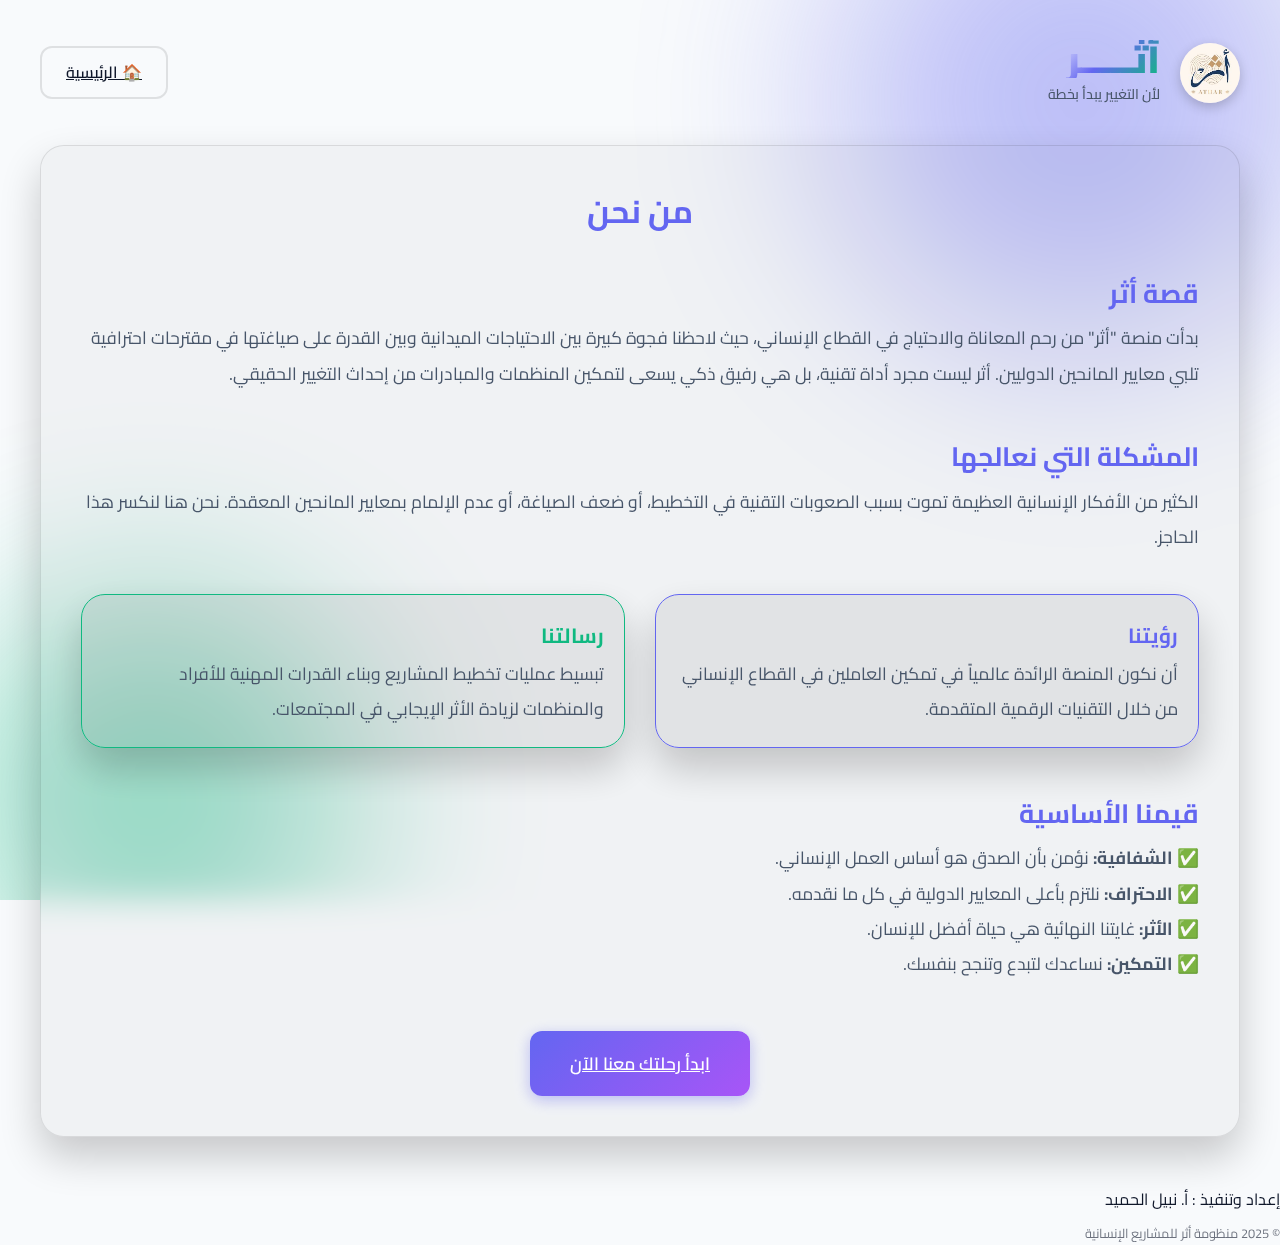
<file: about.html>
<!DOCTYPE html>
<html lang="ar" dir="rtl">

<head>
    <meta charset="UTF-8">
    <meta name="viewport" content="width=device-width, initial-scale=1.0">
    <title>من نحن | منصة أثر</title>
    <link href="https://fonts.googleapis.com/css2?family=Cairo:wght@400;600;700;900&display=swap" rel="stylesheet">
    <link rel="stylesheet" href="style.css">
</head>

<body>
    <div class="bg-blobs">
        <div class="blob blob-1"></div>
        <div class="blob blob-2"></div>
    </div>

    <div class="container">
        <nav>
            <div class="logo-container">
                <a href="index.html" style="text-decoration:none; display:flex; align-items:center; gap:20px;">
                    <img src="تنزيل.jpg" alt="Logo" id="mainLogo">
                    <div>
                        <div class="logo">أثـــــر</div>
                        <div class="logo-slogan">لأن التغيير يبدأ بخطة</div>
                    </div>
                </a>
            </div>
            <div class="nav-actions">
                <a href="index.html" class="btn btn-ghost">🏠 الرئيسية</a>
            </div>
        </nav>

        <main class="glass-card" style="padding: 40px; margin-top: 40px;">
            <h1 style="text-align: center; color: var(--primary); margin-bottom: 30px;">من نحن</h1>

            <section class="about-content" style="line-height: 2; font-size: 1.1rem; color: var(--text-secondary);">
                <div style="margin-bottom: 40px;">
                    <h2 style="color: var(--primary);">قصة أثر</h2>
                    <p>
                        بدأت منصة "أثر" من رحم المعاناة والاحتياج في القطاع الإنساني، حيث لاحظنا فجوة كبيرة بين
                        الاحتياجات الميدانية وبين القدرة على صياغتها في مقترحات احترافية تلبي معايير المانحين الدوليين.
                        أثر ليست مجرد أداة تقنية، بل هي رفيق ذكي يسعى لتمكين المنظمات والمبادرات من إحداث التغيير
                        الحقيقي.
                    </p>
                </div>

                <div style="margin-bottom: 40px;">
                    <h2 style="color: var(--primary);">المشكلة التي نعالجها</h2>
                    <p>
                        الكثير من الأفكار الإنسانية العظيمة تموت بسبب الصعوبات التقنية في التخطيط، أو ضعف الصياغة، أو
                        عدم الإلمام بمعايير المانحين المعقدة. نحن هنا لنكسر هذا الحاجز.
                    </p>
                </div>

                <div style="display: grid; grid-template-columns: 1fr 1fr; gap: 30px; margin-bottom: 40px;">
                    <div class="glass-card" style="padding: 20px; border: 1px solid var(--primary);">
                        <h3 style="color: var(--primary);">رؤيتنا</h3>
                        <p>أن نكون المنصة الرائدة عالمياً في تمكين العاملين في القطاع الإنساني من خلال التقنيات الرقمية
                            المتقدمة.</p>
                    </div>
                    <div class="glass-card" style="padding: 20px; border: 1px solid var(--accent);">
                        <h3 style="color: var(--accent);">رسالتنا</h3>
                        <p>تبسيط عمليات تخطيط المشاريع وبناء القدرات المهنية للأفراد والمنظمات لزيادة الأثر الإيجابي في
                            المجتمعات.</p>
                    </div>
                </div>

                <div style="margin-bottom: 40px;">
                    <h2 style="color: var(--primary);">قيمنا الأساسية</h2>
                    <ul style="list-style: none; padding: 0;">
                        <li>✅ <strong>الشفافية:</strong> نؤمن بأن الصدق هو أساس العمل الإنساني.</li>
                        <li>✅ <strong>الاحتراف:</strong> نلتزم بأعلى المعايير الدولية في كل ما نقدمه.</li>
                        <li>✅ <strong>الأثر:</strong> غايتنا النهائية هي حياة أفضل للإنسان.</li>
                        <li>✅ <strong>التمكين:</strong> نساعدك لتبدع وتنجح بنفسك.</li>
                    </ul>
                </div>

                <div style="text-align: center; margin-top: 50px;">
                    <a href="index.html" class="btn btn-primary" style="padding: 15px 40px;">ابدأ رحلتك معنا الآن</a>
                </div>
            </section>
        </main>
    </div>

    <footer class="main-footer" style="margin-top: 50px;">
        <div class="footer-credit">
            <span>إعداد وتنفيذ : </span>
            <span class="credit-name">أ. نبيل الحميد</span>
        </div>
        <div style="margin-top: 10px; opacity: 0.6; font-size: 0.8rem;">
            &copy; 2025 منظومة أثر للمشاريع الإنسانية
        </div>
    </footer>
    <script>
        // Load saved theme
        if (localStorage.getItem('theme') === 'dark') {
            document.body.classList.add('dark-theme');
        } else {
            document.body.classList.add('light-theme');
        }
    </script>
</body>

</html>
</file>
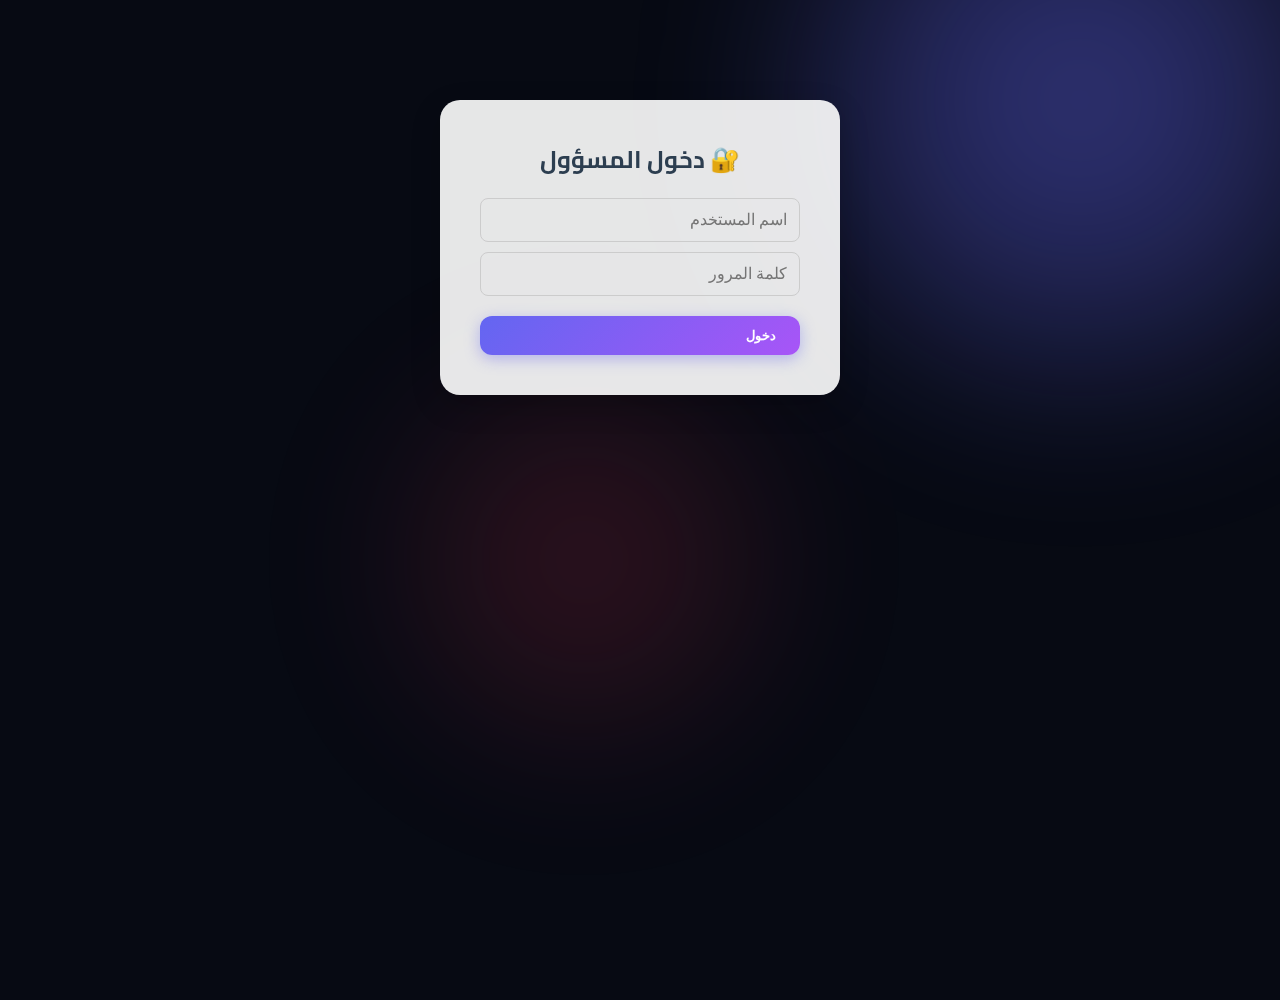
<file: admin.html>
<!DOCTYPE html>
<html lang="ar" dir="rtl">

<head>
    <meta charset="UTF-8">
    <meta name="viewport" content="width=device-width, initial-scale=1.0">
    <title>أثر | لوحة التحكم</title>
    <link
        href="https://fonts.googleapis.com/css2?family=Outfit:wght@300;400;600;800&family=Cairo:wght@400;600;700;900&display=swap"
        rel="stylesheet">
    <link rel="stylesheet" href="style.css">
    <style>
        .login-card {
            max-width: 400px;
            margin: 100px auto;
            padding: 40px;
            background: rgba(255, 255, 255, 0.9);
            border-radius: 20px;
            box-shadow: 0 10px 30px rgba(0, 0, 0, 0.2);
            text-align: center;
        }

        .dashboard {
            display: none;
            max-width: 800px;
            margin: 50px auto;
        }

        .status-box {
            padding: 15px;
            border-radius: 8px;
            margin-top: 10px;
            font-weight: bold;
            text-align: center;
        }

        .success {
            background: #d1fae5;
            color: #065f46;
        }

        .error {
            background: #fee2e2;
            color: #991b1b;
        }
    </style>
</head>

<body>
    <div class="bg-blobs">
        <div class="blob blob-1"></div>
        <div class="blob blob-3"></div>
    </div>

    <!-- Login Section -->
    <div id="loginSection" class="container">
        <div class="login-card">
            <h2 style="color:#2c3e50; margin-bottom:20px;">🔐 دخول المسؤول</h2>
            <input type="text" id="username" placeholder="اسم المستخدم"
                style="width:100%; padding:12px; margin-bottom:10px; border-radius:8px; border:1px solid #ccc;">
            <input type="password" id="password" placeholder="كلمة المرور"
                style="width:100%; padding:12px; margin-bottom:20px; border-radius:8px; border:1px solid #ccc;">
            <button onclick="attemptLogin()" class="btn btn-primary" style="width:100%;">دخول</button>
            <p id="loginError" style="color:red; margin-top:10px; display:none;">بيانات خاطئة</p>
        </div>
    </div>

    <!-- Dashboard Section -->
    <div id="dashboardSection" class="container dashboard">
        <nav style="display:flex; justify-content:space-between; align-items:center; margin-bottom:30px;">
            <h1 style="color:white; margin:0;">⚙️ إعدادات القوالب</h1>
            <button onclick="logout()" class="btn btn-ghost" style="color:white;">تسجيل خروج</button>
        </nav>

        <div class="glass-card">
            <h3>📂 إدارة القالب المخصص</h3>
            <p style="color:#666; margin-bottom:20px;">
                <strong>النظام يعمل حالياً على:</strong><br>
                1. البحث عن قالب في المتصفح (مرفوع هنا).<br>
                2. إذا لم يوجد، يبحث عن ملف <code>00.docx</code> في المجلد.<br>
                3. إذا لم يوجد، يستخدم PDF الافتراضي.
            </p>

            <div style="border: 2px dashed #ccc; padding: 40px; text-align: center; border-radius: 10px; cursor: pointer;"
                onclick="document.getElementById('templateInput').click()">
                <div style="font-size:3rem;">📄</div>
                <p>اضغط لاستبدال القالب (تجاوز الملف 00.docx)</p>
                <input type="file" id="templateInput" accept=".docx" style="display:none;"
                    onchange="handleFileSelect(this)">
            </div>

            <div id="uploadStatus" style="display:none;"></div>

            <div style="margin-top: 30px; border-top: 1px solid #eee; padding-top: 20px;">
                <h4>حالة القالب المخصص (Browser Storage):</h4>
                <p id="currentTemplateName" style="color:var(--primary); font-weight:bold;">...</p>
                <button onclick="clearTemplate()" class="btn btn-ghost" style="color:red; font-size:0.9rem;">🗑️ حذف
                    واستخدام الملف الأصلي (00.docx)</button>
            </div>
        </div>

        <div style="text-align:center; margin-top:20px;">
            <a href="cv.html" class="btn btn-primary">الذهاب لصفحة السيرة الذاتية ➡️</a>
        </div>
    </div>

    <script>
        // Auth Logic
        function attemptLogin() {
            const u = document.getElementById('username').value;
            const p = document.getElementById('password').value;
            if (u === 'abo' && p === '0990073618') {
                sessionStorage.setItem('admin_logged_in', 'true');
                showDashboard();
            } else {
                document.getElementById('loginError').style.display = 'block';
            }
        }

        function showDashboard() {
            document.getElementById('loginSection').style.display = 'none';
            document.getElementById('dashboardSection').style.display = 'block';
            checkCurrentTemplate();
        }

        function logout() {
            sessionStorage.removeItem('admin_logged_in');
            location.reload();
        }

        if (sessionStorage.getItem('admin_logged_in') === 'true') showDashboard();

        // Template Logic
        function handleFileSelect(input) {
            const file = input.files[0];
            if (!file) return;

            if (file.size > 4000000) {
                alert("الملف كبير جداً!");
                return;
            }

            const reader = new FileReader();
            reader.onload = function (e) {
                try {
                    const base64 = e.target.result;
                    localStorage.setItem('customCvTemplate', base64);
                    localStorage.setItem('customCvTemplateName', file.name);

                    const status = document.getElementById('uploadStatus');
                    status.className = 'status-box success';
                    status.innerText = 'تم تفعيل القالب الجديد بنجاح! ✅';
                    status.style.display = 'block';
                    checkCurrentTemplate();
                } catch (err) {
                    alert("خطأ في التخزين.");
                }
            };
            reader.readAsDataURL(file);
        }

        function checkCurrentTemplate() {
            const name = localStorage.getItem('customCvTemplateName');
            if (name) {
                document.getElementById('currentTemplateName').innerText = "✅ مفعل: " + name;
            } else {
                document.getElementById('currentTemplateName').innerText = "❌ غير مفعل (يستخدم 00.docx إذا وجد)";
            }
        }

        function clearTemplate() {
            if (confirm('هل تريد حذف القالب المرفوع والرجوع لملف 00.docx؟')) {
                localStorage.removeItem('customCvTemplate');
                localStorage.removeItem('customCvTemplateName');
                location.reload();
            }
        }
    </script>
</body>

</html>
</file>
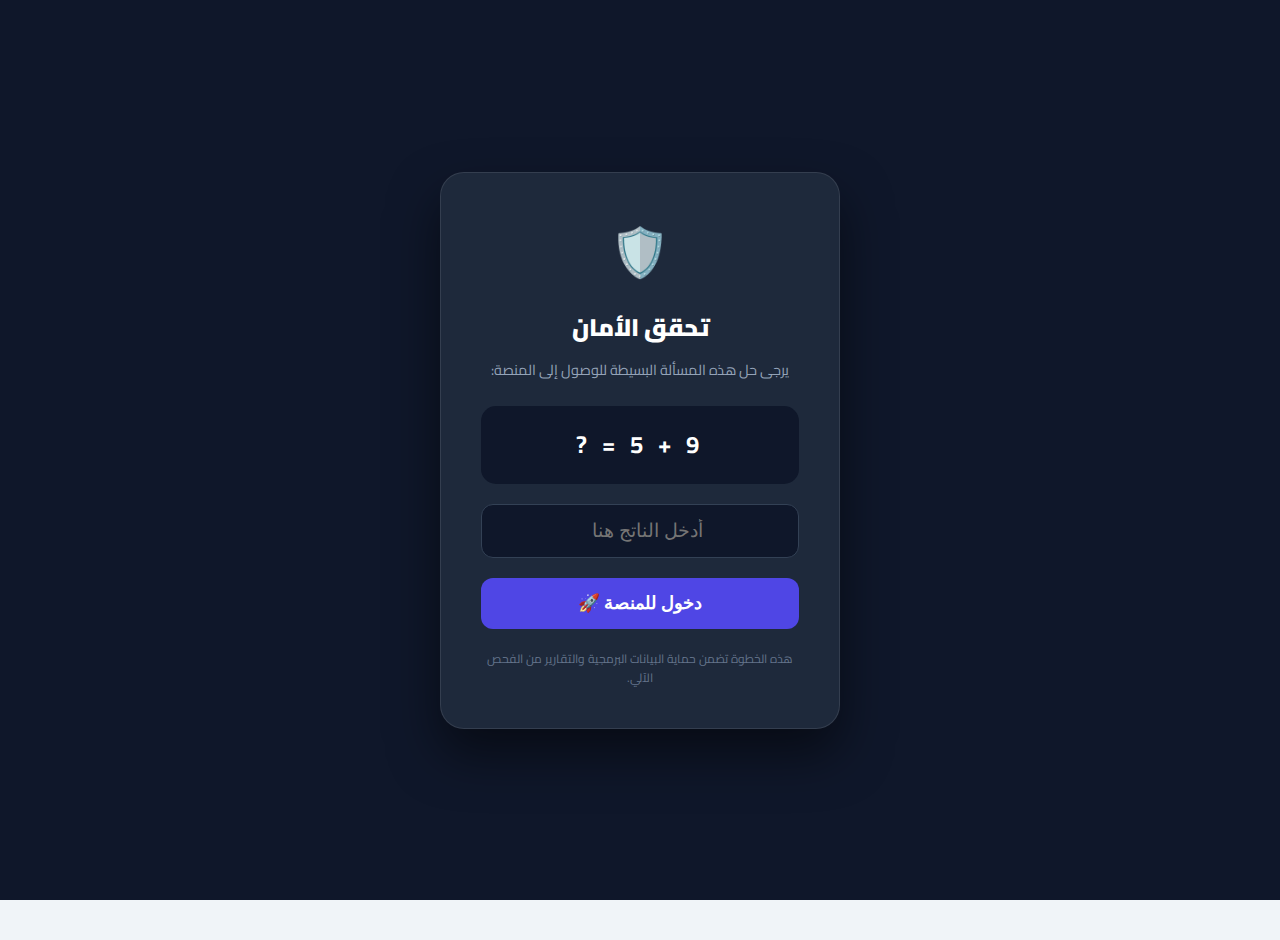
<file: burnout_prevent.html>
<!DOCTYPE html>
<html lang="ar" dir="rtl">

<head>
    <meta charset="UTF-8">
    <meta name="viewport" content="width=device-width, initial-scale=1.0">
    <title>أثر | الوقاية من الاحتراق والاستدامة المهنية</title>
    <link rel="stylesheet" href="style.css">
    <link href="https://fonts.googleapis.com/css2?family=Cairo:wght@400;700;800;900&display=swap" rel="stylesheet">
    <link rel="stylesheet" href="https://cdnjs.cloudflare.com/ajax/libs/font-awesome/6.0.0/css/all.min.css">
    <script src="protection.js"></script>
    <script src="js/modules/prompt_builder.js"></script>
    <script src="js/modules/api_proxy.js"></script>
</head>

<body class="light-theme">
    <div class="bg-blobs">
        <div class="blob blob-1"></div>
        <div class="blob blob-2"></div>
    </div>

    <div class="container" style="max-width: 900px;">
        <nav>
            <div class="logo-container">
                <div class="ripple-wrapper">
                    <div class="ripple"></div>
                    <img src="تنزيل.jpg" id="mainLogo" alt="Athar">
                </div>
                <div>
                    <div class="logo">أثر</div>
                    <div class="logo-slogan">الاستدامة والرفاه المهني</div>
                </div>
            </div>
            <a href="index.html" class="btn btn-ghost">العودة للرئيسية</a>
        </nav>

        <div class="glass-card anim-fade-in" style="margin-top: 40px; border-top: 4px solid var(--accent);">
            <h2 style="color: var(--accent); margin-bottom: 20px; font-weight: 900;">🧘 استدامة العمل الإنساني</h2>
            <p style="color: var(--text-secondary); margin-bottom: 30px;">احمِ نفسك من الاحتراق المهني وبنِ مساراً
                مستداماً يعتمد على التوازن بين الأداء المتميز والرفاه الشخصي.</p>

            <div class="form-group">
                <label>طبيعة عملك (أو الوظيفة المستهدفة):</label>
                <input type="text" id="jobNature" placeholder="مثلاً: منسق حماية، عمل ميداني، ضباط بيانات..."
                    class="elegant-input">
            </div>
            <div class="form-group" style="margin-top: 15px;">
                <label>توصيف الضغوط التي تواجهها:</label>
                <textarea id="workEnv" placeholder="مثلاً: ساعات عمل طويلة، التعامل مع صدمات، ضغط مواعيد نهائية..."
                    style="min-height: 100px;"></textarea>
            </div>

            <button id="checkBurnoutBtn" class="btn btn-primary"
                style="width: 100%; justify-content: center; padding: 18px; font-size: 1.1rem; border-radius: 16px; background: var(--accent); border-color: var(--accent);">
                تقييم الاستدامة الفوري ⚡
            </button>
        </div>

        <div id="loader" style="display: none; margin: 40px 0; text-align: center;">
            <div class="loading-spinner"
                style="border: 4px solid var(--glass-border); border-top-color: var(--accent); width: 50px; height: 50px; border-radius: 50%; animation: spin 1s linear infinite; margin: 0 auto 20px;">
            </div>
            <p style="color: var(--accent); font-weight: 700;">جاري تحليل مؤشرات الضغط والرفاه...</p>
        </div>

        <div id="resultArea" style="display: none;" class="anim-slide-up">
            <div class="glass-card" style="margin-top: 30px;">
                <div id="burnoutContent"></div>
                <button onclick="ProtectionManager.verify(() => window.print())" class="btn btn-ghost"
                    style="width: 100%; margin-top: 40px; justify-content: center;">
                    <i class="fas fa-file-pdf"></i> تحميل تقرير الوقاية
                </button>
            </div>
        </div>
    </div>

    <footer class="main-footer">
        <div class="footer-credit">تطوير وتنفيذ أ. نبيل الحميد &copy; 2025</div>
    </footer>

    <style>
        @keyframes spin {
            to {
                transform: rotate(360deg);
            }
        }

        .indicator-box {
            text-align: center;
            padding: 25px;
            border-radius: 20px;
            margin-bottom: 30px;
            border: 1px solid var(--glass-border);
        }

        .logic-card {
            background: rgba(0, 0, 0, 0.02);
            padding: 20px;
            border-radius: 16px;
            margin-bottom: 20px;
            border-right: 4px solid var(--accent);
        }

        .tip-item {
            display: flex;
            gap: 15px;
            margin-bottom: 12px;
            color: var(--text-primary);
        }

        .tip-item i {
            color: var(--accent);
            margin-top: 4px;
        }

        .elegant-input {
            padding: 14px 20px;
            background: rgba(255, 255, 255, 0.5);
            border: 1px solid var(--glass-border);
            border-radius: 12px;
            font-family: 'Cairo';
            width: 100%;
        }

        .glass-card {
            background: rgba(255, 255, 255, 0.8) !important;
            backdrop-filter: blur(20px) !important;
            border: 1px solid rgba(255, 255, 255, 0.5) !important;
            box-shadow: 0 20px 40px rgba(0, 0, 0, 0.05) !important;
        }

        body.light-theme {
            background-color: #f0f4f8 !important;
        }
    </style>

    <script src="protection.js"></script>
    <script>
        const apiProxy = new APIProxy();
        document.getElementById('checkBurnoutBtn').onclick = async () => {
            const nature = document.getElementById('jobNature').value;
            const env = document.getElementById('workEnv').value;
            if (!nature) return alert("يرجى إدخال طبيعة العمل");

            const btn = document.getElementById('checkBurnoutBtn');
            const loader = document.getElementById('loader');
            const resultArea = document.getElementById('resultArea');

            btn.disabled = true;
            loader.style.display = 'block';
            resultArea.style.display = 'none';

            const prompt = PromptBuilder.buildUnifiedPrompt('احتراق', nature, {
                jobDescription: env,
                itemCount: 10
            });

            try {
                const data = await apiProxy.callAI(prompt, { model: "llama-3.3-70b-versatile" });
                if (!data) throw new Error("AI_ERROR");

                let riskColor = data.burnout_risk === 'High' ? 'var(--danger)' : (data.burnout_risk === 'Medium' ? '#eab308' : 'var(--accent)');

                document.getElementById('burnoutContent').innerHTML = `
                    <div class="indicator-box" style="border-top: 5px solid ${riskColor}; background: ${riskColor}05;">
                        <h2 style="color: ${riskColor}; margin-bottom: 10px;">مستوى الخطر: ${data.risk_ar}</h2>
                        <p style="color: var(--text-primary); font-weight: 600;">${data.analysis}</p>
                    </div>

                    <h3 style="color: var(--accent); margin-bottom: 20px;">🚩 مؤشرات تستوجب الحذر:</h3>
                    <div style="margin-bottom: 30px;">
                        ${(data.markers || []).map(m => `<div class="logic-card">${m}</div>`).join('')}
                    </div>

                    <h3 style="color: var(--accent); margin-bottom: 20px;">🛡️ استراتيجيات الحماية الفورية:</h3>
                    <div style="margin-bottom: 30px;">
                        ${(data.survival_tips || []).map(t => `<div class="tip-item"><i class="fas fa-shield-alt"></i><span>${t}</span></div>`).join('')}
                    </div>

                    <div style="background: var(--accent)08; padding: 25px; border-radius: 20px; border: 1px dashed var(--accent);">
                        <h3 style="color: var(--accent); margin-bottom: 15px;">📅 رؤية الاستدامة الطويلة:</h3>
                        <p style="line-height: 1.8;">${data.long_term_plan}</p>
                    </div>
                `;

                resultArea.style.display = 'block';
                window.scrollTo({ top: resultArea.offsetTop - 50, behavior: 'smooth' });
            } catch (e) {
                console.error(e);
                alert("تعذر إجراء التقييم حالياً. يرجى المحاولة مرة أخرى.");
            } finally {
                btn.disabled = false;
                loader.style.display = 'none';
            }
        };
    </script>
</body>

</html>
</file>
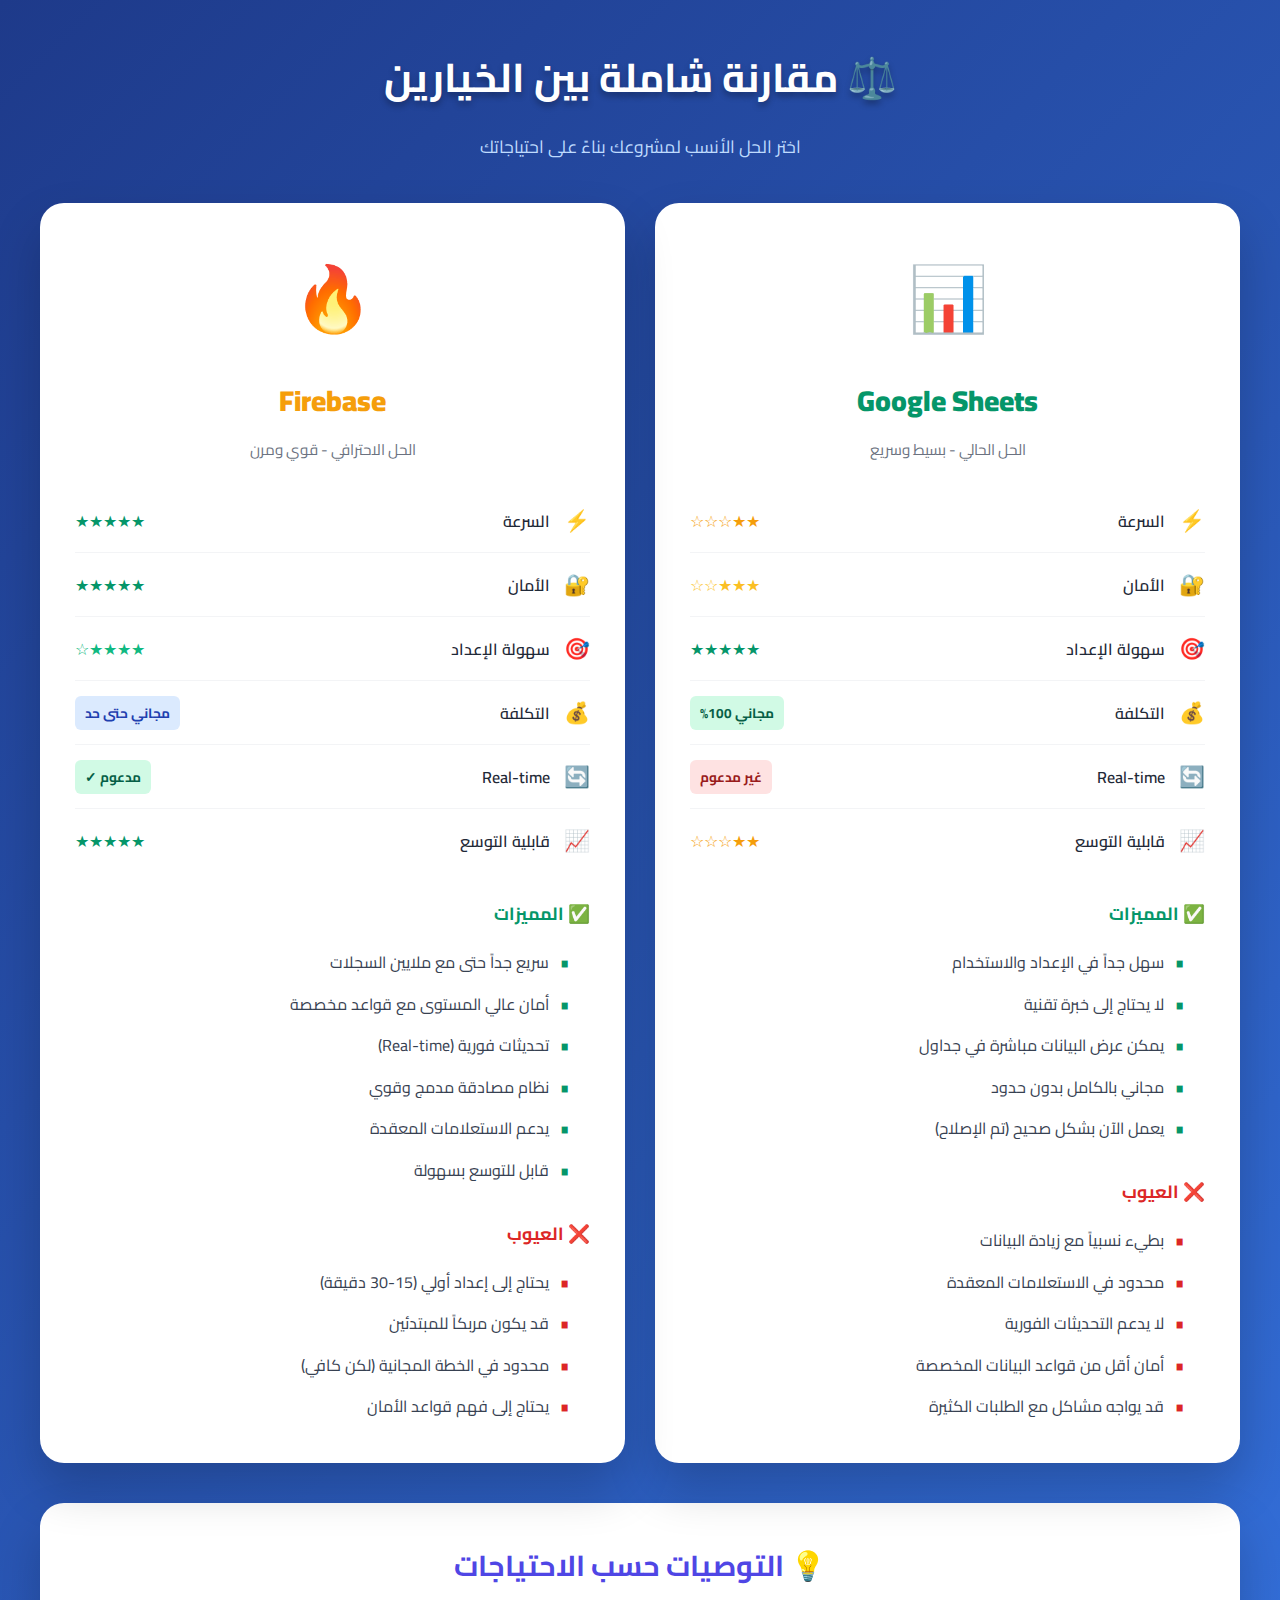
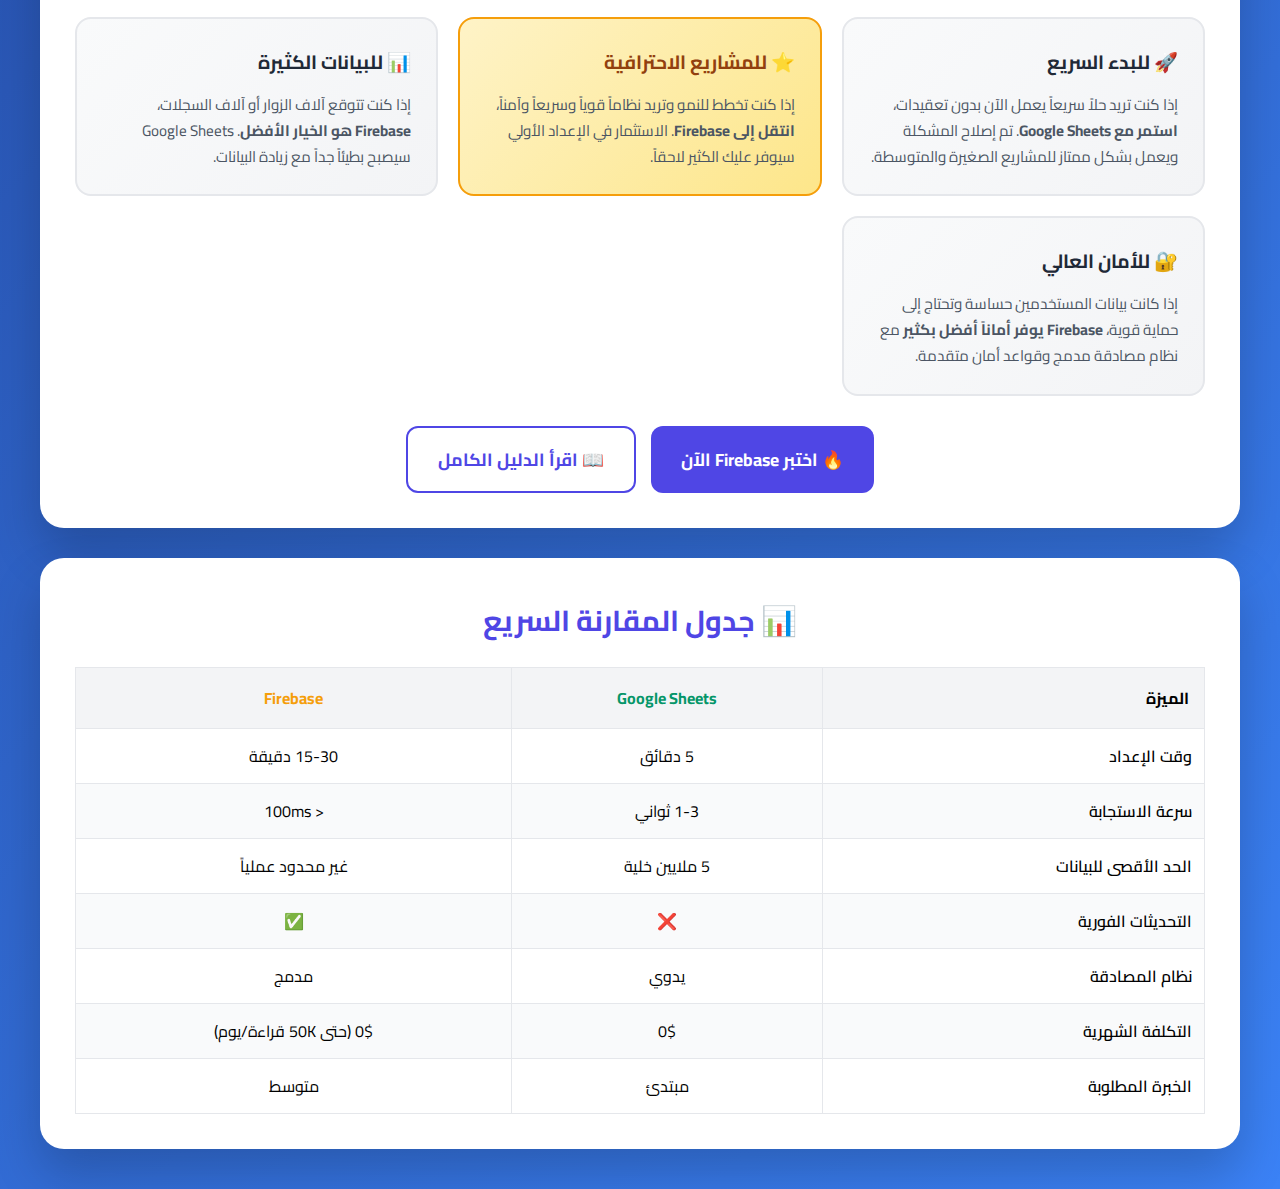
<file: comparison.html>
<!DOCTYPE html>
<html lang="ar" dir="rtl">

<head>
    <meta charset="UTF-8">
    <meta name="viewport" content="width=device-width, initial-scale=1.0">
    <title>مقارنة بين Google Sheets و Firebase - منصة أثر</title>
    <link href="https://fonts.googleapis.com/css2?family=Cairo:wght@400;600;700;900&display=swap" rel="stylesheet">
    <style>
        * {
            margin: 0;
            padding: 0;
            box-sizing: border-box;
        }

        body {
            font-family: 'Cairo', sans-serif;
            background: linear-gradient(135deg, #1e3a8a 0%, #3b82f6 100%);
            min-height: 100vh;
            padding: 40px 20px;
        }

        .container {
            max-width: 1200px;
            margin: 0 auto;
        }

        h1 {
            text-align: center;
            color: white;
            font-size: 2.5rem;
            margin-bottom: 15px;
            text-shadow: 0 4px 6px rgba(0, 0, 0, 0.3);
        }

        .subtitle {
            text-align: center;
            color: #bfdbfe;
            font-size: 1.1rem;
            margin-bottom: 40px;
        }

        .comparison-grid {
            display: grid;
            grid-template-columns: repeat(auto-fit, minmax(350px, 1fr));
            gap: 30px;
            margin-bottom: 40px;
        }

        .card {
            background: white;
            border-radius: 24px;
            padding: 35px;
            box-shadow: 0 25px 50px rgba(0, 0, 0, 0.2);
            transition: transform 0.3s, box-shadow 0.3s;
        }

        .card:hover {
            transform: translateY(-5px);
            box-shadow: 0 30px 60px rgba(0, 0, 0, 0.3);
        }

        .card-header {
            text-align: center;
            margin-bottom: 25px;
        }

        .card-icon {
            font-size: 4rem;
            margin-bottom: 15px;
        }

        .card-title {
            font-size: 1.8rem;
            font-weight: 900;
            margin-bottom: 8px;
        }

        .card.sheets .card-title {
            color: #059669;
        }

        .card.firebase .card-title {
            color: #f59e0b;
        }

        .card-subtitle {
            color: #6b7280;
            font-size: 0.95rem;
        }

        .feature-list {
            list-style: none;
            margin-bottom: 25px;
        }

        .feature-list li {
            padding: 12px 0;
            border-bottom: 1px solid #f3f4f6;
            display: flex;
            align-items: center;
            gap: 10px;
        }

        .feature-list li:last-child {
            border-bottom: none;
        }

        .feature-icon {
            font-size: 1.3rem;
            min-width: 30px;
        }

        .feature-name {
            font-weight: 600;
            color: #1f2937;
            flex: 1;
        }

        .feature-value {
            font-weight: bold;
            padding: 4px 10px;
            border-radius: 6px;
            font-size: 0.85rem;
        }

        .rating {
            display: inline-block;
        }

        .rating-5 {
            color: #059669;
        }

        .rating-4 {
            color: #10b981;
        }

        .rating-3 {
            color: #fbbf24;
        }

        .rating-2 {
            color: #f59e0b;
        }

        .rating-1 {
            color: #ef4444;
        }

        .pros-cons {
            margin-top: 25px;
        }

        .pros-cons h3 {
            font-size: 1.1rem;
            margin-bottom: 12px;
            display: flex;
            align-items: center;
            gap: 8px;
        }

        .pros-cons.pros h3 {
            color: #059669;
        }

        .pros-cons.cons h3 {
            color: #dc2626;
        }

        .pros-cons ul {
            list-style: none;
            padding-right: 20px;
        }

        .pros-cons ul li {
            padding: 8px 0;
            display: flex;
            align-items: flex-start;
            gap: 10px;
            color: #374151;
            line-height: 1.6;
        }

        .pros-cons ul li::before {
            content: "•";
            font-size: 1.5rem;
            line-height: 1;
        }

        .pros-cons.pros ul li::before {
            color: #059669;
        }

        .pros-cons.cons ul li::before {
            color: #dc2626;
        }

        .recommendation {
            background: white;
            border-radius: 24px;
            padding: 35px;
            box-shadow: 0 25px 50px rgba(0, 0, 0, 0.2);
            margin-top: 30px;
        }

        .recommendation h2 {
            color: #4f46e5;
            font-size: 1.8rem;
            margin-bottom: 20px;
            text-align: center;
        }

        .recommendation-grid {
            display: grid;
            grid-template-columns: repeat(auto-fit, minmax(280px, 1fr));
            gap: 20px;
            margin-top: 25px;
        }

        .recommendation-card {
            background: linear-gradient(135deg, #f9fafb 0%, #f3f4f6 100%);
            border-radius: 16px;
            padding: 25px;
            border: 2px solid #e5e7eb;
        }

        .recommendation-card h3 {
            color: #1f2937;
            font-size: 1.2rem;
            margin-bottom: 12px;
            display: flex;
            align-items: center;
            gap: 10px;
        }

        .recommendation-card p {
            color: #4b5563;
            line-height: 1.7;
            font-size: 0.95rem;
        }

        .recommendation-card.highlight {
            background: linear-gradient(135deg, #fef3c7 0%, #fde68a 100%);
            border-color: #f59e0b;
        }

        .recommendation-card.highlight h3 {
            color: #92400e;
        }

        .cta-buttons {
            display: flex;
            gap: 15px;
            justify-content: center;
            margin-top: 30px;
            flex-wrap: wrap;
        }

        .cta-button {
            padding: 15px 30px;
            border-radius: 12px;
            font-weight: bold;
            font-size: 1.1rem;
            text-decoration: none;
            transition: 0.3s;
            display: inline-flex;
            align-items: center;
            gap: 10px;
        }

        .cta-button.primary {
            background: #4f46e5;
            color: white;
        }

        .cta-button.primary:hover {
            background: #4338ca;
            transform: translateY(-2px);
            box-shadow: 0 10px 20px rgba(79, 70, 229, 0.3);
        }

        .cta-button.secondary {
            background: white;
            color: #4f46e5;
            border: 2px solid #4f46e5;
        }

        .cta-button.secondary:hover {
            background: #4f46e5;
            color: white;
        }

        @media (max-width: 768px) {
            h1 {
                font-size: 1.8rem;
            }

            .comparison-grid {
                grid-template-columns: 1fr;
            }

            .recommendation-grid {
                grid-template-columns: 1fr;
            }

            .cta-buttons {
                flex-direction: column;
            }

            .cta-button {
                width: 100%;
                justify-content: center;
            }
        }
    </style>
</head>

<body>
    <div class="container">
        <h1>⚖️ مقارنة شاملة بين الخيارين</h1>
        <p class="subtitle">اختر الحل الأنسب لمشروعك بناءً على احتياجاتك</p>

        <div class="comparison-grid">
            <!-- Google Sheets Card -->
            <div class="card sheets">
                <div class="card-header">
                    <div class="card-icon">📊</div>
                    <h2 class="card-title">Google Sheets</h2>
                    <p class="card-subtitle">الحل الحالي - بسيط وسريع</p>
                </div>

                <ul class="feature-list">
                    <li>
                        <span class="feature-icon">⚡</span>
                        <span class="feature-name">السرعة</span>
                        <span class="rating rating-2">★★☆☆☆</span>
                    </li>
                    <li>
                        <span class="feature-icon">🔐</span>
                        <span class="feature-name">الأمان</span>
                        <span class="rating rating-3">★★★☆☆</span>
                    </li>
                    <li>
                        <span class="feature-icon">🎯</span>
                        <span class="feature-name">سهولة الإعداد</span>
                        <span class="rating rating-5">★★★★★</span>
                    </li>
                    <li>
                        <span class="feature-icon">💰</span>
                        <span class="feature-name">التكلفة</span>
                        <span class="feature-value" style="background: #d1fae5; color: #065f46;">مجاني 100%</span>
                    </li>
                    <li>
                        <span class="feature-icon">🔄</span>
                        <span class="feature-name">Real-time</span>
                        <span class="feature-value" style="background: #fee2e2; color: #991b1b;">غير مدعوم</span>
                    </li>
                    <li>
                        <span class="feature-icon">📈</span>
                        <span class="feature-name">قابلية التوسع</span>
                        <span class="rating rating-2">★★☆☆☆</span>
                    </li>
                </ul>

                <div class="pros-cons pros">
                    <h3>✅ المميزات</h3>
                    <ul>
                        <li>سهل جداً في الإعداد والاستخدام</li>
                        <li>لا يحتاج إلى خبرة تقنية</li>
                        <li>يمكن عرض البيانات مباشرة في جداول</li>
                        <li>مجاني بالكامل بدون حدود</li>
                        <li>يعمل الآن بشكل صحيح (تم الإصلاح)</li>
                    </ul>
                </div>

                <div class="pros-cons cons">
                    <h3>❌ العيوب</h3>
                    <ul>
                        <li>بطيء نسبياً مع زيادة البيانات</li>
                        <li>محدود في الاستعلامات المعقدة</li>
                        <li>لا يدعم التحديثات الفورية</li>
                        <li>أمان أقل من قواعد البيانات المخصصة</li>
                        <li>قد يواجه مشاكل مع الطلبات الكثيرة</li>
                    </ul>
                </div>
            </div>

            <!-- Firebase Card -->
            <div class="card firebase">
                <div class="card-header">
                    <div class="card-icon">🔥</div>
                    <h2 class="card-title">Firebase</h2>
                    <p class="card-subtitle">الحل الاحترافي - قوي ومرن</p>
                </div>

                <ul class="feature-list">
                    <li>
                        <span class="feature-icon">⚡</span>
                        <span class="feature-name">السرعة</span>
                        <span class="rating rating-5">★★★★★</span>
                    </li>
                    <li>
                        <span class="feature-icon">🔐</span>
                        <span class="feature-name">الأمان</span>
                        <span class="rating rating-5">★★★★★</span>
                    </li>
                    <li>
                        <span class="feature-icon">🎯</span>
                        <span class="feature-name">سهولة الإعداد</span>
                        <span class="rating rating-4">★★★★☆</span>
                    </li>
                    <li>
                        <span class="feature-icon">💰</span>
                        <span class="feature-name">التكلفة</span>
                        <span class="feature-value" style="background: #dbeafe; color: #1e40af;">مجاني حتى حد</span>
                    </li>
                    <li>
                        <span class="feature-icon">🔄</span>
                        <span class="feature-name">Real-time</span>
                        <span class="feature-value" style="background: #d1fae5; color: #065f46;">مدعوم ✓</span>
                    </li>
                    <li>
                        <span class="feature-icon">📈</span>
                        <span class="feature-name">قابلية التوسع</span>
                        <span class="rating rating-5">★★★★★</span>
                    </li>
                </ul>

                <div class="pros-cons pros">
                    <h3>✅ المميزات</h3>
                    <ul>
                        <li>سريع جداً حتى مع ملايين السجلات</li>
                        <li>أمان عالي المستوى مع قواعد مخصصة</li>
                        <li>تحديثات فورية (Real-time)</li>
                        <li>نظام مصادقة مدمج وقوي</li>
                        <li>يدعم الاستعلامات المعقدة</li>
                        <li>قابل للتوسع بسهولة</li>
                    </ul>
                </div>

                <div class="pros-cons cons">
                    <h3>❌ العيوب</h3>
                    <ul>
                        <li>يحتاج إلى إعداد أولي (15-30 دقيقة)</li>
                        <li>قد يكون مربكاً للمبتدئين</li>
                        <li>محدود في الخطة المجانية (لكن كافي)</li>
                        <li>يحتاج إلى فهم قواعد الأمان</li>
                    </ul>
                </div>
            </div>
        </div>

        <!-- Recommendation Section -->
        <div class="recommendation">
            <h2>💡 التوصيات حسب الاحتياجات</h2>

            <div class="recommendation-grid">
                <div class="recommendation-card">
                    <h3>🚀 للبدء السريع</h3>
                    <p>
                        إذا كنت تريد حلاً سريعاً يعمل الآن بدون تعقيدات،
                        <strong>استمر مع Google Sheets</strong>.
                        تم إصلاح المشكلة ويعمل بشكل ممتاز للمشاريع الصغيرة والمتوسطة.
                    </p>
                </div>

                <div class="recommendation-card highlight">
                    <h3>⭐ للمشاريع الاحترافية</h3>
                    <p>
                        إذا كنت تخطط للنمو وتريد نظاماً قوياً وسريعاً وآمناً،
                        <strong>انتقل إلى Firebase</strong>.
                        الاستثمار في الإعداد الأولي سيوفر عليك الكثير لاحقاً.
                    </p>
                </div>

                <div class="recommendation-card">
                    <h3>📊 للبيانات الكثيرة</h3>
                    <p>
                        إذا كنت تتوقع آلاف الزوار أو آلاف السجلات،
                        <strong>Firebase هو الخيار الأفضل</strong>.
                        Google Sheets سيصبح بطيئاً جداً مع زيادة البيانات.
                    </p>
                </div>

                <div class="recommendation-card">
                    <h3>🔐 للأمان العالي</h3>
                    <p>
                        إذا كانت بيانات المستخدمين حساسة وتحتاج إلى حماية قوية،
                        <strong>Firebase يوفر أماناً أفضل بكثير</strong>
                        مع نظام مصادقة مدمج وقواعد أمان متقدمة.
                    </p>
                </div>
            </div>

            <div class="cta-buttons">
                <a href="firebase_test.html" class="cta-button primary">
                    🔥 اختبر Firebase الآن
                </a>
                <a href="NOSQL_DATABASE_GUIDE.md" class="cta-button secondary">
                    📖 اقرأ الدليل الكامل
                </a>
            </div>
        </div>

        <!-- Summary Table -->
        <div class="recommendation" style="margin-top: 30px;">
            <h2>📊 جدول المقارنة السريع</h2>
            <div style="overflow-x: auto; margin-top: 20px;">
                <table style="width: 100%; border-collapse: collapse;">
                    <thead>
                        <tr style="background: #f3f4f6;">
                            <th style="padding: 15px; text-align: right; border: 1px solid #e5e7eb;">الميزة</th>
                            <th style="padding: 15px; text-align: center; border: 1px solid #e5e7eb; color: #059669;">
                                Google Sheets</th>
                            <th style="padding: 15px; text-align: center; border: 1px solid #e5e7eb; color: #f59e0b;">
                                Firebase</th>
                        </tr>
                    </thead>
                    <tbody>
                        <tr>
                            <td style="padding: 12px; border: 1px solid #e5e7eb; font-weight: 600;">وقت الإعداد</td>
                            <td style="padding: 12px; border: 1px solid #e5e7eb; text-align: center;">5 دقائق</td>
                            <td style="padding: 12px; border: 1px solid #e5e7eb; text-align: center;">15-30 دقيقة</td>
                        </tr>
                        <tr style="background: #f9fafb;">
                            <td style="padding: 12px; border: 1px solid #e5e7eb; font-weight: 600;">سرعة الاستجابة</td>
                            <td style="padding: 12px; border: 1px solid #e5e7eb; text-align: center;">1-3 ثواني</td>
                            <td style="padding: 12px; border: 1px solid #e5e7eb; text-align: center;">
                                < 100ms</td>
                        </tr>
                        <tr>
                            <td style="padding: 12px; border: 1px solid #e5e7eb; font-weight: 600;">الحد الأقصى للبيانات
                            </td>
                            <td style="padding: 12px; border: 1px solid #e5e7eb; text-align: center;">5 ملايين خلية</td>
                            <td style="padding: 12px; border: 1px solid #e5e7eb; text-align: center;">غير محدود عملياً
                            </td>
                        </tr>
                        <tr style="background: #f9fafb;">
                            <td style="padding: 12px; border: 1px solid #e5e7eb; font-weight: 600;">التحديثات الفورية
                            </td>
                            <td style="padding: 12px; border: 1px solid #e5e7eb; text-align: center;">❌</td>
                            <td style="padding: 12px; border: 1px solid #e5e7eb; text-align: center;">✅</td>
                        </tr>
                        <tr>
                            <td style="padding: 12px; border: 1px solid #e5e7eb; font-weight: 600;">نظام المصادقة</td>
                            <td style="padding: 12px; border: 1px solid #e5e7eb; text-align: center;">يدوي</td>
                            <td style="padding: 12px; border: 1px solid #e5e7eb; text-align: center;">مدمج</td>
                        </tr>
                        <tr style="background: #f9fafb;">
                            <td style="padding: 12px; border: 1px solid #e5e7eb; font-weight: 600;">التكلفة الشهرية</td>
                            <td style="padding: 12px; border: 1px solid #e5e7eb; text-align: center;">0$</td>
                            <td style="padding: 12px; border: 1px solid #e5e7eb; text-align: center;">0$ (حتى 50K
                                قراءة/يوم)</td>
                        </tr>
                        <tr>
                            <td style="padding: 12px; border: 1px solid #e5e7eb; font-weight: 600;">الخبرة المطلوبة</td>
                            <td style="padding: 12px; border: 1px solid #e5e7eb; text-align: center;">مبتدئ</td>
                            <td style="padding: 12px; border: 1px solid #e5e7eb; text-align: center;">متوسط</td>
                        </tr>
                    </tbody>
                </table>
            </div>
        </div>
    </div>
</body>

</html>
</file>
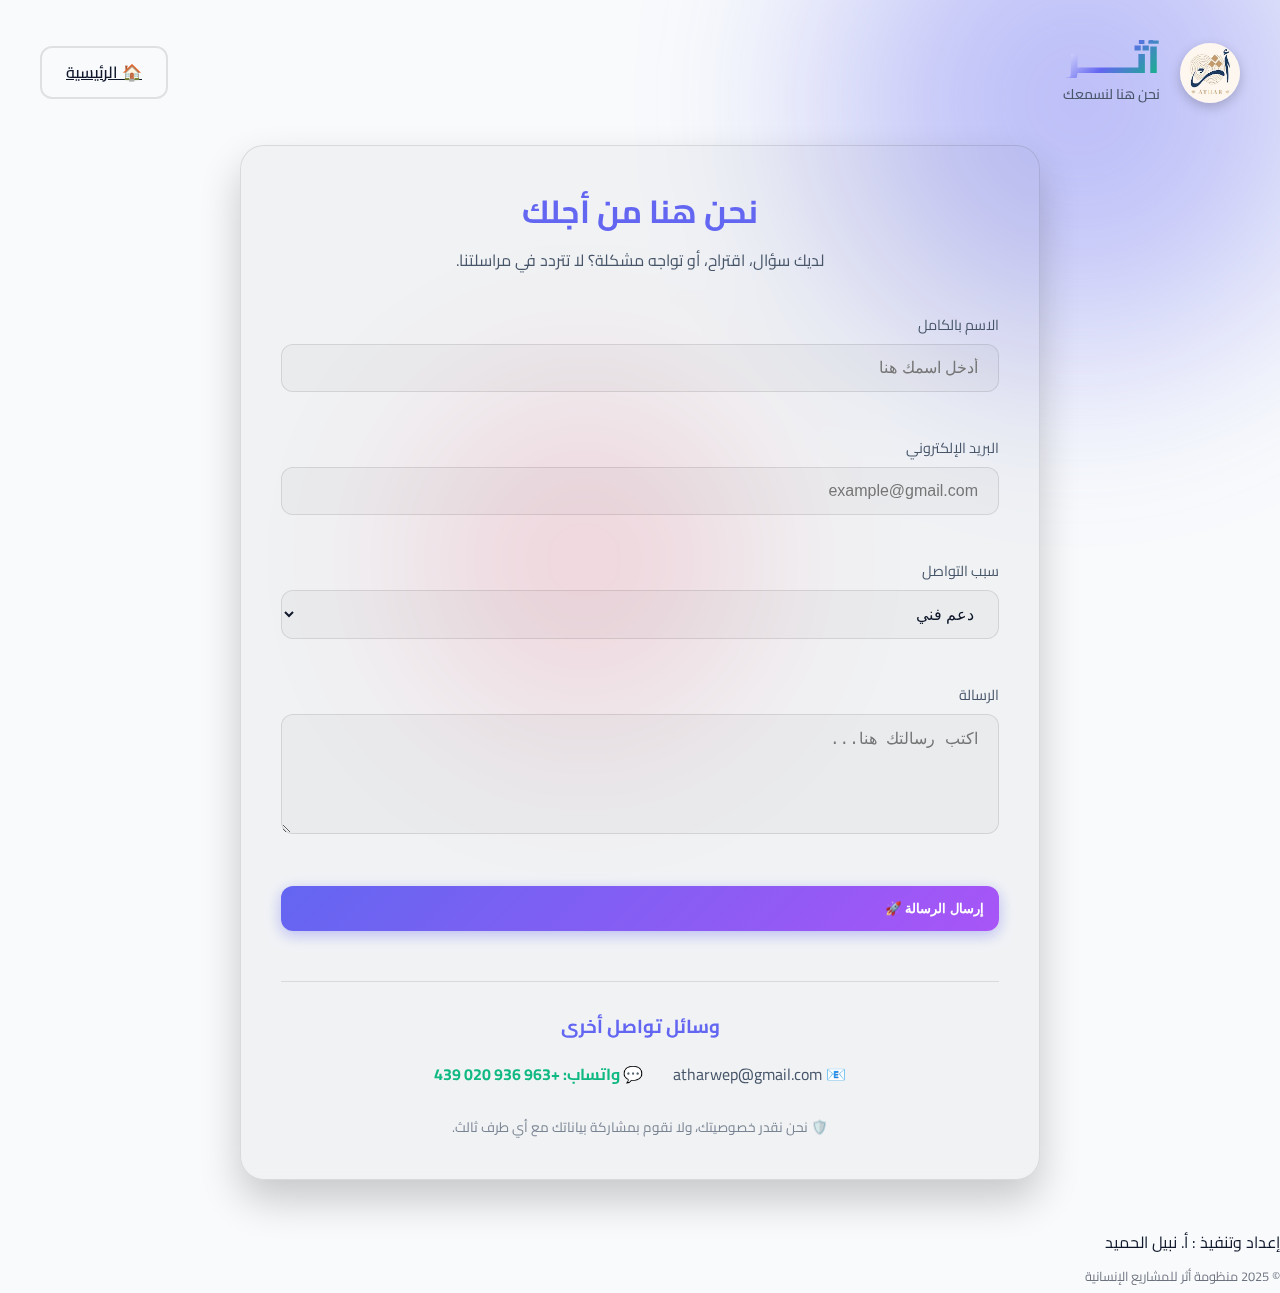
<file: contact.html>
<!DOCTYPE html>
<html lang="ar" dir="rtl">

<head>
    <meta charset="UTF-8">
    <meta name="viewport" content="width=device-width, initial-scale=1.0">
    <title>تواصل معنا | منصة أثر</title>
    <link href="https://fonts.googleapis.com/css2?family=Cairo:wght@400;600;700;900&display=swap" rel="stylesheet">
    <link rel="stylesheet" href="style.css">
</head>

<body>
    <div class="bg-blobs">
        <div class="blob blob-3"></div>
        <div class="blob blob-1"></div>
    </div>

    <div class="container">
        <nav>
            <div class="logo-container">
                <a href="index.html" style="text-decoration:none; display:flex; align-items:center; gap:20px;">
                    <img src="تنزيل.jpg" alt="Logo" id="mainLogo">
                    <div>
                        <div class="logo">أثـــــر</div>
                        <div class="logo-slogan">نحن هنا لنسمعك</div>
                    </div>
                </a>
            </div>
            <div class="nav-actions">
                <a href="index.html" class="btn btn-ghost">🏠 الرئيسية</a>
            </div>
        </nav>

        <main class="glass-card"
            style="padding: 40px; margin-top: 40px; max-width: 800px; margin-left: auto; margin-right: auto;">
            <h1 style="text-align: center; color: var(--primary); margin-bottom: 10px;">نحن هنا من أجلك</h1>
            <p style="text-align: center; color: var(--text-secondary); margin-bottom: 40px;">لديك سؤال، اقتراح، أو
                تواجه مشكلة؟ لا تتردد في مراسلتنا.</p>

            <form id="contactForm" class="contact-form" style="display: grid; gap: 20px;">
                <div class="form-group">
                    <label for="name">الاسم بالكامل</label>
                    <input type="text" id="name" placeholder="أدخل اسمك هنا" required>
                </div>
                <div class="form-group">
                    <label for="email">البريد الإلكتروني</label>
                    <input type="email" id="email" placeholder="example@gmail.com" required>
                </div>
                <div class="form-group">
                    <label for="subject">سبب التواصل</label>
                    <select id="subject">
                        <option value="support">دعم فني</option>
                        <option value="partnership">شراكة وتطوير</option>
                        <option value="feedback">اقتراح أو ملاحظة</option>
                        <option value="other">أمر آخر</option>
                    </select>
                </div>
                <div class="form-group">
                    <label for="message">الرسالة</label>
                    <textarea id="message" rows="5" placeholder="اكتب رسالتك هنا..." required></textarea>
                </div>

                <button type="submit" class="btn btn-primary" style="width: 100%; padding: 15px;">إرسال الرسالة
                    🚀</button>
            </form>

            <div
                style="margin-top: 50px; border-top: 1px solid var(--glass-border); padding-top: 30px; text-align: center;">
                <h3 style="margin-bottom: 20px; color: var(--primary);">وسائل تواصل أخرى</h3>
                <div style="display: flex; justify-content: center; gap: 30px; flex-wrap: wrap;">
                    <a href="mailto:support@athar.org"
                        style="text-decoration:none; color: var(--text-secondary); display:flex; align-items:center; gap:10px;">
                        <span>📧 atharwep@gmail.com</span>
                    </a>
                    <a href="https://wa.me/963936020439" target="_blank"
                        style="text-decoration:none; color: #10b981; display:flex; align-items:center; gap:10px; font-weight: bold;">
                        <span>💬 واتساب: +963 936 020 439</span>
                    </a>
                </div>
                <p style="margin-top: 30px; font-size: 0.85rem; color: var(--text-secondary); opacity: 0.7;">
                    🛡️ نحن نقدر خصوصيتك، ولا نقوم بمشاركة بياناتك مع أي طرف ثالث.
                </p>
            </div>
        </main>
    </div>

    <footer class="main-footer" style="margin-top: 50px;">
        <div class="footer-credit">
            <span>إعداد وتنفيذ : </span>
            <span class="credit-name">أ. نبيل الحميد</span>
        </div>
        <div style="margin-top: 10px; opacity: 0.6; font-size: 0.8rem;">
            &copy; 2025 منظومة أثر للمشاريع الإنسانية
        </div>
    </footer>

    <script>
        document.getElementById('contactForm').onsubmit = (e) => {
            e.preventDefault();
            alert('شكراً لتواصلك معنا! سيقوم فريق "أثر" بالرد عليك في أقرب وقت ممكن.');
            e.target.reset();
        }

        // Load saved theme
        if (localStorage.getItem('theme') === 'dark') {
            document.body.classList.add('dark-theme');
        } else {
            document.body.classList.add('light-theme');
        }
    </script>
</body>

</html>
</file>
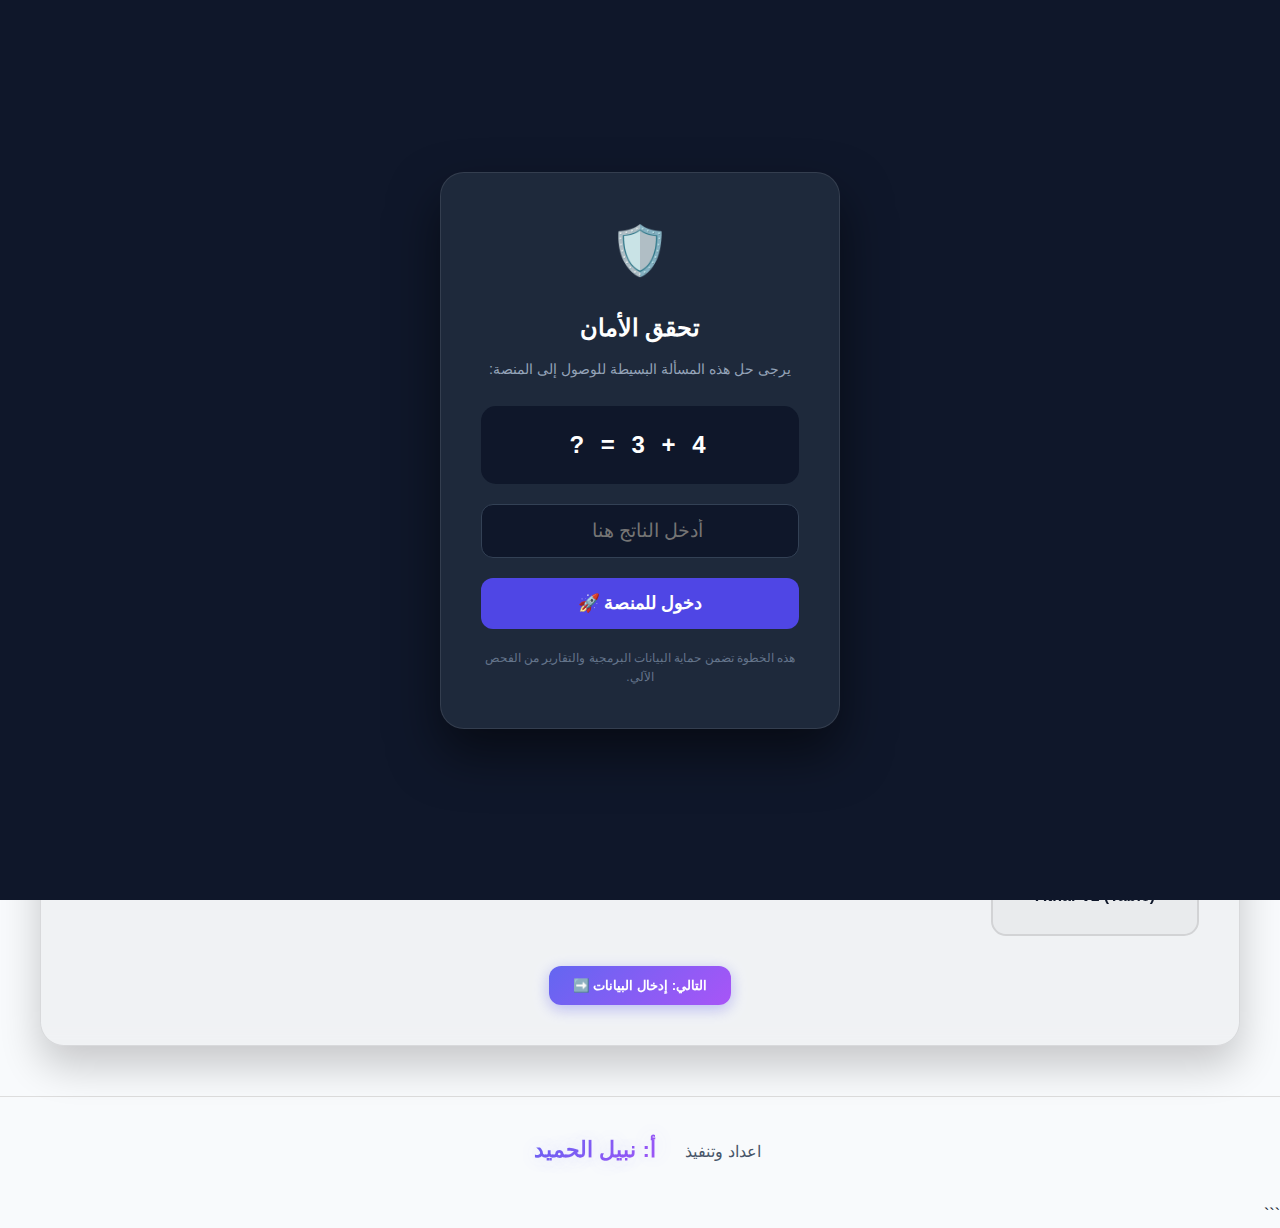
<file: cv_improved.html>
<!DOCTYPE html>
<html lang="ar" dir="rtl">

<head>
    <meta charset="UTF-8">
    <meta name="viewport" content="width=device-width, initial-scale=1.0">
    <title>أثر | صانع السيرة الذاتية الاحترافي</title>
    <link rel="icon" type="image/x-icon" href="تنزيل.jpg">
    <link rel="manifest" href="manifest.json">
    <link href="https://fonts.googleapis.com/css2?family=Cairo:wght@400;600;700;900&display=swap" rel="stylesheet">
    <link rel="stylesheet" href="style.css">
    <script src="protection.js"></script>
    <script src="https://cdnjs.cloudflare.com/ajax/libs/mammoth/1.4.21/mammoth.browser.min.js"></script>
    <script src="https://cdnjs.cloudflare.com/ajax/libs/pdf.js/3.4.120/pdf.min.js"></script>
    <script>pdfjsLib.GlobalWorkerOptions.workerSrc = 'https://cdnjs.cloudflare.com/api/libs/pdf.js/3.4.120/pdf.worker.min.js';</script>
    <script src="https://unpkg.com/docx@7.1.0/build/index.js"></script>
    <script src="language_manager.js"></script>
    <script src="js/config.js"></script>
    <script src="js/modules/api_proxy.js"></script>
    <script src="js/modules/prompt_builder.js"></script>
    <script>
        if ('serviceWorker' in navigator) {
            navigator.serviceWorker.register('sw.js');
        }
    </script>


    <style>
        /* Shared Styles */
        .step-indicator {
            padding: 8px 15px;
            border-radius: 20px;
            background: #f1f5f9;
            color: #64748b;
            font-weight: bold;
            font-size: 0.9rem;
            cursor: pointer;
        }

        .step-indicator.active {
            background: var(--primary);
            color: white;
        }

        .input-method-selector,
        .template-selector {
            display: grid;
            grid-template-columns: repeat(auto-fit, minmax(200px, 1fr));
            gap: 20px;
            margin: 30px 0;
        }

        .method-card,
        .template-card {
            background: var(--glass-bg);
            border: 2px solid var(--glass-border);
            border-radius: 15px;
            padding: 25px;
            text-align: center;
            cursor: pointer;
            transition: all 0.3s ease;
        }

        .method-card:hover,
        .template-card:hover {
            border-color: var(--primary);
            transform: translateY(-5px);
        }

        .method-card.active,
        .template-card.active {
            border-color: var(--primary);
            background: rgba(99, 102, 241, 0.1);
        }

        .input-area {
            display: none;
            margin-top: 30px;
            animation: fadeIn 0.5s ease;
        }

        @keyframes fadeIn {
            from {
                opacity: 0;
                transform: translateY(10px);
            }

            to {
                opacity: 1;
                transform: translateY(0);
            }
        }

        .cv-preview-container {
            background: #525659;
            padding: 20px;
            /* Reduced from 40px */
            border-radius: 12px;
            margin-top: 30px;
            overflow-x: auto;
            display: flex;
            justify-content: flex-start;
            /* Ensure it starts at the beginning */
        }

        .cv-page {
            background: white;
            width: 210mm;
            min-height: 297mm;
            /* Changed back to min-height for flexibility */
            margin: 0;
            padding: 0;
            /* Removed all padding to start at absolute top */
            box-shadow: 0 0 10px rgba(0, 0, 0, 0.3);
            color: #333;
            direction: rtl;
            /* Default, overridden by JS */
        }

        /* --- Templates --- */
        /* 1. ATS Standard */
        .cv-ats {
            font-family: 'Arial', sans-serif;
            line-height: 1.6;
        }

        .cv-ats h1 {
            text-align: center;
            font-size: 24pt;
            margin-bottom: 5px;
            text-transform: uppercase;
            color: #000;
        }

        .cv-ats .contact-info {
            text-align: center;
            margin-bottom: 20px;
            font-size: 10pt;
        }

        .cv-ats h2 {
            font-size: 14pt;
            border-bottom: 1px solid #000;
            margin-top: 20px;
            margin-bottom: 10px;
            text-transform: uppercase;
        }

        /* 2. Modern Blue */
        .cv-modern {
            font-family: 'Cairo', sans-serif;
        }

        .cv-modern .skill-tag {
            background: #e0e7ff;
            color: #3730a3;
            padding: 2px 8px;
            border-radius: 4px;
            display: inline-block;
            margin: 2px;
            font-size: 0.85rem;
        }

        /* 3. Professional Serif */
        .cv-pro {
            font-family: 'Times New Roman', serif;
            line-height: 1.5;
        }

        .cv-pro header {
            border-bottom: 2px solid #b91c1c;
            padding-bottom: 20px;
            margin-bottom: 20px;
            text-align: center;
        }

        .cv-pro h1 {
            font-size: 28pt;
            color: #7f1d1d;
        }

        .cv-pro h2 {
            font-size: 16pt;
            color: #991b1b;
            margin-top: 20px;
            background: #fef2f2;
            padding: 5px;
        }

        /* 4. Creative */
        .cv-creative {
            font-family: 'Segoe UI', sans-serif;
        }

        .cv-creative-header {
            background: linear-gradient(135deg, #4f46e5, #ec4899);
            color: white;
            padding: 30px;
            border-radius: 15px 15px 0 0;
            text-align: center;
        }

        .cv-creative h1 {
            color: white;
        }

        .cv-creative .section-title {
            font-size: 14pt;
            color: #4f46e5;
            margin-top: 25px;
            font-weight: bold;
            display: flex;
            align-items: center;
            gap: 10px;
        }

        .cv-creative .section-title::before {
            content: '';
            display: block;
            width: 8px;
            height: 8px;
            background: #ec4899;
            border-radius: 50%;
        }

        /* 5. Minimal */
        .cv-minimal {
            font-family: 'Segoe UI', sans-serif;
            color: #444;
        }

        .cv-minimal h1 {
            font-weight: 300;
            font-size: 28pt;
            color: #000;
            letter-spacing: 2px;
            text-transform: uppercase;
            margin-bottom: 5px;
        }

        .cv-minimal h3 {
            font-size: 14pt;
            border-bottom: 1px solid #eee;
            padding-bottom: 10px;
            margin-top: 25px;
            color: #000;
            font-weight: 600;
            text-transform: uppercase;
            letter-spacing: 1px;
        }

        /* 6. Executive */
        .cv-executive {
            font-family: 'Georgia', serif;
        }

        .cv-executive h1 {
            color: #1a202c;
            font-size: 26pt;
            border-bottom: 3px solid #d69e2e;
            padding-bottom: 15px;
            display: inline-block;
        }

        .cv-executive h3,
        .cv-executive h4 {
            color: #d69e2e;
            text-transform: uppercase;
        }

        /* 7. Compact */
        .cv-compact {
            font-family: 'Arial Narrow', sans-serif;
            font-size: 10pt;
            line-height: 1.3;
        }

        .cv-compact h1 {
            font-size: 18pt;
            margin: 0;
            display: inline;
            border-bottom: 1px solid #000;
        }

        .cv-compact h3 {
            font-size: 12pt;
            margin-top: 10px;
            margin-bottom: 5px;
            background: #e2e8f0;
            padding: 2px 5px;
            font-weight: bold;
        }

        /* 8. Tech */
        .cv-tech {
            font-family: 'Courier New', monospace;
            color: #333;
        }

        .cv-tech h1 {
            background: #1a1a1a;
            color: #00ff00;
            padding: 15px;
            font-size: 22pt;
            margin: 0 0 20px 0;
        }

        .cv-tech h3 {
            color: #000;
            border-left: 5px solid #00ff00;
            padding-left: 10px;
            margin-top: 20px;
            font-weight: bold;
            text-transform: uppercase;
        }

        .cv-tech .skill-tag {
            border: 1px solid #333;
            background: transparent;
            border-radius: 0;
        }

        /* 9. Bold */
        .cv-bold {
            font-family: 'Impact', sans-serif;
        }

        .cv-bold h1 {
            font-size: 36pt;
            color: #000;
            text-transform: uppercase;
            line-height: 1;
            margin-bottom: 20px;
        }

        .cv-bold h3 {
            background: #000;
            color: #fff;
            padding: 5px 15px;
            font-size: 16pt;
            margin-top: 20px;
            display: inline-block;
            transform: skew(-10deg);
        }

        .cv-bold p,
        .cv-bold div {
            font-family: 'Arial', sans-serif;
            transform: none;
        }

        /* 10. Academic */
        .cv-academic {
            font-family: 'Garamond', serif;
            line-height: 1.4;
        }

        .cv-academic h1 {
            font-size: 24pt;
            text-align: center;
            text-decoration: underline;
        }

        .cv-academic h2 {
            font-size: 14pt;
            border-bottom: 2px solid #000;
            margin-top: 20px;
        }

        /* 11. Athar v1 (ATS-SAFE Table Structure - Refined) */
        .cv-athar_v1 {
            font-family: Arial, Helvetica, sans-serif;
            font-size: 12.5pt;
            color: #000000;
        }

        .cv-athar_v1 h2:first-child {
            margin-top: 0 !important;
            padding-top: 0 !important;
        }

        .cv-athar_v1 h2 {
            background-color: #5b7db1;
            /* Blue background as per request */
            color: white;
            /* White text */
            padding: 8px;
            font-size: 14pt;
            border: 1.5px solid #ff0000;
            margin-top: 15px;
            /* Consistent margin for other headers */
            margin-bottom: 8px;
            text-align: center;
        }

        .cv-athar_v1 table {
            width: 100%;
            border-collapse: collapse;
            margin-bottom: 15px;
        }

        .cv-athar_v1 table,
        .cv-athar_v1 th,
        .cv-athar_v1 td {
            border: 1.5px solid #ff0000;
        }

        .cv-athar_v1 th,
        .cv-athar_v1 td {
            padding: 10px;
            vertical-align: middle;
            text-align: inherit;
        }

        .cv-athar_v1 .section-title {
            font-weight: bold;
            background-color: #f2f2f2;
            width: 30%;
        }

        .cv-athar_v1 th {
            background-color: #5b7db1;
            color: white;
            font-weight: bold;
            text-align: center;
        }

        .cv-athar_v1 .tasks-header {
            background-color: #333333;
            /* Keep tasks dark as per reference image */
            color: white;
            font-weight: bold;
            text-align: center;
        }

        .cv-academic .sub-header {
            text-align: center;
            font-variant: small-caps;
            border-bottom: 1px solid #000;
            padding-bottom: 10px;
        }

        .cv-academic h3 {
            text-align: center;
            font-style: italic;
            font-weight: normal;
            font-size: 15pt;
            margin-top: 20px;
            text-decoration: underline;
        }

        @media print {
            @page {
                size: A4;
                margin: 0 !important;
            }

            html,
            body {
                margin: 0 !important;
                padding: 0 !important;
                background: white !important;
            }

            /* Hide everything except the CV */
            nav,
            .nav-actions,
            .logo-container,
            .step-indicator,
            #step1_config,
            #step2_input,
            #step3_preview>h2,
            #step3_preview>div:last-child,
            .btn,
            button,
            .dropdown,
            #themeToggle,
            #globalLangToggle,
            h2[style*="color:var(--primary)"] {
                display: none !important;
            }

            /* Remove styling from containers */
            .container,
            main,
            .glass-card {
                all: unset !important;
                display: block !important;
            }

            .cv-preview-container {
                all: unset !important;
                display: block !important;
                padding: 0 !important;
                margin: 0 !important;
                background: white !important;
            }

            #cvPage {
                display: block !important;
                width: 210mm !important;
                margin: 0 !important;
                padding: 0 !important;
                box-shadow: none !important;
                border: none !important;
                background: white !important;
                -webkit-print-color-adjust: exact !important;
                print-color-adjust: exact !important;
            }

            .cv-athar_v1 {
                margin: 0 !important;
                padding: 0 !important;
            }

            .cv-athar_v1 h2:first-child {
                margin-top: 0 !important;
            }
        }
    </style>
</head>

<body class="light-theme">
    <div class="container">
        <nav>
            <div class="logo-container">
                <a href="index.html" style="text-decoration:none; display:flex; align-items:center; gap:20px;">
                    <img src="تنزيل.jpg" alt="Logo" id="mainLogo">
                    <div>
                        <div class="logo">أثـــــر</div>
                        <div class="logo-slogan">صانع السيرة الذاتية الاحترافي</div>
                    </div>
                </a>
            </div>
            <div class="nav-actions">
                <a href="index.html" class="btn btn-ghost" data-i18n="nav_home">🏠 الرئيسية</a>
                <div class="dropdown">
                    <button class="btn btn-ghost">📂 خدمات التوظيف</button>
                    <div class="dropdown-content">
                        <a href="career_path.html">🚀 مسارك المهني</a>
                        <a href="job_prep.html">🎯 استعداد للمقابلات</a>
                        <a href="skill_dev.html">🏗️ بناء القدرات</a>
                        <a href="cv.html">🤖 محرك ATS الفائق</a>
                        <a href="cv_improved.html">🎨 قوالب احترافية</a>
                    </div>
                </div>
                <a href="refine_v3.html" class="btn btn-ghost" data-i18n="nav_refine">⚡ المنقح الذكي</a>
                <a href="library_v3.html" class="btn btn-ghost" data-i18n="nav_lib">📚 المكتبة</a>
                <!-- <a href="whats_new.html" class="btn btn-ghost" data-i18n="nav_new">✨ الجديد</a> -->
                <button id="globalLangToggle" class="btn btn-ghost" onclick="LangManager.toggleLanguage()">English
                    🇺🇸</button>
                <button id="themeToggle" class="btn btn-ghost">🌓</button>
            </div>
        </nav>

        <main class="glass-card" style="padding: 40px; margin-top: 30px;">
            <!-- Progress Tracker -->
            <div style="display:flex; justify-content:center; margin-bottom:30px; gap:20px;">
                <div class="step-indicator active" id="ind-1">1. الإعدادات</div>
                <div class="step-indicator" id="ind-2">2. البيانات</div>
                <div class="step-indicator" id="ind-3">3. المعاينة</div>
            </div>

            <!-- Step 1: Configuration (Language & Template) -->
            <div id="step1_config">
                <h2 style="color:var(--primary); text-align:center;">1. اختر لغة وتصميم السيرة الذاتية</h2>

                <div style="max-width:400px; margin:20px auto;">
                    <label style="font-weight:bold; display:block; margin-bottom:10px;">لغة السيرة الذاتية
                        المخرجة:</label>
                    <select id="targetLanguage" class="input-glass" style="width:100%; padding:10px;">
                        <option value="English">English (الإنجليزية)</option>
                        <option value="Arabic">Arabic (العربية)</option>
                        <option value="French">French (الفرنسية)</option>
                        <option value="German">German (الألمانية)</option>
                        <option value="Spanish">Spanish (الإسبانية)</option>
                    </select>
                    <p style="font-size:0.8rem; color:var(--text-secondary); margin-top:5px;">* سيتم ترجمة بياناتك
                        تلقائياً إلى اللغة المختارة.</p>
                </div>

                <h3 style="margin-top:30px;">اختر القالب (10 قوالب احترافية):</h3>
                <div class="template-selector">
                    <div class="template-card active" onclick="selectTemplate('ats', this)">
                        <div style="font-size:2rem;">📄</div>
                        <div style="font-weight:bold;">ATS Standard</div>
                    </div>
                    <div class="template-card" onclick="selectTemplate('modern', this)">
                        <div style="font-size:2rem;">🟦</div>
                        <div style="font-weight:bold;">Modern Blue</div>
                    </div>
                    <div class="template-card" onclick="selectTemplate('pro', this)">
                        <div style="font-size:2rem;">🏛️</div>
                        <div style="font-weight:bold;">Professional</div>
                    </div>
                    <div class="template-card" onclick="selectTemplate('creative', this)">
                        <div style="font-size:2rem;">🎨</div>
                        <div style="font-weight:bold;">Creative</div>
                    </div>
                    <div class="template-card" onclick="selectTemplate('minimal', this)">
                        <div style="font-size:2rem;">✨</div>
                        <div style="font-weight:bold;">Minimal</div>
                    </div>
                    <div class="template-card" onclick="selectTemplate('executive', this)">
                        <div style="font-size:2rem;">💼</div>
                        <div style="font-weight:bold;">Executive</div>
                    </div>
                    <div class="template-card" onclick="selectTemplate('compact', this)">
                        <div style="font-size:2rem;">📑</div>
                        <div style="font-weight:bold;">Compact</div>
                    </div>
                    <div class="template-card" onclick="selectTemplate('tech', this)">
                        <div style="font-size:2rem;">💻</div>
                        <div style="font-weight:bold;">Tech Mono</div>
                    </div>
                    <div class="template-card" onclick="selectTemplate('bold', this)">
                        <div style="font-size:2rem;">💥</div>
                        <div style="font-weight:bold;">Bold Impact</div>
                    </div>
                    <div class="template-card" onclick="selectTemplate('academic', this)">
                        <div style="font-size:2rem;">🎓</div>
                        <div style="font-weight:bold;">Academic</div>
                    </div>
                    <div class="template-card" onclick="selectTemplate('athar_v1', this)">
                        <div style="font-size:2rem;">📋</div>
                        <div style="font-weight:bold;">Athar v1 (Table)</div>
                    </div>
                </div>

                <div style="text-align:center; margin-top:30px;">
                    <button onclick="goToStep(2)" class="btn btn-primary">التالي: إدخال البيانات ➡️</button>
                </div>
            </div>

            <!-- Step 2: Data Input (Manual Form) -->
            <div id="step2_input" style="display:none;">
                <h2 style="color:var(--primary); text-align:center;">2. أدخل بياناتك (تعبئة يدوية)</h2>
                <p style="text-align:center; color:var(--text-secondary); margin-bottom:20px;">
                    قم بتعبئة الحقول التالية بدقة لضمان أفضل نتيجة
                    <br>
                    <a href="cv.html" style="color: var(--primary); font-weight: bold; text-decoration: underline;">أو
                        اضغط هنا لاستخدام محرك ATS الفائق (توليد تلقائي) 🤖</a>
                </p>

                <div class="manual-form">
                    <!-- 1. Personal Info -->
                    <div class="form-section">
                        <h3>👤 المعلومات الشخصية</h3>
                        <div class="grid-2">
                            <input type="text" id="inpName" placeholder="الاسم الرباعي" class="input-glass">
                            <input type="text" id="inpLocation" placeholder="العنوان" class="input-glass">
                            <input type="text" id="inpBirth" placeholder="تاريخ الميلاد" class="input-glass">
                            <input type="text" id="inpPhone" placeholder="رقم WhatsApp" class="input-glass">
                            <input type="email" id="inpEmail" placeholder="البريد الإلكتروني" class="input-glass">
                            <input type="text" id="inpTitle" placeholder="المسمى الوظيفي المستهدف" class="input-glass">
                        </div>
                    </div>


                    <!-- 3. Education -->
                    <div class="form-section">
                        <h3>🎓 المؤهلات العلمية (الأحدث فالأقدم) <button class="btn-mini"
                                onclick="addEduField()">+</button></h3>
                        <div id="eduContainer">
                            <div class="edu-item grid-3">
                                <input type="text" class="inp-edu-degree" placeholder="الدرجة العلمية (بكالوريوس..)">
                                <input type="text" class="inp-edu-school" placeholder="الجامعة / المؤسسة">
                                <input type="text" class="inp-edu-date" placeholder="سنة التخرج">
                            </div>
                        </div>
                    </div>

                    <!-- 4. Experience -->
                    <div class="form-section">
                        <h3>💼 الخبرات العملية (الأحدث فالأقدم) <button class="btn-mini"
                                onclick="addExpField()">+</button></h3>
                        <div id="expContainer">
                            <div class="exp-item">
                                <div class="grid-3">
                                    <input type="text" class="inp-exp-role" placeholder="المسمى الوظيفي">
                                    <input type="text" class="inp-exp-org" placeholder="المنظمة / الشركة">
                                    <input type="text" class="inp-exp-date" placeholder="المدة (مثال: 2020 - 2022)">
                                </div>
                                <div style="text-align:left; margin-bottom:5px;">
                                    <button type="button" class="btn-mini-text"
                                        onclick="generateExpDescription(this)">🤖 اقتراح مهام</button>
                                </div>
                                <textarea class="inp-exp-desc" rows="8"
                                    placeholder="أهم المهام والمسؤوليات والإنجازات..."></textarea>
                            </div>
                        </div>
                    </div>

                    <!-- 5. Skills -->
                    <div class="form-section">
                        <h3
                            style="display: flex; justify-content: space-between; align-items: center; flex-wrap: wrap; gap: 10px;">
                            <span>⭐ المهارات</span>
                            <div style="display: flex; gap: 5px;">
                                <button class="btn-mini-text" onclick="generateSoftSkills('smart')"
                                    title="استخدام قائمة المهارات المعتمدة">🤖 مهارات ذكية (أثر)</button>
                                <button class="btn-mini-text" onclick="generateSoftSkills('custom')"
                                    style="background:#f8fafc; color:#64748b; border-color:#e2e8f0;"
                                    title="توليد مهارات مخصصة لمسماك الوظيفي">🎨 مهارات مخصصة</button>
                            </div>
                        </h3>
                        <div class="grid-1">
                            <textarea id="inpSkillsPersonal" rows="8"
                                placeholder="المهارات الشخصية والاحترافية (مرتبة 1-2-3)..." class="input-glass"
                                style="resize: vertical;"></textarea>
                        </div>
                    </div>

                    <!-- 6. Training -->
                    <div class="form-section">
                        <h3>📜 الدورات التدريبية <button class="btn-mini" onclick="addTrainField()">+</button></h3>
                        <div id="trainContainer">
                            <div class="train-item grid-2">
                                <input type="text" class="inp-train-course" placeholder="اسم الدورة / التدريب">
                                <input type="text" class="inp-train-org" placeholder="الجهة المنظمة">
                            </div>
                        </div>
                    </div>

                    <!-- 7. Languages & Programs -->
                    <div class="form-section">
                        <h3>🗣️ اللغات والبرامج <button class="btn-mini" onclick="addLangField()">+</button></h3>
                        <div id="langContainer">
                            <div class="lang-item grid-2">
                                <input type="text" class="inp-lang-name" placeholder="اللغة / البرنامج">
                                <select class="inp-lang-level">
                                    <option value="Native">اللغة الأم / محترف</option>
                                    <option value="Excellent">ممتاز</option>
                                    <option value="Very Good">جيد جداً</option>
                                    <option value="Good">جيد</option>
                                    <option value="Beginner">مبتدئ</option>
                                </select>
                            </div>
                        </div>
                    </div>

                    <!-- 8. References (New) -->
                    <div class="form-section">
                        <h3>👥 المراجع (References) <button class="btn-mini" onclick="addRefField()">+</button></h3>
                        <div id="refContainer">
                            <div class="ref-item grid-2">
                                <input type="text" class="inp-ref-name" placeholder="الاسم">
                                <input type="text" class="inp-ref-role" placeholder="المسمى الوظيفي">
                                <input type="text" class="inp-ref-org" placeholder="المنظمة">
                                <input type="text" class="inp-ref-contact" placeholder="الإيميل / الهاتف">
                            </div>
                        </div>
                    </div>

                    <!-- 9. Cover Letter -->
                    <div class="form-section">
                        <h3>📝 خطاب التقديم (Cover Letter)</h3>
                        <div style="margin-bottom:10px;">
                            <label><input type="radio" name="clType" value="manual" checked
                                    onclick="toggleCL(this.value)"> كتابة يدوية</label>
                            <label style="margin-right:15px;"><input type="radio" name="clType" value="default"
                                    onclick="toggleCL(this.value)"> استخدام نص جاهز</label>
                        </div>
                        <textarea id="inpCoverLetter" rows="6" class="input-glass"
                            placeholder="اكتب خطاب التقديم هنا..."></textarea>
                    </div>
                </div>

                <style>
                    .manual-form {
                        display: flex;
                        flex-direction: column;
                        gap: 20px;
                    }

                    .form-section {
                        background: rgba(255, 255, 255, 0.5);
                        padding: 15px;
                        border-radius: 10px;
                        border: 1px solid var(--glass-border);
                    }

                    .form-section h3 {
                        margin-top: 0;
                        color: var(--primary);
                        display: flex;
                        justify-content: space-between;
                        align-items: center;
                    }

                    .grid-1 {
                        display: grid;
                        grid-template-columns: 1fr;
                        gap: 10px;
                        margin-bottom: 10px;
                    }

                    .grid-2 {
                        display: grid;
                        grid-template-columns: 1fr 1fr;
                        gap: 10px;
                        margin-bottom: 10px;
                    }

                    .grid-3 {
                        display: grid;
                        grid-template-columns: 1fr 1fr 0.5fr;
                        gap: 10px;
                        margin-bottom: 10px;
                    }

                    .input-glass,
                    input[type=text],
                    input[type=email],
                    textarea,
                    select {
                        width: 100%;
                        padding: 10px;
                        border: 1px solid #ccc;
                        border-radius: 8px;
                        font-family: inherit;
                    }

                    .btn-mini-text {
                        background: none;
                        border: 1px solid var(--primary);
                        color: var(--primary);
                        padding: 2px 8px;
                        border-radius: 4px;
                        cursor: pointer;
                        font-family: inherit;
                        font-size: 0.8rem;
                    }

                    .btn-mini {
                        background: var(--primary);
                        color: white;
                        border: none;
                        width: 30px;
                        height: 30px;
                        border-radius: 50%;
                        cursor: pointer;
                        font-size: 1.2rem;
                        display: flex;
                        align-items: center;
                        justify-content: center;
                    }

                    .exp-item,
                    .edu-item,
                    .train-item,
                    .lang-item {
                        border-bottom: 1px dashed #ccc;
                        padding-bottom: 10px;
                        margin-bottom: 10px;
                    }
                </style>

                <div style="display:flex; justify-content:space-between; margin-top:30px;">
                    <button onclick="goToStep(1)" class="btn btn-ghost">⬅️ عودة</button>
                    <button id="processBtn" class="btn btn-primary" style="width:60%;">تحليل وإنشاء السيرة الذاتية
                        ⚡</button>
                </div>
            </div>

            <!-- Step 3: Preview -->
            <div id="step3_preview" style="display:none;">
                <h2 style="color:var(--primary); text-align:center;">3. سيرتك الذاتية جاهزة</h2>

                <div class="cv-preview-container">
                    <div id="cvPage" class="cv-page cv-ats"></div>
                </div>

                <div style="display:flex; gap:15px; justify-content:center; margin-top:30px; flex-wrap:wrap;">
                    <button onclick="goToStep(2)" class="btn btn-ghost">تعديل البيانات</button>
                    <button onclick="ProtectionManager.verify(() => window.print())" class="btn btn-primary">تصدير PDF
                        (مدفوع) 📥</button>
                </div>
            </div>
        </main>
    </div>

    <script>
        // apiProxy is already declared in api_proxy.js

        const RESOURCES = {
            English: {
                sum: "Personal Information", p_sum: "Professional Summary", exp: "Practical Experience", edu: "Academic Qualifications", ski: "Skills", lan: "Languages & Computer Skills", tra: "Training Courses", cl: "Cover Letter", cont: "Contact Information", ref: "References",
                p_name: "Name", p_addr: "Address", p_dob: "Date of Birth", p_phone: "Phone / WhatsApp", p_email: "Email",
                e_date: "Graduation Date", e_cert: "Certificate", e_inst: "Institution", e_qual: "Qualification",
                x_title: "Job Title", x_org: "Organization", x_period: "Period", x_tasks: "Tasks & Responsibilities",
                t_train: "Training", t_org: "Organizer",
                l_item: "Language / Program", l_level: "Level",
                r_name: "Name", r_pos: "Position", r_phone: "Phone", r_email: "Email"
            },
            Arabic: {
                sum: "المعلومات الشخصية", p_sum: "الملخص المهني", exp: "الخبرات العملية", edu: "المؤهلات العلمية", ski: "المهارات", lan: "اللغات ومهارات الحاسوب", tra: "الدورات التدريبية", cl: "خطاب التغطية", cont: "معلومات الاتصال", ref: "المراجع",
                p_name: "الاسم", p_addr: "العنوان", p_dob: "تاريخ الميلاد", p_phone: "الهاتف / الواتساب", p_email: "البريد الإلكتروني",
                e_date: "تاريخ التخرج", e_cert: "الشهادة", e_inst: "المؤسسة العلمية", e_qual: "التخصص",
                x_title: "المنصب الوظيفي", x_org: "المنظمة", x_period: "المدة", x_tasks: "المهام والمسؤوليات",
                t_train: "الدورة التدريبية", t_org: "الجهة المنظمة",
                l_item: "اللغة / البرنامج", l_level: "المستوى",
                r_name: "الاسم", r_pos: "المنصب", r_phone: "الهاتف", r_email: "البريد الإلكتروني",
                lv_map: { "Native": "لغة أم", "Good": "جيد", "Excellent": "ممتاز", "Very Good": "جيد جداً", "Basic": "مبتدئ", "English": "الإنجليزية", "Arabic": "العربية" }
            },
            French: { sum: "Résumé Professionnel", exp: "Expérience", edu: "Éducation", ski: "Compétences", lan: "Langues & Programmes", tra: "Formation", cl: "Lettre de Motivation", cont: "Contact", ref: "Références" },
            German: { sum: "Berufliche Zusammenfassung", exp: "Berufserfahrung", edu: "Ausbildung", ski: "Fähigkeiten", lan: "Sprachen & Programme", tra: "Weiterbildung", cl: "Anschreiben", cont: "Kontakt", ref: "Referenzen" },
            Spanish: { sum: "Resumen Profesional", exp: "Experiencia", edu: "Educación", ski: "Habilidades", lan: "Idiomas & Programas", tra: "Formación", cl: "Carta de Presentación", cont: "Contacto", ref: "Referencias" }
        };

        // Print Optimization consolidated at the end of script

        let state = {
            template: 'ats',
            language: (typeof LangManager !== 'undefined' && LangManager.getLang() === 'ar') ? 'Arabic' : 'English',
            jsonData: null
        };

        // Navigation
        window.goToStep = function (n) {
            const sections = ['step1_config', 'step2_input', 'step3_preview'];
            sections.forEach((id, i) => {
                const el = document.getElementById(id);
                const ind = document.getElementById(`ind-${i + 1}`);
                if (el) el.style.display = (i + 1 === n) ? 'block' : 'none';
                if (ind) {
                    if (i + 1 === n) ind.classList.add('active');
                    else ind.classList.remove('active');
                }
            });
        };

        document.getElementById('targetLanguage').value = state.language;


        window.selectTemplate = function (t, el) {
            state.template = t;
            document.querySelectorAll('.template-card').forEach(c => c.classList.remove('active'));
            if (el) {
                el.classList.add('active');
            } else if (window.event && window.event.currentTarget) {
                window.event.currentTarget.classList.add('active');
            }
        };

        // --- Dynamic Fields Helpers ---
        window.addEduField = () => {
            const div = document.createElement('div');
            div.className = 'edu-item grid-3';
            div.innerHTML = `
                <input type="text" class="inp-edu-degree" placeholder="الدرجة العلمية">
                <input type="text" class="inp-edu-school" placeholder="الجامعة / المؤسسة">
                <input type="text" class="inp-edu-date" placeholder="سنة التخرج">
            `;
            document.getElementById('eduContainer').appendChild(div);
        };

        window.addExpField = () => {
            const div = document.createElement('div');
            div.className = 'exp-item';
            div.innerHTML = `
                <div class="grid-3">
                    <input type="text" class="inp-exp-role" placeholder="المسمى الوظيفي">
                    <input type="text" class="inp-exp-org" placeholder="المنظمة / الشركة">
                    <input type="text" class="inp-exp-date" placeholder="المدة">
                </div>
                <div style="text-align:left; margin-bottom:5px;">
                    <button class="btn-mini-text" onclick="generateExpDescription(this)">🤖 اقتراح مهام</button>
                </div>
                <textarea class="inp-exp-desc" rows="8" placeholder="أهم المهام والمسؤوليات..."></textarea>
            `;
            document.getElementById('expContainer').appendChild(div);
        };

        window.addTrainField = () => {
            const div = document.createElement('div');
            div.className = 'train-item grid-2';
            div.innerHTML = `
                <input type="text" class="inp-train-course" placeholder="اسم الدورة / التدريب">
                <input type="text" class="inp-train-org" placeholder="الجهة المنظمة">
            `;
            document.getElementById('trainContainer').appendChild(div);
        };

        window.addLangField = () => {
            const div = document.createElement('div');
            div.className = 'lang-item grid-2';
            div.innerHTML = `
                <input type="text" class="inp-lang-name" placeholder="اللغة">
                <select class="inp-lang-level">
                    <option value="Native">اللغة الأم</option>
                    <option value="Excellent">ممتاز</option>
                    <option value="Very Good">جيد جداً</option>
                    <option value="Good">جيد</option>
                    <option value="Beginner">مبتدئ</option>
                </select>
            `;
            document.getElementById('langContainer').appendChild(div);
        };

        window.addRefField = () => {
            const div = document.createElement('div');
            div.className = 'ref-item grid-2';
            div.innerHTML = `
                <input type="text" class="inp-ref-name" placeholder="الاسم">
                <input type="text" class="inp-ref-role" placeholder="المسمى الوظيفي">
                <input type="text" class="inp-ref-org" placeholder="المنظمة">
                <input type="text" class="inp-ref-contact" placeholder="الإيميل / الهاتف">
            `;
            document.getElementById('refContainer').appendChild(div);
        };

        window.toggleCL = (val) => {
            const area = document.getElementById('inpCoverLetter');
            const defaultText = `عزيزي الموارد البشرية،
يسعدني الرد على إعلانكم الذي قرأت عنه في مواقع عمل المنظمات مؤهلاتي تتناسب جدًا مع ما تحتاجه. لدي معرفة كافية بالوظائف التي قمت بالإعلان عنها.
كما سترى في السيرة الذاتية المرفقة، العمل الذي قمت به خلال السنوات الماضية. خلال هذه الفترة، أقمت علاقات ممتازة مع السلطات المحلية واكتسبت خبرة كبيرة في القدرة على حل المشكلات والعمل في بيئات صعبة وقيادة أي عمل بنجاح وإنشاء فريق ممتاز للتواصل بين مدير المشروع والموظفين على أرض الواقع. سأكون ممتنا لمقابلتك لمعرفة المزيد عن قدراتي.

شكرًا لك على اهتمامك بطلبي والوقت الذي أعطيته لي`;

            if (val === 'default') {
                area.value = defaultText;
            } else {
                area.value = '';
            }
        };

        window.generateSoftSkills = async (type = 'smart') => {
            const btn = event.target;
            const title = document.getElementById('inpTitle').value;
            if (!title) return alert("يرجى كتابة المسمى الوظيفي أولاً");

            btn.innerText = "⏳ جاري...";
            btn.disabled = true;

            let prompt = "";
            if (type === 'smart') {
                prompt = `أنت محرك ذكاء اصطناعي مهني لمنصة "أثر". المطلوب: تقديم المهارات الثابتة التالية نصياً وبدقة كقائمة مرقمة (1-22) مع ترك سطر فارغ بين كل مهارة.
                القواعد: لا تستخدم رموزاً أو إيموجي، الزم الدقة المهنية 100%، أرجع النص فقط.
                المهارات:
                1. خبرة العمل في برامج Office.
                2. خبرة متميزة في التخطيط والتنفيذ الميداني.
                3. خبرة في الرصد والتقييم والمتابعة.
                4. القدرة على التنقل والعمل في البيئات الصعبة والمتقلبة.
                5. مهارات استخدام الأدوات والبرامج التقنية المتخصصة.
                6. القدرة على العمل ضمن فريق مدمج وتعزيز روح التعاون.
                7. القدرة على تحليل المشكلات وإيجاد حلول إبداعية وفعالة.
                8. القدرة على العمل باستقلالية وتحمل ضغوط العمل المستمرة.
                9. مهارات تواصل خطية وشفوية ممتازة باللغة العربية.
                10. قابلية عالية للتعلم المستمر واكتساب مهارات جديدة.
                11. مهارات العمل في سياقات معقدة وطارئة.
                12. فهم المخاوف الأخلاقية المتعلقة بالخصوصية وإدارة المعلومات.
                13. فهم المخاطر وفرص الفضاء الافتراضي والإنترنت.
                14. خبرة في هيكلة المنظمات والممارسات وإجراءاتها الإدارية.
                15. خبرة ممتازة في المعايير الإنسانية والالتزام بها.
                16. مهارات التعامل في بيئة غير آمنة والالتزام ببروتوكولات السلامة.
                17. خبرة في مجال التمكين المجتمعي وبناء الثقة.
                18. المساهمة في تطوير وتعزيز المدخلات التقنية لضمان سير التنفيذ.
                19. القدرة على توجيه فريق العمل لإتمام إنجاز المهام المطلوبة بكفاءة.
                20. القدرة على البحث والاستطلاع واستقصاء المعلومات حول سير الأنشطة.
                21. الاحتراف في مهارات الاتصال والتواصل الفعال مع مختلف الفئات.
                22. القدرة على التعامل مع أشخاص من خلفيات ثقافية واجتماعية متنوعة.`;
            } else {
                prompt = `أنت محرك ذكاء اصطناعي مهني متخصص (Remedial CV Engine). المسمى الوظيفي: ${title}.
                المطلوب: استخراج مهارات شخصية (Soft Skills) مخصصة بناءً على متطلبات المنظمات الدولية (UN, NGOs).
                قواعد الصياغة:
                - ابدأ الجمل بكلمات مثل (خبرة في...، القدرة على...، مهارات...، الاحتراف في...).
                - التنسيق: قائمة مرقمة (1. ، 2. ، 3. ) مع ترك سطر فارغ بين كل مهارة.
                - أرجع النتيجة كنص فقط (Plain Text) بدون إيموجي أو رموز أو JSON.`;
            }

            try {
                const res = await callAI(prompt, { model: "llama-3.3-70b-versatile", temperature: 0.3 });
                if (res) {
                    let textContent = "";
                    if (typeof res === 'string') {
                        textContent = res;
                    } else {
                        const list = res.skills || res.items || res.personal || Object.values(res).find(v => Array.isArray(v));
                        if (Array.isArray(list)) {
                            textContent = list.map((item, idx) => {
                                let val = typeof item === 'string' ? item : (item.q || item.text || item.skill || JSON.stringify(item));
                                return `${idx + 1}. ${val}`;
                            }).join('\n\n');
                        } else {
                            textContent = typeof res === 'object' ? JSON.stringify(res) : String(res);
                        }
                    }
                    document.getElementById('inpSkillsPersonal').value = textContent.replace(/\\n/g, '\n').trim();
                }
            } catch (e) {
                console.error("Soft Skills Generation Error:", e);
            }
            btn.innerText = type === 'smart' ? "🤖 مهارات ذكية (أثر)" : "🎨 مهارات مخصصة";
            btn.disabled = false;
        };

        window.generateExpDescription = async (btn) => {
            const parent = btn.closest('.exp-item');
            const role = parent.querySelector('.inp-exp-role').value;
            const org = parent.querySelector('.inp-exp-org').value;

            if (!role) return alert("يرجى كتابة المسمى الوظيفي أولاً");

            btn.innerText = "⏳ جاري جلب المهام...";
            btn.disabled = true;

            const prompt = `أنت محرك ذكاء اصطناعي مهني متخصص في تحليل السير الذاتية لمنصة "أثر".
            المطلوب: توليد المهام والمسؤوليات للمسمى الوظيفي: "${role}" ${org ? `في منظمة: "${org}"` : ''}.
            
            قواعد صارمة (Remedial Standards):
            1. المسمى الوظيفي هو المرجع الوحيد؛ لا تولد مهام عامة.
            2. محاكاة البحث في توصيفات المنظمات الدولية (UN, NGOs, INGOs).
            3. التنسيق: أرجع النتيجة كنص فقط (Plain Text) بصيغة فقرات مرقمة (1. ، 2. ، 3. ) مع ترك سطر فارغ بين كل فقرة وأخرى.
            4. العدد: توليد (5 مهام احترافية فقط).
            5. اللغة: الالتزام التام باللغة العربية الفصحى؛ يمنع منعاً باتاً دمج كلمات من لغات أخرى (مثل الإنجليزية أو الفيتنامية) أو اختصارات غير مفهومة.
            6. كل مهمة تعكس ممارسة واقعية ميدانية تبدأ بفعل مهني بليغ.
            7. يُمنع استخدام أي رموز، إيموجي، JSON، أو نصوص مقدمة/خاتمة.`;

            try {
                const res = await callAI(prompt, { model: "llama-3.3-70b-versatile", temperature: 0.3 });
                if (res) {
                    const area = parent.querySelector('.inp-exp-desc');
                    let textContent = "";
                    if (typeof res === 'string') {
                        textContent = res;
                    } else if (Array.isArray(res)) {
                        textContent = res.map(i => typeof i === 'string' ? i : Object.values(i)[0]).join('\n\n');
                    } else {
                        const list = res.responsibilities || res.tasks || res.items || res['مهام ومسؤوليات'] || Object.values(res).find(v => Array.isArray(v));
                        if (Array.isArray(list)) {
                            textContent = list.map(i => typeof i === 'string' ? i : Object.values(i)[0]).join('\n\n');
                        } else {
                            textContent = typeof res === 'object' ? JSON.stringify(res) : String(res);
                        }
                    }
                    area.value = textContent.replace(/\\n/g, '\n').trim();
                }
            } catch (e) {
                console.error("Exp Description Generation Error:", e);
                alert("تعذر جلب المهام حالياً، يرجى المحاولة مرة أخرى.");
            }
            btn.innerText = "🤖 اقتراح مهام ذكي";
            btn.disabled = false;
        };

        // Deprecated local callAI replaced by apiProxy.callAI
        const callAI = (prompt, options) => apiProxy.callAI(prompt, options);

        document.getElementById('processBtn').onclick = async () => {
            const btn = document.getElementById('processBtn');
            const langVal = document.getElementById('targetLanguage').value;
            state.language = langVal;

            // Gather Data
            const data = {
                name: document.getElementById('inpName').value,
                title: document.getElementById('inpTitle').value,
                email: document.getElementById('inpEmail').value,
                phone: document.getElementById('inpPhone').value,
                location: document.getElementById('inpLocation').value,
                birth: document.getElementById('inpBirth').value,
                skillsPersonal: document.getElementById('inpSkillsPersonal').value,
                education: Array.from(document.querySelectorAll('.edu-item')).map(d => ({
                    degree: d.querySelector('.inp-edu-degree').value,
                    school: d.querySelector('.inp-edu-school').value,
                    date: d.querySelector('.inp-edu-date').value
                })).filter(x => x.degree),
                experience: Array.from(document.querySelectorAll('.exp-item')).map(d => ({
                    role: d.querySelector('.inp-exp-role').value,
                    org: d.querySelector('.inp-exp-org').value,
                    date: d.querySelector('.inp-exp-date').value,
                    desc: d.querySelector('.inp-exp-desc').value
                })).filter(x => x.role),
                training: Array.from(document.querySelectorAll('.train-item')).map(d => ({
                    course: d.querySelector('.inp-train-course').value,
                    org: d.querySelector('.inp-train-org').value
                })).filter(x => x.course),
                languages: Array.from(document.querySelectorAll('.lang-item')).map(d => ({
                    lang: d.querySelector('.inp-lang-name').value,
                    level: d.querySelector('.inp-lang-level').value
                })).filter(x => x.lang),
                references: Array.from(document.querySelectorAll('.ref-item')).map(d => ({
                    name: d.querySelector('.inp-ref-name').value,
                    role: d.querySelector('.inp-ref-role').value,
                    org: d.querySelector('.inp-ref-org').value,
                    contact: d.querySelector('.inp-ref-contact').value
                })).filter(x => x.name),
                userCoverLetter: document.getElementById('inpCoverLetter').value
            };

            if (!data.name || !data.title) {
                alert("يرجى ملء الاسم والمسمى الوظيفي على الأقل");
                return;
            }

            btn.innerText = "جاري التحليل والمعالجة... (قد يستغرق 30-60 ثانية)";
            btn.disabled = true;

            const prompt = PromptBuilder.buildCVMasterPrompt(data, {
                targetLanguage: state.language || 'Arabic',
                outputFormat: 'json',
                template: state.template
            });

            console.log("Sending Prompt...");
            let result;
            try {
                result = await callAI(prompt);
            } catch (err) {
                console.error("AI Call Failed:", err);
                alert("خطأ في الاتصال بالذكاء الاصطناعي. يرجى محاولة تحديث الصفحة.");
                btn.disabled = false;
                btn.innerText = "تحليل وإنشاء السيرة الذاتية ⚡";
                return;
            }
            console.log("Final AI Response Object:", result);

            // Robust extraction across different bridge formats
            let aiText = "";
            if (typeof result === 'string') {
                aiText = result;
            } else if (result) {
                // Check common keys used by different bridges
                aiText = result.result || result.data || result.content || result.text || JSON.stringify(result);
            }

            let finalData = apiProxy.extractJSON(aiText);

            if (finalData && (finalData.info || finalData.summary || finalData.name || finalData.title || finalData.sections)) {
                // Normalization: Ensure .info exists if top-level fields were returned
                if (!finalData.info) finalData.info = {};
                if (finalData.name && !finalData.info.name) finalData.info.name = finalData.name;
                if (finalData.title && !finalData.info.title) finalData.info.title = finalData.title;
                if (finalData.email && !finalData.info.email) finalData.info.email = finalData.email;
                if (finalData.phone && !finalData.info.phone) finalData.info.phone = finalData.phone;
                if (finalData.location && !finalData.info.location) finalData.info.location = finalData.location;

                state.jsonData = finalData;
                renderCV();
                goToStep(3);
            } else {
                console.error("Failed to extract valid CV data from text:", aiText);
                const snippet = typeof aiText === 'string' ? aiText.substring(0, 100) : "قيمة غير نصية";
                alert(`نعتذر، لم نتمكن من معالجة رد الذكاء الاصطناعي. قد يكون هناك ضغط على الخدمة أو مشكلة في مفتاح الـ API.\n\nبداية الرد المستلم:\n"${snippet}..."`);
            }

            btn.innerText = "تحليل وإنشاء السيرة الذاتية ⚡";
            btn.disabled = false;
        };

        function renderCV() {
            if (!state.jsonData) return;
            const d = state.jsonData;
            const t = state.template;
            const langDir = (state.language === 'Arabic') ? 'rtl' : 'ltr';
            const page = document.getElementById('cvPage');

            page.className = `cv-page cv-${t}`;
            page.style.direction = langDir;
            page.style.textAlign = langDir === 'rtl' ? 'right' : 'left';

            const labels = RESOURCES[state.language] || RESOURCES['English'];

            // Helper to ensure we get a clean string list from any AI structure
            const ensureStringList = (input, limit = 999) => {
                if (!input) return "";
                let items = [];
                if (Array.isArray(input)) {
                    items = input;
                } else if (typeof input === 'string') {
                    // Try to split by common delimiters if it's a block of text
                    items = input.split(/\n|(?=\d+\.)/).filter(l => l.trim());
                } else if (typeof input === 'object') {
                    items = Object.values(input);
                }

                return items
                    .slice(0, limit)
                    .map(i => {
                        if (typeof i === 'string') return i;
                        if (typeof i === 'object' && i !== null) {
                            // First try specific keys
                            let text = i.text || i.q || i.item || i.skill || i.name || i.desc;
                            if (text) return text;

                            // If no specific keys, join all values
                            const values = Object.values(i).filter(v => v && typeof v !== 'object');
                            if (values.length > 0) return values.join(' - ');

                            return ''; // Skip complex nested objects without known keys
                        }
                        return String(i);
                    })
                    .filter(i => {
                        return i &&
                            i !== 'undefined' &&
                            i !== 'null' &&
                            String(i).trim() !== '[object Object]' &&
                            String(i).trim() !== '';
                    })
                    .map((val, idx) => /^\d+[\.\-]/.test(val) ? val : `${idx + 1}. ${val}`)
                    .join('\n');
            };

            // 1. Categorized Skills (Limit to 8)
            let skillsHTML = "";
            if (d.skills) {
                let rawSkills = d.skills.personal || (typeof d.skills === 'object' ? Object.values(d.skills)[0] : d.skills);
                let cleanList = ensureStringList(rawSkills, 8);
                if (cleanList) skillsHTML = `<div style="white-space:pre-wrap;">${cleanList}</div>`;
            }

            // 2. Experience
            const expHTML = (d.experience || [])
                .filter(x => x.role && x.role !== 'undefined')
                .map(x => {
                    let org = (x.org && x.org !== 'undefined') ? x.org : '';
                    let date = (x.date && x.date !== 'undefined') ? x.date : '';
                    return `
                        <div style="margin-bottom:15px; page-break-inside: avoid;">
                            <div style="font-weight:bold; font-size:1.1em; margin-bottom:5px;">
                                ${x.role} &nbsp;&nbsp;&nbsp;&nbsp;&nbsp;&nbsp;&nbsp;&nbsp; ${org} &nbsp;&nbsp;&nbsp;&nbsp;&nbsp;&nbsp;&nbsp;&nbsp; ${date}
                            </div>
                            <p style="margin-top:5px; white-space:pre-wrap; color:#444;">${ensureStringList(x.desc)}</p>
                        </div>
                    `;
                }).join('');

            // 3. Education (One line with wide spacing)
            const eduHTML = (d.education || [])
                .filter(e => e.degree && e.degree !== 'undefined')
                .map(e => {
                    let school = (e.school && e.school !== 'undefined') ? e.school : '';
                    let date = (e.date && e.date !== 'undefined') ? e.date : '';
                    return `<div style="margin-bottom:8px;">${e.degree} &nbsp;&nbsp;&nbsp;&nbsp;&nbsp;&nbsp;&nbsp;&nbsp; ${school} &nbsp;&nbsp;&nbsp;&nbsp;&nbsp;&nbsp;&nbsp;&nbsp; ${date}</div>`;
                }).join('');

            // 4. Others
            const langHTML = (d.languages_programs || []).filter(l => l.item && l.item !== 'undefined').map(l => `<div>${l.item}${l.level ? ' - ' + l.level : ''}</div>`).join('');
            const trainHTML = (d.training || []).filter(t => t.course && t.course !== 'undefined').map(t => `<div>${t.course}${t.org ? ' - ' + t.org : ''}</div>`).join('');
            const refHTML = (d.references || []).filter(r => r.name && r.name !== 'undefined').map(r => `<div><strong>${r.name}</strong>${r.role ? ' (' + r.role + ')' : ''}${r.contact ? ' - ' + r.contact : ''}</div>`).join('');

            const clHTML = d.cover_letter ? `
                <div style="margin-top:40px; page-break-before: always; padding-top:20px; border-top:1px dashed #ccc;">
                    <h2 style="color:var(--primary); text-align:center; font-size:1.4rem;">${labels.cl}</h2>
                    <div style="white-space:pre-wrap; line-height:1.6;">${d.cover_letter}</div>
                </div>
            ` : '';

            // Build Contact Line
            const contactParts = [d.info.email, d.info.whatsapp || d.info.phone, d.info.location, d.info.birth];
            const contactHTML = contactParts.filter(p => p && p !== 'undefined' && p !== 'null').join(' | ');

            let html = "";

            if (t === 'athar_v1') {
                html = `<div class="cv-athar_v1" style="direction:${langDir};">`;

                // 1. Personal Info - Vertical Detail Layout (Label | Value)
                if (d.info.name || d.info.email) {
                    const fields = [
                        { label: labels.p_name, value: d.info.name },
                        { label: labels.p_addr, value: d.info.location },
                        { label: labels.p_dob, value: d.info.birth },
                        { label: labels.p_phone, value: d.info.whatsapp || d.info.phone },
                        { label: labels.p_email, value: d.info.email }
                    ].filter(f => f.value);

                    html += `
                    <h2>${labels.sum}</h2>
                    <table>`;
                    fields.forEach(f => {
                        html += `<tr>
                            <th style="width:35%; background-color:#5b7db1; color:white; text-align:center;">${f.label}</th>
                            <td style="width:65%; text-align:center;">${f.value || ''}</td>
                        </tr>`;
                    });
                    html += `</table>`;
                }

                // 2. Professional Summary (Removed redundant table header)
                if (d.summary) {
                    html += `
                    <h2>${labels.p_sum}</h2>
                    <table>
                        <tr><td style="padding:10px; line-height:1.6; text-align:justify;">${d.summary}</td></tr>
                    </table>`;
                }

                // 3. Education
                if ((d.education || []).length > 0) {
                    html += `
                    <h2>${labels.edu}</h2>
                    <table>
                        <tr>
                            <th>${labels.e_date}</th>
                            <th>${labels.e_cert}</th>
                            <th>${labels.e_inst}</th>
                            <th>${labels.e_qual}</th>
                        </tr>
                        ${(d.education || []).map(e => `
                            <tr>
                                <td style="text-align:center;">${e.date || ''}</td>
                                <td style="text-align:center;">${e.degree || ''}</td>
                                <td style="text-align:center;">${e.school || ''}</td>
                                <td style="text-align:center;">${e.degree || ''}</td>
                            </tr>
                        `).join('')}
                    </table>`;
                }

                // 4. Experience
                if ((d.experience || []).length > 0) {
                    html += `<h2>${labels.exp}</h2>`;
                    html += (d.experience || []).map(x => `
                        <table dir="${langDir}" style="margin-bottom:15px; page-break-inside: avoid;">
                            <tr>
                                <th>${labels.x_title}</th>
                                <th>${labels.x_period}</th>
                                <th>${labels.x_org}</th>
                            </tr>
                            <tr>
                                <td style="text-align:center;">${x.role || ''}</td>
                                <td style="text-align:center;">${x.date || ''}</td>
                                <td style="text-align:center;">${x.org || ''}</td>
                            </tr>
                            <tr>
                                <th colspan="3" class="tasks-header">${labels.x_tasks}</th>
                            </tr>
                            <tr>
                                <td colspan="3" style="white-space:pre-wrap; padding:10px;">${ensureStringList(x.desc)}</td>
                            </tr>
                        </table>
                    `).join('');
                }

                // 4. Skills (Removed redundant table header)
                if (skillsHTML) {
                    html += `
                    <h2>${labels.ski}</h2>
                    <table>
                        <tr><td style="white-space:pre-wrap; padding:10px;">${skillsHTML}</td></tr>
                    </table>`;
                }

                // 5. Training
                if ((d.training || []).length > 0) {
                    html += `
                    <h2>${labels.tra}</h2>
                    <table>
                        <tr>
                            <th>${labels.t_train}</th>
                            <th>${labels.t_org}</th>
                        </tr>
                        ${(d.training || []).map(tr => `
                            <tr>
                                <td style="text-align:center;">${tr.course || ''}</td>
                                <td style="text-align:center;">${tr.org || ''}</td>
                            </tr>
                        `).join('')}
                    </table>`;
                }

                // 6. Languages
                const filteredLangs = (d.languages_programs || []).filter(lp => lp.item);
                if (filteredLangs.length > 0) {
                    html += `
                    <h2>${labels.lan}</h2>
                    <table>
                        <tr>
                            <th>${labels.l_item}</th>
                            <th>${labels.l_level}</th>
                        </tr>
                        ${filteredLangs.map(lp => {
                        let item = lp.item || '';
                        let level = lp.level || '';
                        if (state.language === 'Arabic' && labels.lv_map) {
                            item = labels.lv_map[item] || item;
                            level = labels.lv_map[level] || level;
                        }
                        return `
                                <tr>
                                    <td style="text-align:center;">${item}</td>
                                    <td style="text-align:center;">${level}</td>
                                </tr>
                            `;
                    }).join('')}
                    </table>`;
                }

                // 7. Cover Letter (Removed redundant table header)
                if (d.cover_letter) {
                    html += `
                    <h2>${labels.cl}</h2>
                    <table>
                        <tr><td style="white-space:pre-wrap; padding:15px;">${d.cover_letter}</td></tr>
                    </table>`;
                }

                // 8. References
                if ((d.references || []).length > 0) {
                    html += `
                    <h2>${labels.ref}</h2>
                    <table>
                        <tr>
                            <th>${labels.r_name}</th>
                            <th>${labels.r_pos}</th>
                            <th>${labels.r_phone}</th>
                            <th>${labels.r_email}</th>
                        </tr>
                        ${(d.references || []).map(r => `
                            <tr>
                                <td style="text-align:center;">${r.name || ''}</td>
                                <td style="text-align:center;">${r.role || ''}</td>
                                <td style="text-align:center;">${r.contact || ''}</td>
                                <td style="text-align:center;">${r.email || ''}</td>
                            </tr>
                        `).join('')}
                    </table>`;
                }
                html += `</div>`;
            } else if (t === 'modern' || t === 'executive') {
                const isExec = t === 'executive'; // Re-added this line as it was removed in the diff but used below
                const cp = isExec ? '#1a202c' : '#2563eb';
                html = `<div style="display:grid; grid-template-columns: ${langDir === 'rtl' ? '70% 30%' : '30% 70%'};">
                    ${langDir === 'rtl' ?
                        `<div style="padding:20px;">
                            <h1 style="color:${cp}; margin:0;">${d.info.name || ''}</h1>
                            <h2 style="font-size:1.1rem; color:#666; margin-bottom:20px;">${d.info.title || ''}</h2>
                            ${expHTML ? `<h3 style="color:${cp}; border-bottom:1px solid #eee; padding-bottom:5px;">${labels.exp}</h3>${expHTML}` : ''}
                            ${eduHTML ? `<h3 style="color:${cp}; border-bottom:1px solid #eee; padding-bottom:5px;">${labels.edu}</h3>${eduHTML}` : ''}
                         </div>
                         <div style="background:#f8fafc; padding:20px; border-${langDir === 'rtl' ? 'right' : 'left'}:1px solid #eee;">
                            <h4 style="color:${cp};">${labels.cont}</h4><p style="font-size:0.9rem;">${contactHTML.split(' | ').join('<br>')}</p>
                            ${skillsHTML ? `<h4 style="color:${cp};">${labels.ski}</h4>${skillsHTML}` : ''}
                            ${trainHTML ? `<h4 style="color:${cp};">${labels.tra}</h4>${trainHTML}` : ''}
                            ${langHTML ? `<h4 style="color:${cp};">${labels.lan}</h4>${langHTML}` : ''}
                         </div>` :
                        `<div style="background:#f8fafc; padding:20px; border-right:1px solid #eee;">
                            <h4 style="color:${cp};">${labels.cont}</h4><p style="font-size:0.9rem;">${contactHTML.split(' | ').join('<br>')}</p>
                            ${skillsHTML ? `<h4 style="color:${cp};">${labels.ski}</h4>${skillsHTML}` : ''}
                            ${trainHTML ? `<h4 style="color:${cp};">${labels.tra}</h4>${trainHTML}` : ''}
                            ${langHTML ? `<h4 style="color:${cp};">${labels.lan}</h4>${langHTML}` : ''}
                         </div>
                         <div style="padding:20px;">
                            <h1 style="color:${cp}; margin:0;">${d.info.name || ''}</h1>
                            <h2 style="font-size:1.1rem; color:#666; margin-bottom:20px;">${d.info.title || ''}</h2>
                            ${expHTML ? `<h3 style="color:${cp}; border-bottom:1px solid #eee; padding-bottom:5px;">${labels.exp}</h3>${expHTML}` : ''}
                            ${eduHTML ? `<h3 style="color:${cp}; border-bottom:1px solid #eee; padding-bottom:5px;">${labels.edu}</h3>${eduHTML}` : ''}
                         </div>`
                    }
                </div>${clHTML}`;
            } else {
                html = `
                <div style="text-align:center; border-bottom:2px solid #333; padding-bottom:10px; margin-bottom:20px;">
                    <h1 style="margin:0;">${d.info.name || ''}</h1>
                    <div style="font-size:1.1rem; color:#444;">${d.info.title || ''}</div>
                    <div style="font-size:0.9rem; margin-top:5px;">${contactHTML}</div>
                </div>
                ${eduHTML ? `<h3 style="background:#f1f5f9; padding:8px; color:var(--primary);">${labels.edu}</h3>${eduHTML}` : ''}
                ${expHTML ? `<h3 style="background:#f1f5f9; padding:8px; color:var(--primary);">${labels.exp}</h3>${expHTML}` : ''}
                ${skillsHTML ? `<h3 style="background:#f1f5f9; padding:8px; color:var(--primary);">${labels.ski}</h3>${skillsHTML}` : ''}
                ${trainHTML ? `<h3 style="background:#f1f5f9; padding:8px; color:var(--primary);">${labels.tra}</h3>${trainHTML}` : ''}
                ${langHTML ? `<h3 style="background:#f1f5f9; padding:8px; color:var(--primary);">${labels.lan}</h3>${langHTML}` : ''}
                ${refHTML ? `<h3 style="background:#f1f5f9; padding:8px; color:var(--primary);">${labels.ref}</h3>${refHTML}` : ''}
                ${clHTML}`;
            }
            page.innerHTML = html;
        }

        // Export To Word
        document.getElementById('downloadWordBtn').onclick = async () => {
            ProtectionManager.verify(async () => {
                if (!state.jsonData) return;
                const d = state.jsonData;
                const { Document, Packer, Paragraph, TextRun, HeadingLevel, AlignmentType } = window.docx;
                const labels = RESOURCES[state.language] || RESOURCES['English'];

                // Helper for sections
                const createSection = (title, contentFunc) => [
                    new Paragraph({ text: title, heading: HeadingLevel.HEADING_2, spacing: { before: 200, after: 100 } }),
                    ...contentFunc()
                ];

                const doc = new Document({
                    sections: [{
                        children: [
                            // Header
                            new Paragraph({ text: d.info.name, heading: HeadingLevel.HEADING_1, alignment: AlignmentType.CENTER }),
                            new Paragraph({ text: `${d.info.title || ''}`, alignment: AlignmentType.CENTER }),
                            new Paragraph({ text: `${d.info.location || ''} | ${d.info.birth || ''} | ${d.info.whatsapp || d.info.phone || ''} | ${d.info.email || ''}`, alignment: AlignmentType.CENTER, spacing: { after: 300 } }),

                            // Summary
                            new Paragraph({ text: labels.sum, heading: HeadingLevel.HEADING_2 }),
                            new Paragraph(d.summary),

                            // Education
                            new Paragraph({ text: labels.edu, heading: HeadingLevel.HEADING_2, spacing: { before: 200 } }),
                            ...(d.education || []).map(e => new Paragraph(`${e.degree} - ${e.school} (${e.date})`)),

                            // Experience
                            new Paragraph({ text: labels.exp, heading: HeadingLevel.HEADING_2, spacing: { before: 200 } }),
                            ...(d.experience || []).flatMap(x => [
                                new Paragraph({ children: [new TextRun({ text: x.role, bold: true })], spacing: { before: 100 } }),
                                new Paragraph({ children: [new TextRun({ text: `${x.org} | ${x.date}`, italics: true })] }),
                                new Paragraph({ text: x.desc, spacing: { after: 100 } })
                            ]),

                            // Skills
                            new Paragraph({ text: labels.ski, heading: HeadingLevel.HEADING_2, spacing: { before: 200 } }),
                            ...(d.skills?.computer?.length ? [new Paragraph({ children: [new TextRun({ text: `${labels.skiComp}: `, bold: true }), new TextRun(d.skills.computer.join(", "))] })] : []),
                            ...(d.skills?.admin?.length ? [new Paragraph({ children: [new TextRun({ text: `${labels.skiAdmin}: `, bold: true }), new TextRun(d.skills.admin.join(", "))] })] : []),
                            ...(d.skills?.technical?.length ? [new Paragraph({ children: [new TextRun({ text: `${labels.skiTech}: `, bold: true }), new TextRun(d.skills.technical.join(", "))] })] : []),

                            // Training
                            new Paragraph({ text: labels.tra, heading: HeadingLevel.HEADING_2, spacing: { before: 200 } }),
                            ...(d.training || []).map(t => new Paragraph(`${t.course} - ${t.org}`)),

                            // Languages
                            new Paragraph({ text: labels.lan, heading: HeadingLevel.HEADING_2, spacing: { before: 200 } }),
                            ...(d.languages_programs || []).map(l => new Paragraph(`${l.item}: ${l.level}`)),

                            // References
                            new Paragraph({ text: labels.ref || "References", heading: HeadingLevel.HEADING_2, spacing: { before: 200 } }),
                            ...(d.references || []).map(r => new Paragraph(`${r.name} (${r.role}, ${r.org}) - ${r.contact}`)),

                            // Cover Letter
                            new Paragraph({ text: "", pageBreakBefore: true }),
                            new Paragraph({ text: labels.cl, heading: HeadingLevel.HEADING_1 }),
                            new Paragraph({ text: d.cover_letter })
                        ]
                    }]
                });

                const blob = await Packer.toBlob(doc);
                const a = document.createElement('a');
                a.href = URL.createObjectURL(blob);
                a.download = `CV_${d.info.name || 'Draft'}.docx`;
                a.click();
            });
        };

        // Theme Toggle Override
        document.getElementById('themeToggle').onclick = () => {
            const isDark = document.body.classList.toggle('dark-theme');
            document.body.classList.toggle('light-theme', !isDark);
        };

        // Optimized Print Handlers
        window.onbeforeprint = () => {
            state.originalTitle = document.title;
            // Clear title to prevent browser from adding it to headers
            document.title = (state.jsonData?.info?.name) ? state.jsonData.info.name : "";
        };

        window.onafterprint = () => {
            document.title = state.originalTitle || "أثر | صانع السيرة الذاتية الاحترافي";
        };
    </script>
    <div class="signature-athar" style="margin-top: 50px; border-top: 1px solid #ddd; padding: 30px;">
        اعداد وتنفيذ <span class="designer-name">أ: نبيل الحميد</span>
    </div>
</body>

</html>
```
</file>
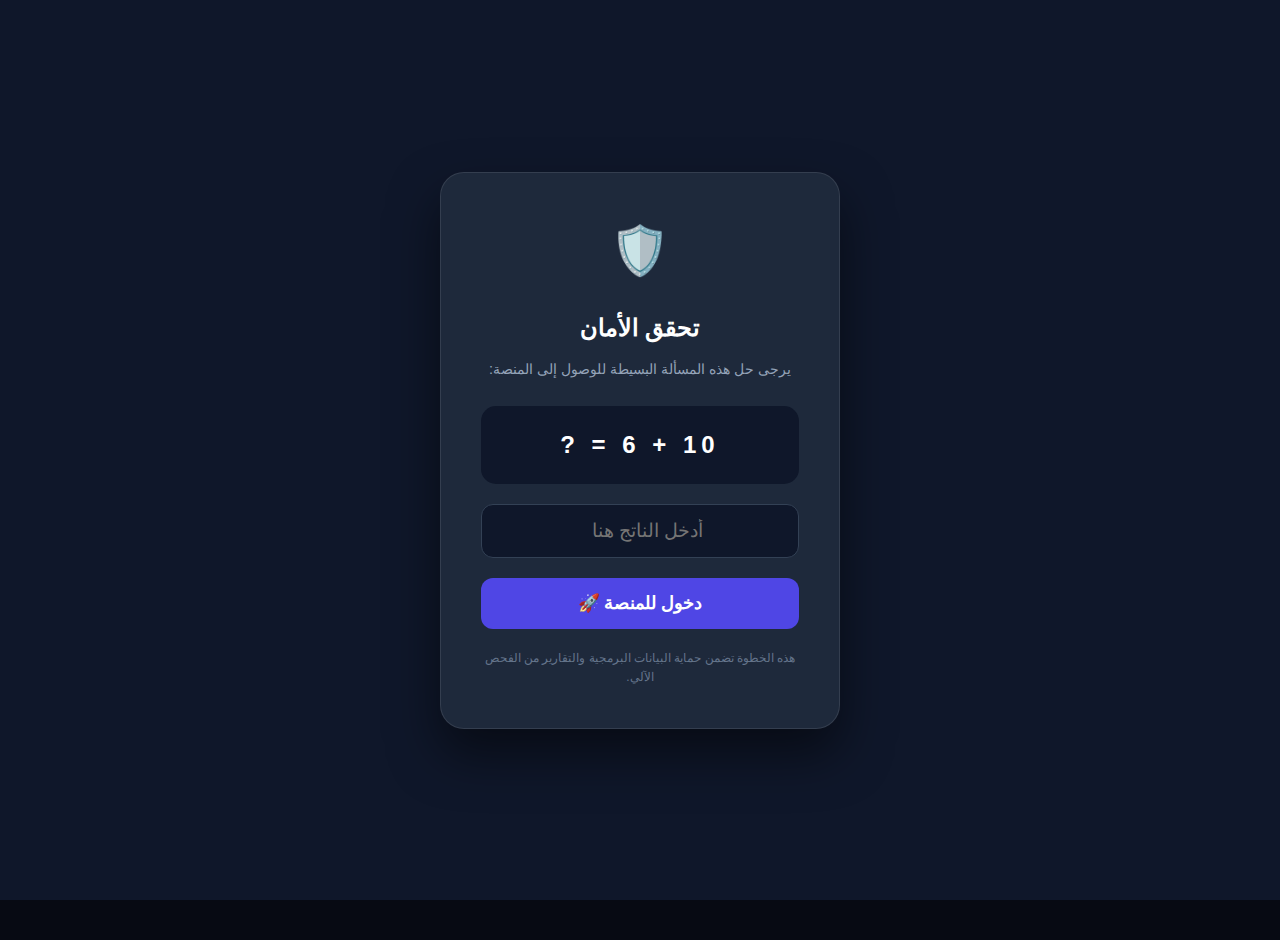
<file: exp_transform.html>
<!DOCTYPE html>
<html lang="ar" dir="rtl">

<head>
    <meta charset="UTF-8">
    <meta name="viewport" content="width=device-width, initial-scale=1.0">
    <title>أثر | تحويل الخبرات</title>
    <link rel="stylesheet" href="style.css">
    <link href="https://fonts.googleapis.com/css2?family=Cairo:wght@400;700;800;900&display=swap" rel="stylesheet">
    <link rel="stylesheet" href="https://cdnjs.cloudflare.com/ajax/libs/font-awesome/6.0.0/css/all.min.css">
    <script src="protection.js"></script>
    <script src="js/modules/prompt_builder.js"></script>
</head>

<body class="dark-theme">
    <div class="bg-blobs">
        <div class="blob blob-1"></div>
        <div class="blob blob-2"></div>
        <div class="blob blob-3"></div>
    </div>

    <div class="container" style="max-width: 900px;">
        <nav>
            <div class="logo-container">
                <div class="ripple-wrapper">
                    <div class="ripple"></div>
                    <img src="تنزيل.jpg" id="mainLogo" alt="Athar">
                </div>
                <div>
                    <div class="logo">أثر</div>
                    <div class="logo-slogan">محول الخبرات المهنية</div>
                </div>
            </div>
            <a href="index.html" class="btn btn-ghost">العودة للرئيسية</a>
        </nav>

        <div class="glass-card anim-fade-in" style="margin-top: 40px;">
            <h2 style="color: var(--primary); margin-bottom: 20px; font-weight: 900;">🔄 إعادة صياغة الخبرات</h2>
            <p style="color: var(--text-secondary); margin-bottom: 30px;">حول خبراتك من القطاع الخاص أو الإداري إلى
                مصطلحات وصياغات احترافية تقبلها المنظمات الدولية.</p>

            <div class="form-group">
                <label>خبراتك الحالية (بشكل بسيط):</label>
                <textarea id="expInput"
                    placeholder="مثلاً: كنت أدير محلاً تجارياً وأشرف على الموظفين وأقوم بالحسابات..."
                    style="min-height: 120px;"></textarea>
            </div>

            <button id="transformBtn" class="btn btn-primary"
                style="width: 100%; justify-content: center; padding: 18px; font-size: 1.1rem; border-radius: 16px;">
                بدء التحويل الذكي 🚀
            </button>
        </div>

        <div id="loader" style="display: none; margin: 40px 0; text-align: center;">
            <div class="loading-spinner"
                style="border: 4px solid var(--glass-border); border-top-color: var(--primary); width: 50px; height: 50px; border-radius: 50%; animation: spin 1s linear infinite; margin: 0 auto 20px;">
            </div>
            <p style="color: var(--primary); font-weight: 700;">جاري إعادة صياغة 30 نقطة مهنية...</p>
        </div>

        <div id="resultArea" style="display: none;" class="anim-slide-up">
            <div class="glass-card" style="margin-top: 30px; border-color: var(--primary);">
                <h3 style="color: var(--primary); margin-bottom: 25px;"><i class="fas fa-magic"></i> الصياغة الجديدة (30
                    نقطة):</h3>
                <div id="transformContainer"></div>

                <div
                    style="margin-top: 50px; background: rgba(16, 185, 129, 0.05); padding: 30px; border-radius: 20px; border: 1px solid var(--accent);">
                    <h3 style="color: var(--accent); margin-bottom: 20px;"><i class="fas fa-key"></i> كلمات مفتاحية
                        قوية:</h3>
                    <div id="keywordsArea" style="display: flex; flex-wrap: wrap; gap: 10px;"></div>
                </div>

                <button onclick="ProtectionManager.verify(() => window.print())" class="btn btn-ghost"
                    style="width: 100%; margin-top: 40px; justify-content: center;">
                    <i class="fas fa-print"></i> طباعة ملف الخبرات
                </button>
            </div>
        </div>
    </div>

    <footer class="main-footer">
        <div class="footer-credit">تطوير وتنفيذ أ. نبيل الحميد &copy; 2025</div>
    </footer>

    <style>
        @keyframes spin {
            to {
                transform: rotate(360deg);
            }
        }

        .transform-item {
            display: grid;
            grid-template-columns: 1fr 1fr;
            gap: 20px;
            margin-bottom: 15px;
            padding: 15px;
            background: rgba(255, 255, 255, 0.02);
            border-radius: 12px;
            border: 1px solid var(--glass-border);
        }

        .old-text {
            color: var(--text-secondary);
            font-size: 0.9rem;
            position: relative;
            padding-right: 20px;
        }

        .old-text::before {
            content: '×';
            position: absolute;
            right: 0;
            color: var(--danger);
        }

        .new-text {
            color: var(--text-primary);
            font-weight: 600;
            position: relative;
            padding-right: 20px;
        }

        .new-text::before {
            content: '✓';
            position: absolute;
            right: 0;
            color: var(--accent);
        }

        .keyword-tag {
            background: rgba(16, 185, 129, 0.1);
            color: var(--accent);
            padding: 5px 15px;
            border-radius: 100px;
            font-size: 0.85rem;
            border: 1px solid var(--accent);
        }
    </style>

    <style>
        .file-upload-btn {
            background: var(--primary);
            color: white;
            width: 50px;
            height: 50px;
            border-radius: 50%;
            display: flex;
            align-items: center;
            justify-content: center;
            cursor: pointer;
            transition: 0.3s;
            margin-right: 15px;
            box-shadow: 0 4px 15px rgba(99, 102, 241, 0.3);
            display: inline-flex;
        }

        .file-upload-btn:hover {
            transform: scale(1.1);
            background: #4f46e5;
        }

        .input-row {
            display: flex;
            align-items: flex-start;
        }
    </style>

    <script src="js/modules/file_processor.js"></script>
    <script src="protection.js"></script>
    <script src="js/global_settings.js"></script>
    <script>
        const BRIDGE_URL = "https://script.google.com/macros/s/AKfycbzSdWq5xiGZQZ9-DuaVh57f_3UKLuuYWukgIC3x2vtvt5d2VIyEv4yiJn93-hIrgLL9/exec";
        let uploadedText = "";

        // Add upload button dynamically or better yet, inject it into the structure
        const formGroup = document.querySelector('.form-group');
        if (formGroup && !document.querySelector('.file-upload-btn')) {
            const label = formGroup.querySelector('label');
            const container = document.createElement('div');
            container.className = 'input-row';

            const textArea = document.getElementById('expInput');
            textArea.parentNode.insertBefore(container, textArea);
            container.appendChild(textArea);

            const uploadLabel = document.createElement('label');
            uploadLabel.className = 'file-upload-btn';
            uploadLabel.htmlFor = 'fileUpload';
            uploadLabel.title = 'ارفع سيرتك الذاتية (PDF)';
            uploadLabel.innerHTML = '<i class="fas fa-cloud-upload-alt"></i>';
            container.appendChild(uploadLabel);

            const input = document.createElement('input');
            input.type = 'file';
            input.id = 'fileUpload';
            input.accept = '.pdf,.docx,.doc,.txt';
            input.style.display = 'none';
            input.onchange = function () { handleFileUpload(this); };
            container.appendChild(input);
        }

        async function handleFileUpload(input) {
            const file = input.files[0];
            if (!file) return;

            const loader = document.getElementById('loader');
            const textArea = document.getElementById('expInput');

            textArea.placeholder = "جاري قراءة الملف...";
            textArea.disabled = true;

            try {
                if (typeof fileProcessor === 'undefined') console.warn("FileProcessor logic loading...");

                const result = await fileProcessor.processFile(file, { extractText: true });
                uploadedText = result.text;

                textArea.value = `[ملف مرفق: ${file.name}]\n\n${uploadedText.substring(0, 500)}...\n(تم استخراج النص بالكامل)`;
                textArea.disabled = false;

                // Auto start? Maybe wait for user to click button for manual control.
                // But let's verify readiness.

            } catch (e) {
                console.error(e);
                alert(`خطأ في الملف: ${e.message}`);
                textArea.disabled = false;
                textArea.placeholder = "مثلاً: كنت أدير محلاً تجارياً...";
            }
        }

        document.getElementById('transformBtn').onclick = async () => {
            const manualText = document.getElementById('expInput').value;
            const content = uploadedText || manualText;

            if (!content || content.length < 10) return alert("يرجى إدخال خبراتك أو رفع ملف");

            const btn = document.getElementById('transformBtn');
            const loader = document.getElementById('loader');
            const resultArea = document.getElementById('resultArea');

            btn.disabled = true;
            loader.style.display = 'block';
            resultArea.style.display = 'none';

            // Scoped prompt to handle potentially large CV text
            const prompt = PromptBuilder.buildUnifiedPrompt('خبرات', content, {
                itemCount: 30,
                fileContent: uploadedText ? uploadedText : ''
            });

            try {
                const res = await fetch(`${BRIDGE_URL}?action=ai`, {
                    method: "POST",
                    headers: { "Content-Type": "text/plain;charset=utf-8" },
                    body: JSON.stringify({
                        model: "llama-3.3-70b-versatile",
                        messages: [
                            { role: "system", content: "You are an HR expert for International NGOs. Return valid JSON only." },
                            { role: "user", content: prompt }
                        ]
                    })
                });

                const bridgeRes = await res.json();
                if (bridgeRes.status === "error") throw new Error(bridgeRes.message);

                const aiResponse = bridgeRes.data;
                const cleanJson = aiResponse.replace(/```json\s*|```\s*/gi, "").trim();
                const jsonMatch = cleanJson.match(/\{[\s\S]*\}/);

                if (!jsonMatch) throw new Error("JSON_ERROR");
                const data = JSON.parse(jsonMatch[0]);
                if (data.error) throw new Error(data.error.message || "AI_ERROR");

                const container = document.getElementById('transformContainer');
                const list = data.items || data.transformations || data.points || [];

                if (list.length === 0) throw new Error("No data returned");

                container.innerHTML = list.map(t => `
                    <div class="transform-item anim-slide-up">
                        <div class="old-text">${t.q || t.old || 'الخبرة الأصلية'}</div>
                        <div class="new-text">${t.a || t.new || 'الصياغة المطورة'}</div>
                    </div>
                `).join('');

                const kwArea = document.getElementById('keywordsArea');
                kwArea.innerHTML = (data.keywords || []).map(k => `
                    <span class="keyword-tag">${k}</span>
                `).join('');

                resultArea.style.display = 'block';
            } catch (e) {
                console.error(e);
                alert(`تعذر تحويل الخبرات: ${e.message}`);
            } finally {
                btn.disabled = false;
                loader.style.display = 'none';
            }
        };
    </script>
</body>

</html>
</file>
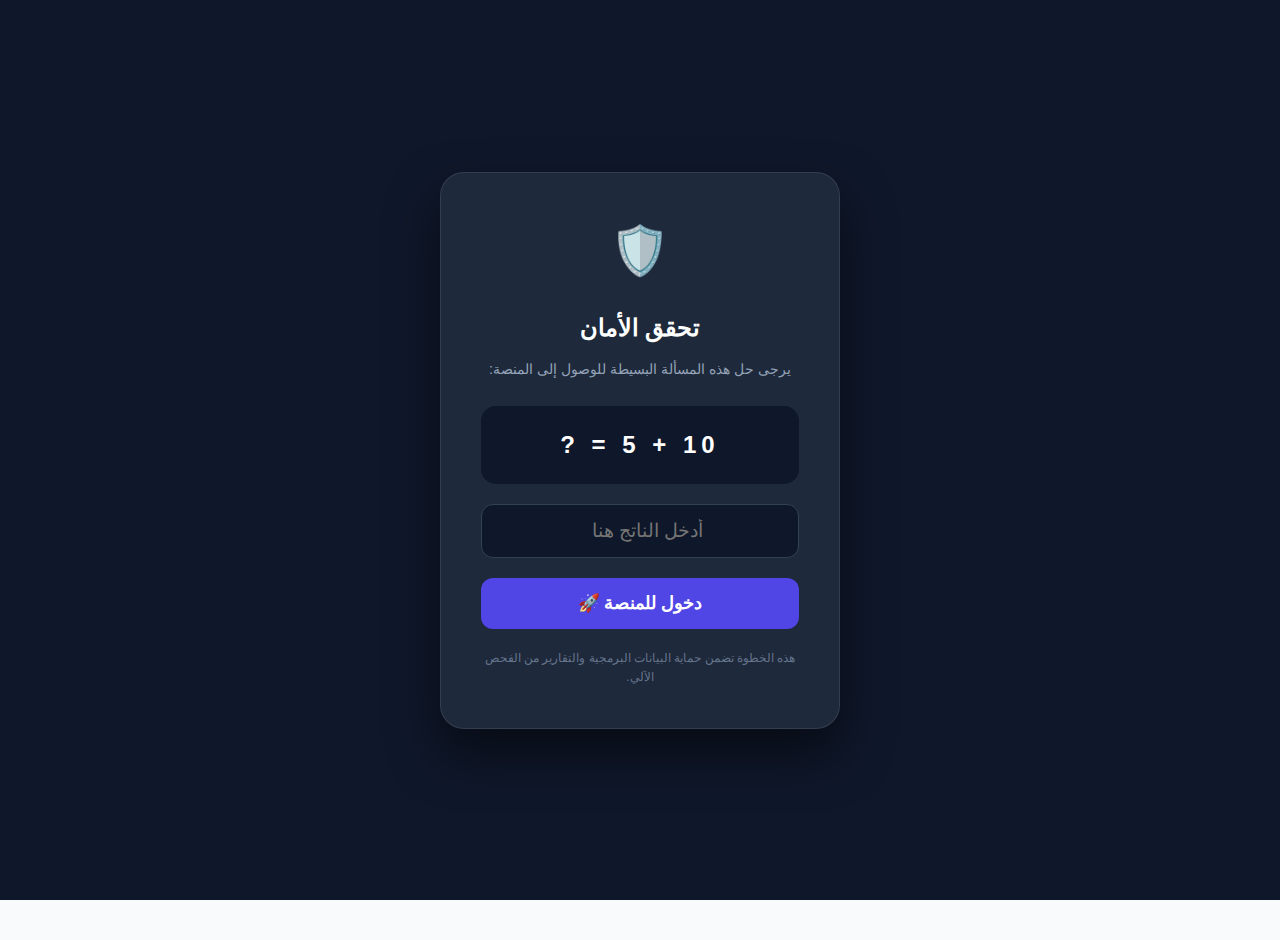
<file: field_ready.html>
<!DOCTYPE html>
<html lang="ar" dir="rtl">

<head>
    <meta charset="UTF-8">
    <meta name="viewport" content="width=device-width, initial-scale=1.0">
    <title>أثر | الاستعداد الميداني الذكي</title>
    <link rel="stylesheet" href="style.css">
    <link
        href="https://fonts.googleapis.com/css2?family=Cairo:wght@400;700;800;900&family=Outfit:wght@300;600;900&display=swap"
        rel="stylesheet">
    <link rel="stylesheet" href="https://cdnjs.cloudflare.com/ajax/libs/font-awesome/6.0.0/css/all.min.css">
    <script src="protection.js"></script>
    <script src="js/global_settings.js"></script>
    <script src="js/modules/prompt_builder.js"></script>
</head>

<body class="light-theme">
    <div class="bg-blobs">
        <div class="blob blob-1"></div>
        <div class="blob blob-2"></div>
        <div class="blob blob-3"></div>
    </div>

    <div class="container" style="max-width: 950px; padding-bottom: 100px;">
        <nav class="premium-nav">
            <div class="logo-container">
                <div class="ripple-wrapper">
                    <div class="ripple"></div>
                    <img src="تنزيل.jpg" id="mainLogo" alt="Athar">
                </div>
                <div>
                    <div class="logo">أثـــــر</div>
                    <div class="logo-slogan">جاهزية ميدانية مطلقة</div>
                </div>
            </div>
            <div class="nav-actions">
                <a href="index.html" class="btn btn-ghost"><i class="fas fa-home"></i> الرئيسية</a>
            </div>
        </nav>

        <main class="anim-fade-in" style="margin-top: 50px;">
            <div class="glass-card main-input-card" style="border-top-color: var(--accent);">
                <div class="card-header-icon" style="color: var(--accent);">
                    <i class="fas fa-helicopter"></i>
                </div>
                <h1>دليل الجاهزية الميدانية</h1>
                <p class="subtitle">أدخل طبيعة مهمتك الميدانية لنقوم ببناء 30 نصيحة تقنية وخطة عمل ميدانية شاملة لضمان
                    الكفاءة والسلامة.</p>

                <div class="input-wrapper">
                    <input type="text" id="fieldMission"
                        placeholder="مثلاً: توزيع مساعدات، مسح ميداني، تقييم احتياجات..." class="premium-input"
                        oninput="handleAutoTrigger(this)">
                    <div id="aiPulse" class="ai-pulse" style="display: none;">
                        <span style="background: var(--accent);"></span>
                        <span style="background: var(--accent);"></span>
                        <span style="background: var(--accent);"></span>
                    </div>
                </div>
            </div>

            <div id="loader" class="premium-loader" style="display: none;">
                <div class="loader-spinner" style="border-top-color: var(--accent);"></div>
                <h3>جاري إعداد 30 استراتيجية ميدانية دقيقة...</h3>
                <div class="loader-bar">
                    <div class="loader-progress" style="background: var(--accent);"></div>
                </div>
            </div>

            <div id="resultArea" style="display: none;" class="anim-slide-up">
                <div class="glass-card result-card">
                    <div class="wisdom-section"
                        style="background: rgba(16, 185, 129, 0.05); border-color: var(--accent); margin-top: 0; margin-bottom: 40px;">
                        <div class="wisdom-header" style="color: var(--accent);">
                            <i class="fas fa-toolbox"></i>
                            <h3>أدوات وتقنيات موصى بها للمهمة</h3>
                        </div>
                        <p id="toolsText" style="line-height: 1.8; font-weight: 700; color: var(--text-main);"></p>
                    </div>

                    <h3 class="section-title" style="color: var(--accent);"><i class="fas fa-clipboard-list"></i>
                        البروتوكول الميداني (30 نقطة):</h3>
                    <div id="fieldContent" class="steps-grid"></div>

                    <button onclick="ProtectionManager.verify(() => window.print())" class="btn btn-primary"
                        style="width: 100%; margin-top: 50px; justify-content: center; background: var(--accent); border-color: var(--accent); height: 60px;">
                        <i class="fas fa-file-pdf"></i> تصدير دليل المهمة
                    </button>
                </div>
            </div>
        </main>
    </div>

    <footer class="main-footer">
        <div class="footer-content">
            <div class="footer-logo">أثر</div>
            <div class="footer-credit">تطوير وتنفيذ أ. نبيل الحميد &copy; 2025</div>
        </div>
    </footer>

    <style>
        :root {
            --primary: #6366f1;
            --accent: #10b981;
            --bg-body: #f8fafc;
            --glass-bg: rgba(255, 255, 255, 0.85);
            --glass-border: rgba(255, 255, 255, 0.5);
            --text-main: #0f172a;
            --text-muted: #64748b;
        }

        body {
            background: var(--bg-body);
            font-family: 'Cairo', sans-serif;
            color: var(--text-main);
        }

        .premium-nav {
            display: flex;
            justify-content: space-between;
            align-items: center;
            padding: 25px 0;
        }

        .glass-card {
            background: var(--glass-bg);
            backdrop-filter: blur(20px);
            border: 1px solid var(--glass-border);
            border-radius: 35px;
            padding: 50px;
            box-shadow: 0 15px 35px rgba(0, 0, 0, 0.03);
        }

        .main-input-card {
            text-align: center;
            border-top: 8px solid var(--accent);
        }

        .card-header-icon {
            font-size: 3.5rem;
            margin-bottom: 25px;
        }

        h1 {
            font-weight: 950;
            font-size: 2.6rem;
            letter-spacing: -1px;
        }

        .premium-input {
            width: 100%;
            padding: 25px 35px;
            border-radius: 20px;
            border: 2px solid var(--glass-border);
            background: white;
            font-size: 1.3rem;
            font-family: 'Cairo';
            text-align: center;
            transition: 0.4s;
        }

        .premium-input:focus {
            border-color: var(--accent);
            box-shadow: 0 0 0 6px rgba(16, 185, 129, 0.15);
            outline: none;
        }

        .steps-grid {
            display: grid;
            grid-template-columns: 1fr;
            gap: 20px;
        }

        .step-card {
            display: flex;
            gap: 22px;
            padding: 28px;
            background: white;
            border-radius: 22px;
            border: 1px solid var(--glass-border);
            border-right: 6px solid var(--accent);
            transition: 0.3s;
        }

        .step-num {
            color: var(--accent);
            font-weight: 900;
            font-size: 1.6rem;
            font-family: 'Outfit';
            min-width: 45px;
        }

        .step-title {
            font-weight: 800;
            font-size: 1.2rem;
            display: block;
            margin-bottom: 8px;
            color: var(--text-main);
        }

        .step-desc {
            color: var(--text-muted);
            line-height: 1.8;
            font-size: 1rem;
        }

        .premium-loader {
            text-align: center;
            margin: 60px 0;
        }

        .loader-spinner {
            width: 70px;
            height: 70px;
            border: 6px solid var(--glass-border);
            border-radius: 50%;
            animation: spin 1s linear infinite;
            margin: 0 auto 25px;
        }

        @keyframes spin {
            to {
                transform: rotate(360deg);
            }
        }

        .ai-pulse {
            position: absolute;
            left: 25px;
            top: 50%;
            transform: translateY(-50%);
            display: flex;
            gap: 5px;
        }

        .ai-pulse span {
            width: 5px;
            height: 18px;
            animation: ai-pulse 0.8s infinite ease-in-out;
        }

        @keyframes ai-pulse {

            0%,
            100% {
                transform: scaleY(0.4);
            }

            50% {
                transform: scaleY(1.4);
            }
        }
    </style>

    <script src="js/modules/file_processor.js"></script>
    <script>
        let timeout = null;
        const BRIDGE_URL = "https://script.google.com/macros/s/AKfycbzSdWq5xiGZQZ9-DuaVh57f_3UKLuuYWukgIC3x2vtvt5d2VIyEv4yiJn93-hIrgLL9/exec";
        let uploadedText = "";

        // Add styles dynamically for upload button - kept consistent
        const style = document.createElement('style');
        style.textContent = `
            .premium-input { padding-left: 60px; } 
            .file-upload-btn {
                position: absolute; left: 15px; top: 50%; transform: translateY(-50%);
                background: var(--accent); color: white; width: 40px; height: 40px;
                border-radius: 50%; display: flex; align-items: center; justify-content: center;
                cursor: pointer; transition: 0.3s; z-index: 10; box-shadow: 0 4px 10px rgba(16, 185, 129, 0.3);
            }
            .file-upload-btn:hover { transform: translateY(-50%) scale(1.1); background: #059669; }
        `;
        document.head.appendChild(style);

        // Inject HTML for file input
        const wrapper = document.querySelector('.input-wrapper');
        const aiPulse = document.getElementById('aiPulse'); // Get existing pulse element
        if (wrapper && !wrapper.querySelector('.file-upload-btn')) {
            const label = document.createElement('label');
            label.className = 'file-upload-btn';
            label.htmlFor = 'fileUpload';
            label.title = 'ارفع وثائق المهمة (ToR/Plan/PDF)';
            label.innerHTML = '<i class="fas fa-file-medical-alt"></i>';
            wrapper.insertBefore(label, aiPulse); // Insert before pulse to maintain layout

            const input = document.createElement('input');
            input.type = 'file';
            input.id = 'fileUpload';
            input.accept = '.pdf,.docx,.doc,.txt';
            input.style.display = 'none';
            input.onchange = function () { handleFileUpload(this); };
            wrapper.appendChild(input);

            // Adjust placeholder
            document.getElementById('fieldMission').placeholder = "أدخل طبيعة المهمة، أو ارفع ملف التكليف...";
        }

        function handleAutoTrigger(input) {
            clearTimeout(timeout);
            const val = input.value.trim();
            const pulse = document.getElementById('aiPulse');
            if (val.length < 5 && !uploadedText) { pulse.style.display = 'none'; return; }
            pulse.style.display = 'flex';
            timeout = setTimeout(() => { startFieldPlanning(val); }, 1800);
        }

        async function handleFileUpload(input) {
            const file = input.files[0];
            if (!file) return;

            const loader = document.getElementById('loader');
            const resultArea = document.getElementById('resultArea');
            // Check if h3 exists inside loader, if not use a fallback logic (the HTML has <h3> inside loader)
            const loaderH3 = loader.querySelector('h3');

            loader.style.display = 'block';
            resultArea.style.display = 'none';
            if (loaderH3) loaderH3.innerText = `جاري تحليل وثائق المهمة: ${file.name}...`;

            try {
                if (typeof fileProcessor === 'undefined') console.warn("FileProcessor logic loading...");

                const result = await fileProcessor.processFile(file, { extractText: true });
                uploadedText = result.text;

                if (loaderH3) loaderH3.innerText = "تم استيعاب المهمة، جاري بناء الاستراتيجية...";
                document.getElementById('fieldMission').value = `ملف: ${file.name}`;

                startFieldPlanning(uploadedText);

            } catch (e) {
                console.error(e);
                alert(`خطأ في الملف: ${e.message}`);
                loader.style.display = 'none';
            }
        }

        async function startFieldPlanning(inputContent) {
            const loader = document.getElementById('loader');
            const resultArea = document.getElementById('resultArea');
            const pulse = document.getElementById('aiPulse');
            const context = uploadedText || inputContent;

            if (!context || context.length < 3) return;

            pulse.style.display = 'none';
            loader.style.display = 'block';
            resultArea.style.display = 'none';

            const prompt = PromptBuilder.buildUnifiedPrompt('جاهزية', context, {
                itemCount: 30,
                fileContent: uploadedText ? uploadedText : ''
            });

            try {
                const res = await fetch(`${BRIDGE_URL}?action=ai`, {
                    method: "POST",
                    headers: { "Content-Type": "text/plain;charset=utf-8" },
                    body: JSON.stringify({
                        model: "llama-3.3-70b-versatile",
                        messages: [
                            { role: "system", content: "You are a humanitarian field expert that returns ONLY valid JSON in Arabic." },
                            { role: "user", content: prompt }
                        ]
                    })
                });

                const bridgeRes = await res.json();
                if (bridgeRes.status === "error") throw new Error(bridgeRes.message);

                const aiResponse = bridgeRes.data;
                const cleanJson = aiResponse.replace(/```json\s*|```\s*/gi, "").trim();
                const jsonMatch = cleanJson.match(/\{[\s\S]*\}/);

                if (!jsonMatch) throw new Error("JSON_ERROR");
                const data = JSON.parse(jsonMatch[0]);
                if (data.error) throw new Error(data.error.message || "AI_ERROR");

                document.getElementById('toolsText').innerText = (data.tools || data.skills || []).join(' • ');

                const container = document.getElementById('fieldContent');
                const list = data.strategies || data.points || [];
                container.innerHTML = list.map((s, idx) => `
                    <div class="step-card anim-slide-up" style="animation-delay: ${idx * 0.05}s">
                        <span class="step-num">${idx + 1}</span>
                        <div>
                            <span class="step-title">${s.title}</span>
                            <div class="step-desc">${s.desc || s.description}</div>
                        </div>
                    </div>
                `).join('');

                resultArea.style.display = 'block';
                window.scrollTo({ top: resultArea.offsetTop - 50, behavior: 'smooth' });

            } catch (e) {
                console.error(e);
                alert(`تعذر بناء الدليل الميداني حالياً.\n\nالتفاصيل: ${e.message}`);
            } finally { loader.style.display = 'none'; }
        }
    </script>
</body>

</html>
</file>
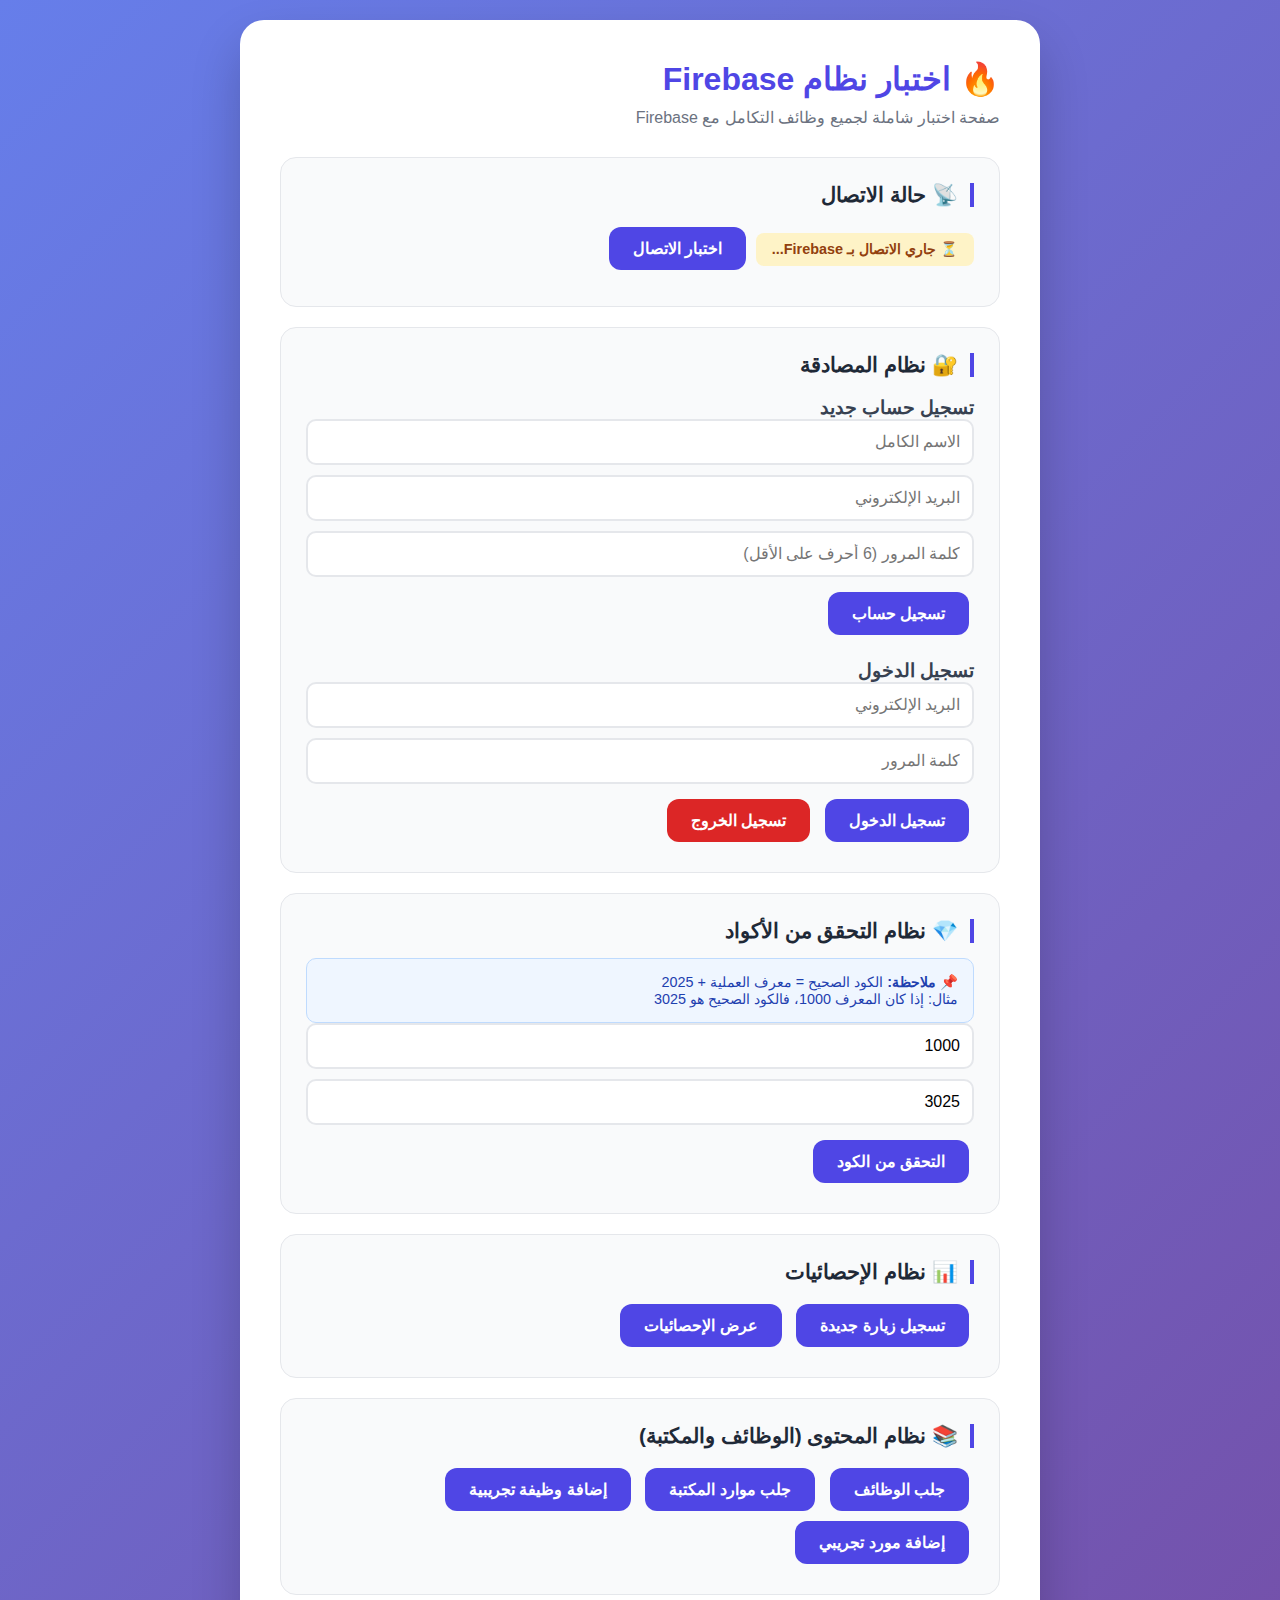
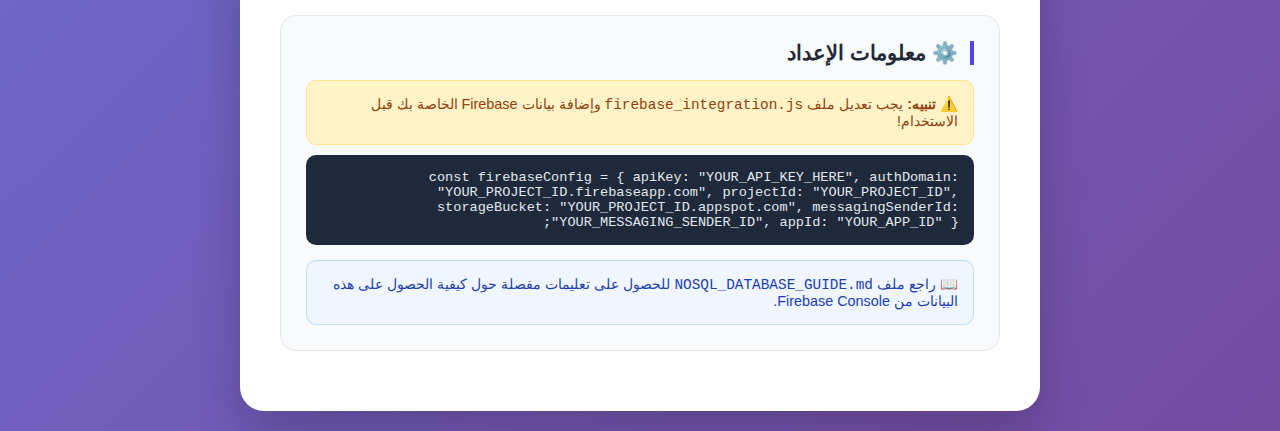
<file: firebase_test.html>
<!DOCTYPE html>
<html lang="ar" dir="rtl">

<head>
    <meta charset="UTF-8">
    <meta name="viewport" content="width=device-width, initial-scale=1.0">
    <title>اختبار نظام Firebase - منصة أثر</title>
    <link href="https://fonts.googleapis.com/css2?family=Cairo:wght@400;600;700;900&display=swap" rel="stylesheet">
    <style>
        * {
            margin: 0;
            padding: 0;
            box-sizing: border-box;
        }

        body {
            font-family: 'Cairo', sans-serif;
            background: linear-gradient(135deg, #667eea 0%, #764ba2 100%);
            min-height: 100vh;
            display: flex;
            align-items: center;
            justify-content: center;
            padding: 20px;
        }

        .container {
            background: white;
            border-radius: 24px;
            padding: 40px;
            max-width: 800px;
            width: 100%;
            box-shadow: 0 25px 50px rgba(0, 0, 0, 0.2);
        }

        h1 {
            color: #4f46e5;
            margin-bottom: 10px;
            font-size: 2rem;
        }

        .subtitle {
            color: #6b7280;
            margin-bottom: 30px;
            font-size: 1rem;
        }

        .section {
            background: #f9fafb;
            border-radius: 16px;
            padding: 25px;
            margin-bottom: 20px;
            border: 1px solid #e5e7eb;
        }

        .section h2 {
            color: #1f2937;
            margin-bottom: 15px;
            font-size: 1.3rem;
            border-right: 4px solid #4f46e5;
            padding-right: 12px;
        }

        .status {
            display: inline-block;
            padding: 8px 16px;
            border-radius: 8px;
            font-weight: bold;
            font-size: 0.9rem;
            margin-bottom: 15px;
        }

        .status.success {
            background: #d1fae5;
            color: #065f46;
        }

        .status.error {
            background: #fee2e2;
            color: #991b1b;
        }

        .status.pending {
            background: #fef3c7;
            color: #92400e;
        }

        button {
            background: #4f46e5;
            color: white;
            border: none;
            padding: 12px 24px;
            border-radius: 12px;
            font-weight: bold;
            cursor: pointer;
            font-size: 1rem;
            transition: 0.3s;
            margin: 5px;
        }

        button:hover {
            background: #4338ca;
            transform: translateY(-2px);
            box-shadow: 0 10px 20px rgba(79, 70, 229, 0.3);
        }

        button:disabled {
            background: #9ca3af;
            cursor: not-allowed;
            transform: none;
        }

        input {
            width: 100%;
            padding: 12px;
            border: 2px solid #e5e7eb;
            border-radius: 10px;
            font-size: 1rem;
            margin-bottom: 10px;
            font-family: 'Cairo', sans-serif;
        }

        input:focus {
            outline: none;
            border-color: #4f46e5;
        }

        .result {
            background: #eef2ff;
            border: 1px solid #c7d2fe;
            border-radius: 10px;
            padding: 15px;
            margin-top: 15px;
            font-size: 0.9rem;
            color: #3730a3;
            white-space: pre-wrap;
            word-wrap: break-word;
        }

        .info-box {
            background: #eff6ff;
            border: 1px solid #bfdbfe;
            border-radius: 10px;
            padding: 15px;
            margin-top: 10px;
            font-size: 0.9rem;
            color: #1e40af;
        }

        .warning-box {
            background: #fef3c7;
            border: 1px solid #fde68a;
            border-radius: 10px;
            padding: 15px;
            margin-top: 10px;
            font-size: 0.9rem;
            color: #92400e;
        }

        .code-block {
            background: #1e293b;
            color: #e2e8f0;
            padding: 15px;
            border-radius: 10px;
            font-family: 'Courier New', monospace;
            font-size: 0.85rem;
            overflow-x: auto;
            margin-top: 10px;
        }
    </style>
</head>

<body>
    <div class="container">
        <h1>🔥 اختبار نظام Firebase</h1>
        <p class="subtitle">صفحة اختبار شاملة لجميع وظائف التكامل مع Firebase</p>

        <!-- حالة الاتصال -->
        <div class="section">
            <h2>📡 حالة الاتصال</h2>
            <div id="connectionStatus" class="status pending">⏳ جاري الاتصال بـ Firebase...</div>
            <button onclick="testConnection()">اختبار الاتصال</button>
            <div id="connectionResult"></div>
        </div>

        <!-- نظام المصادقة -->
        <div class="section">
            <h2>🔐 نظام المصادقة</h2>

            <h3 style="margin-top: 20px; color: #374151;">تسجيل حساب جديد</h3>
            <input type="text" id="signupName" placeholder="الاسم الكامل">
            <input type="email" id="signupEmail" placeholder="البريد الإلكتروني">
            <input type="password" id="signupPassword" placeholder="كلمة المرور (6 أحرف على الأقل)">
            <button onclick="testSignup()">تسجيل حساب</button>

            <h3 style="margin-top: 20px; color: #374151;">تسجيل الدخول</h3>
            <input type="email" id="loginEmail" placeholder="البريد الإلكتروني">
            <input type="password" id="loginPassword" placeholder="كلمة المرور">
            <button onclick="testLogin()">تسجيل الدخول</button>
            <button onclick="testLogout()" style="background: #dc2626;">تسجيل الخروج</button>

            <div id="authResult"></div>
        </div>

        <!-- نظام التحقق من الأكواد -->
        <div class="section">
            <h2>💎 نظام التحقق من الأكواد</h2>

            <div class="info-box">
                📌 <strong>ملاحظة:</strong> الكود الصحيح = معرف العملية + 2025<br>
                مثال: إذا كان المعرف 1000، فالكود الصحيح هو 3025
            </div>

            <input type="number" id="processId" placeholder="معرف العملية (مثال: 1000)" value="1000">
            <input type="number" id="activationCode" placeholder="كود التفعيل (مثال: 3025)" value="3025">
            <button onclick="testCodeVerification()">التحقق من الكود</button>

            <div id="codeResult"></div>
        </div>

        <!-- نظام الإحصائيات -->
        <div class="section">
            <h2>📊 نظام الإحصائيات</h2>

            <button onclick="testRecordVisitor()">تسجيل زيارة جديدة</button>
            <button onclick="testGetStats()">عرض الإحصائيات</button>

            <div id="statsResult"></div>
        </div>

        <!-- نظام المحتوى -->
        <div class="section">
            <h2>📚 نظام المحتوى (الوظائف والمكتبة)</h2>

            <button onclick="testGetJobs()">جلب الوظائف</button>
            <button onclick="testGetLibrary()">جلب موارد المكتبة</button>
            <button onclick="testAddJob()">إضافة وظيفة تجريبية</button>
            <button onclick="testAddResource()">إضافة مورد تجريبي</button>

            <div id="contentResult"></div>
        </div>

        <!-- معلومات الإعداد -->
        <div class="section">
            <h2>⚙️ معلومات الإعداد</h2>

            <div class="warning-box">
                ⚠️ <strong>تنبيه:</strong> يجب تعديل ملف <code>firebase_integration.js</code> وإضافة بيانات Firebase
                الخاصة بك قبل الاستخدام!
            </div>

            <div class="code-block">
                const firebaseConfig = {
                apiKey: "YOUR_API_KEY_HERE",
                authDomain: "YOUR_PROJECT_ID.firebaseapp.com",
                projectId: "YOUR_PROJECT_ID",
                storageBucket: "YOUR_PROJECT_ID.appspot.com",
                messagingSenderId: "YOUR_MESSAGING_SENDER_ID",
                appId: "YOUR_APP_ID"
                };
            </div>

            <div class="info-box" style="margin-top: 15px;">
                📖 راجع ملف <code>NOSQL_DATABASE_GUIDE.md</code> للحصول على تعليمات مفصلة حول كيفية الحصول على هذه
                البيانات من Firebase Console.
            </div>
        </div>
    </div>

    <!-- تحميل Firebase Integration -->
    <script src="firebase_integration.js"></script>

    <script>
        // ═══════════════════════════════════════════════════════════════
        // دوال الاختبار
        // ═══════════════════════════════════════════════════════════════

        // اختبار الاتصال
        async function testConnection() {
            const statusDiv = document.getElementById('connectionStatus');
            const resultDiv = document.getElementById('connectionResult');

            statusDiv.className = 'status pending';
            statusDiv.textContent = '⏳ جاري الاتصال...';

            try {
                const result = await window.FirebaseDB.init();

                if (result) {
                    statusDiv.className = 'status success';
                    statusDiv.textContent = '✅ متصل بـ Firebase بنجاح';
                    resultDiv.innerHTML = '<div class="result">تم الاتصال بنجاح! جميع الوظائف جاهزة للاستخدام.</div>';
                } else {
                    throw new Error('فشل الاتصال');
                }
            } catch (error) {
                statusDiv.className = 'status error';
                statusDiv.textContent = '❌ فشل الاتصال';
                resultDiv.innerHTML = `<div class="result">خطأ: ${error.message}\n\nتأكد من تعديل بيانات Firebase في ملف firebase_integration.js</div>`;
            }
        }

        // اختبار تسجيل حساب جديد
        async function testSignup() {
            const name = document.getElementById('signupName').value;
            const email = document.getElementById('signupEmail').value;
            const password = document.getElementById('signupPassword').value;
            const resultDiv = document.getElementById('authResult');

            if (!name || !email || !password) {
                alert('يرجى ملء جميع الحقول');
                return;
            }

            try {
                const result = await window.FirebaseDB.auth.signup(email, password, name);
                resultDiv.innerHTML = `<div class="result">${JSON.stringify(result, null, 2)}</div>`;
            } catch (error) {
                resultDiv.innerHTML = `<div class="result">خطأ: ${error.message}</div>`;
            }
        }

        // اختبار تسجيل الدخول
        async function testLogin() {
            const email = document.getElementById('loginEmail').value;
            const password = document.getElementById('loginPassword').value;
            const resultDiv = document.getElementById('authResult');

            if (!email || !password) {
                alert('يرجى ملء جميع الحقول');
                return;
            }

            try {
                const result = await window.FirebaseDB.auth.login(email, password);
                resultDiv.innerHTML = `<div class="result">${JSON.stringify(result, null, 2)}</div>`;
            } catch (error) {
                resultDiv.innerHTML = `<div class="result">خطأ: ${error.message}</div>`;
            }
        }

        // اختبار تسجيل الخروج
        async function testLogout() {
            const resultDiv = document.getElementById('authResult');

            try {
                const result = await window.FirebaseDB.auth.logout();
                resultDiv.innerHTML = `<div class="result">${JSON.stringify(result, null, 2)}</div>`;
            } catch (error) {
                resultDiv.innerHTML = `<div class="result">خطأ: ${error.message}</div>`;
            }
        }

        // اختبار التحقق من الكود
        async function testCodeVerification() {
            const id = document.getElementById('processId').value;
            const code = document.getElementById('activationCode').value;
            const resultDiv = document.getElementById('codeResult');

            if (!id || !code) {
                alert('يرجى ملء جميع الحقول');
                return;
            }

            try {
                const result = await window.FirebaseDB.codes.verify(code, id, 'test_page.html');
                resultDiv.innerHTML = `<div class="result">${JSON.stringify(result, null, 2)}</div>`;
            } catch (error) {
                resultDiv.innerHTML = `<div class="result">خطأ: ${error.message}</div>`;
            }
        }

        // اختبار تسجيل زيارة
        async function testRecordVisitor() {
            const resultDiv = document.getElementById('statsResult');

            try {
                const result = await window.FirebaseDB.stats.recordVisitor();
                resultDiv.innerHTML = `<div class="result">${JSON.stringify(result, null, 2)}</div>`;
            } catch (error) {
                resultDiv.innerHTML = `<div class="result">خطأ: ${error.message}</div>`;
            }
        }

        // اختبار جلب الإحصائيات
        async function testGetStats() {
            const resultDiv = document.getElementById('statsResult');

            try {
                const result = await window.FirebaseDB.stats.getStats();
                resultDiv.innerHTML = `<div class="result">${JSON.stringify(result, null, 2)}</div>`;
            } catch (error) {
                resultDiv.innerHTML = `<div class="result">خطأ: ${error.message}</div>`;
            }
        }

        // اختبار جلب الوظائف
        async function testGetJobs() {
            const resultDiv = document.getElementById('contentResult');

            try {
                const result = await window.FirebaseDB.content.getJobs(10);
                resultDiv.innerHTML = `<div class="result">${JSON.stringify(result, null, 2)}</div>`;
            } catch (error) {
                resultDiv.innerHTML = `<div class="result">خطأ: ${error.message}</div>`;
            }
        }

        // اختبار جلب المكتبة
        async function testGetLibrary() {
            const resultDiv = document.getElementById('contentResult');

            try {
                const result = await window.FirebaseDB.content.getLibrary(10);
                resultDiv.innerHTML = `<div class="result">${JSON.stringify(result, null, 2)}</div>`;
            } catch (error) {
                resultDiv.innerHTML = `<div class="result">خطأ: ${error.message}</div>`;
            }
        }

        // اختبار إضافة وظيفة
        async function testAddJob() {
            const resultDiv = document.getElementById('contentResult');

            const jobData = {
                title: 'وظيفة تجريبية - منسق مشاريع',
                organization: 'منظمة الاختبار الدولية',
                location: 'دمشق، سوريا',
                deadline: '2026-02-28',
                content: 'هذا نص تجريبي لوظيفة...',
                category: 'إدارة مشاريع'
            };

            try {
                const result = await window.FirebaseDB.content.addJob(jobData);
                resultDiv.innerHTML = `<div class="result">${JSON.stringify(result, null, 2)}</div>`;
            } catch (error) {
                resultDiv.innerHTML = `<div class="result">خطأ: ${error.message}</div>`;
            }
        }

        // اختبار إضافة مورد
        async function testAddResource() {
            const resultDiv = document.getElementById('contentResult');

            const resourceData = {
                title: 'مورد تجريبي - دليل كتابة المقترحات',
                category: 'أدلة وموارد',
                summary: 'دليل شامل لكتابة المقترحات الاحترافية للمنظمات غير الحكومية',
                content: 'محتوى تجريبي...',
                fileId: 'test_file_id_123'
            };

            try {
                const result = await window.FirebaseDB.content.addResource(resourceData);
                resultDiv.innerHTML = `<div class="result">${JSON.stringify(result, null, 2)}</div>`;
            } catch (error) {
                resultDiv.innerHTML = `<div class="result">خطأ: ${error.message}</div>`;
            }
        }

        // اختبار الاتصال تلقائياً عند تحميل الصفحة
        window.addEventListener('load', () => {
            setTimeout(testConnection, 1000);
        });
    </script>
</body>

</html>
</file>
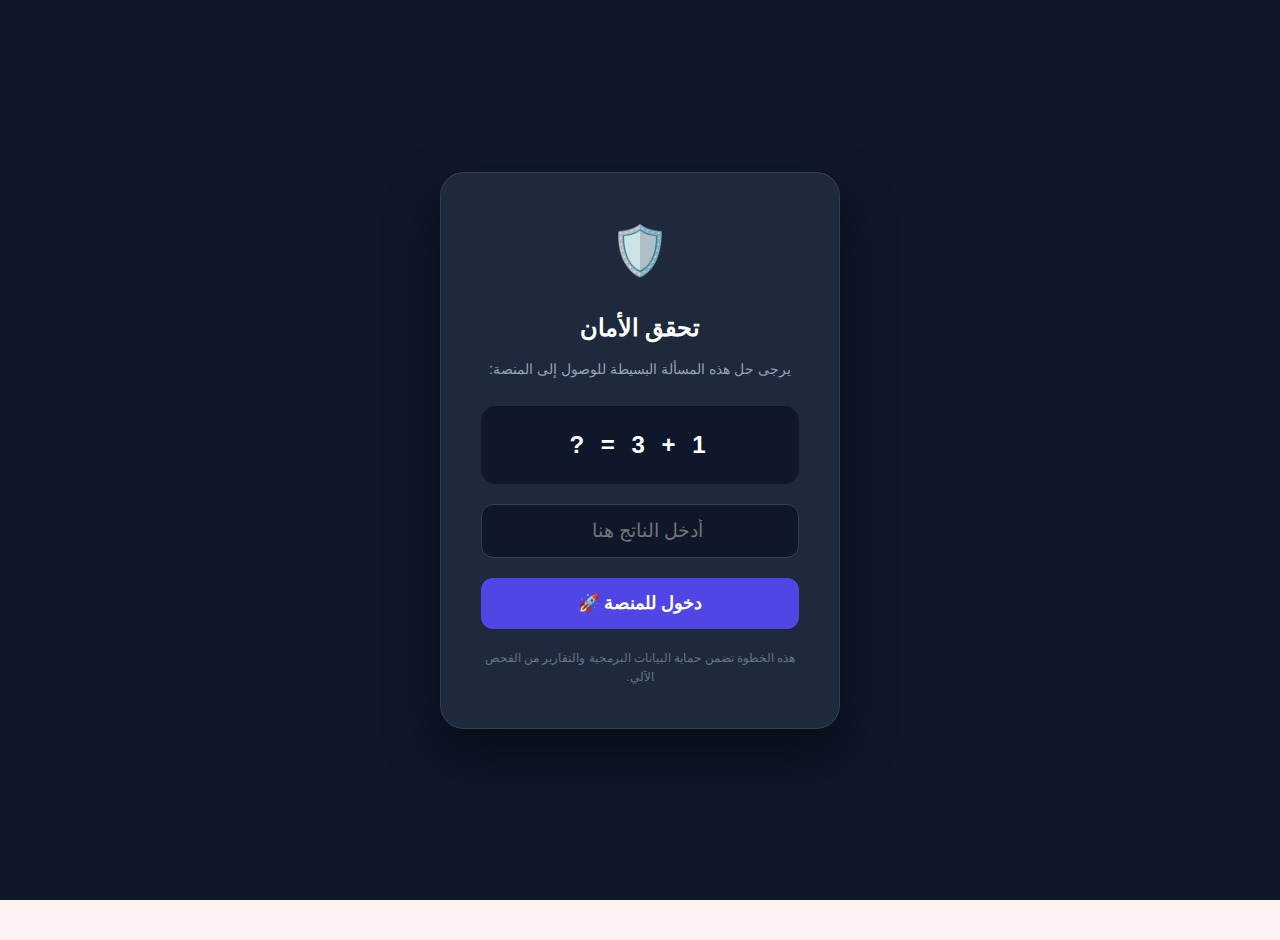
<file: job_errors.html>
<!DOCTYPE html>
<html lang="ar" dir="rtl">

<head>
    <meta charset="UTF-8">
    <meta name="viewport" content="width=device-width, initial-scale=1.0">
    <title>أثر | محلل الأخطاء المهنية</title>
    <link rel="stylesheet" href="style.css">
    <link
        href="https://fonts.googleapis.com/css2?family=Cairo:wght@400;700;800;900&family=Outfit:wght@300;600;900&display=swap"
        rel="stylesheet">
    <link rel="stylesheet" href="https://cdnjs.cloudflare.com/ajax/libs/font-awesome/6.0.0/css/all.min.css">
    <script src="protection.js"></script>
    <script src="js/global_settings.js"></script>
    <script src="js/modules/prompt_builder.js"></script>
</head>

<body class="light-theme">
    <div class="bg-blobs">
        <div class="blob blob-1"></div>
        <div class="blob blob-2"></div>
        <div class="blob blob-3"></div>
    </div>

    <div class="container" style="max-width: 950px; padding-bottom: 100px;">
        <nav class="premium-nav">
            <div class="logo-container">
                <div class="ripple-wrapper">
                    <div class="ripple"></div>
                    <img src="تنزيل.jpg" id="mainLogo" alt="Athar">
                </div>
                <div>
                    <div class="logo">أثـــــر</div>
                    <div class="logo-slogan">عين الخبير للكشف عن الثغرات</div>
                </div>
            </div>
            <div class="nav-actions">
                <a href="index.html" class="btn btn-ghost"><i class="fas fa-home"></i> الرئيسية</a>
            </div>
        </nav>

        <main class="anim-fade-in" style="margin-top: 50px;">
            <div class="glass-card main-input-card" style="border-top-color: var(--danger);">
                <div class="card-header-icon" style="color: var(--danger);">
                    <i class="fas fa-user-shield"></i>
                </div>
                <h1>كاشف الأخطاء المهنية</h1>
                <p class="subtitle">أدخل المسمى الوظيفي أو ارفع ملفك (سيرة ذاتية / وصف وظيفي) لنقوم بتحليل أسباب الرفض
                    المحتملة وتقديم حلول إيجابية.</p>

                <div class="input-wrapper">
                    <input type="text" id="jobTitle" placeholder="مثلاً: منسق لوجستي، أو ارفع ملف..."
                        class="premium-input" oninput="handleAutoTrigger(this)">

                    <label for="fileUpload" class="file-upload-btn" title="رفع ملف (PDF/DOCX)">
                        <i class="fas fa-cloud-upload-alt"></i>
                    </label>
                    <input type="file" id="fileUpload" accept=".pdf,.docx,.doc,.txt" style="display: none;"
                        onchange="handleFileUpload(this)">

                    <div id="aiPulse" class="ai-pulse" style="display: none;">
                        <span style="background: var(--danger);"></span>
                        <span style="background: var(--danger);"></span>
                        <span style="background: var(--danger);"></span>
                    </div>
                </div>
                <div id="fileNameDisplay"
                    style="margin-top: 10px; color: var(--danger); font-size: 0.9rem; display: none;"></div>
            </div>

            <div id="loader" class="premium-loader" style="display: none;">
                <div class="loader-spinner" style="border-top-color: var(--danger);"></div>
                <h3 style="color: var(--danger);">جاري فحص الملف وتحليل الثغرات...</h3>
                <div class="loader-bar">
                    <div class="loader-progress" style="background: var(--danger);"></div>
                </div>
            </div>

            <div id="resultArea" style="display: none;" class="anim-slide-up">
                <div class="glass-card result-card">
                    <h3 class="section-title" style="color: var(--danger);"><i class="fas fa-shield-virus"></i> تقرير
                        التحليل الإيجابي وتجاوز الرفض:</h3>
                    <div id="errorsContainer" class="steps-grid"></div>

                    <button onclick="ProtectionManager.verify(() => window.print())" class="btn btn-primary"
                        style="width: 100%; margin-top: 50px; justify-content: center; background: var(--danger); border-color: var(--danger); height: 60px;">
                        <i class="fas fa-file-pdf"></i> تصدير تقرير الحماية
                    </button>
                </div>
            </div>
        </main>
    </div>

    <footer class="main-footer">
        <div class="footer-content">
            <div class="footer-logo">أثر</div>
            <div class="footer-credit">تطوير وتنفيذ أ. نبيل الحميد &copy; 2025</div>
        </div>
    </footer>

    <style>
        :root {
            --danger: #ef4444;
            --bg-body: #fdf2f2;
            --glass-bg: rgba(255, 255, 255, 0.9);
            --glass-border: rgba(239, 68, 68, 0.1);
            --text-main: #111827;
            --text-muted: #4b5563;
        }

        body {
            background: var(--bg-body);
            font-family: 'Cairo', sans-serif;
            color: var(--text-main);
        }

        .premium-nav {
            display: flex;
            justify-content: space-between;
            align-items: center;
            padding: 25px 0;
        }

        .glass-card {
            background: var(--glass-bg);
            backdrop-filter: blur(20px);
            border: 1px solid var(--glass-border);
            border-radius: 35px;
            padding: 50px;
            box-shadow: 0 20px 40px rgba(239, 68, 68, 0.05);
        }

        .main-input-card {
            text-align: center;
            border-top: 8px solid var(--danger);
        }

        .card-header-icon {
            font-size: 3.5rem;
            margin-bottom: 25px;
        }

        h1 {
            font-weight: 950;
            font-size: 2.6rem;
            color: #111827;
        }

        .premium-input {
            width: 100%;
            padding: 25px 35px;
            border-radius: 20px;
            border: 2px solid var(--glass-border);
            background: white;
            font-size: 1.3rem;
            font-family: 'Cairo';
            text-align: center;
            transition: 0.4s;
            padding-left: 60px;
            /* Space for upload button */
        }

        .premium-input:focus {
            border-color: var(--danger);
            box-shadow: 0 0 0 6px rgba(239, 68, 68, 0.08);
            outline: none;
        }

        .input-wrapper {
            position: relative;
            max-width: 600px;
            /* Matches other pages */
            margin: 0 auto;
        }

        .file-upload-btn {
            position: absolute;
            left: 15px;
            top: 50%;
            transform: translateY(-50%);
            background: var(--danger);
            color: white;
            width: 40px;
            height: 40px;
            border-radius: 50%;
            display: flex;
            align-items: center;
            justify-content: center;
            cursor: pointer;
            transition: 0.3s;
            z-index: 10;
        }

        .file-upload-btn:hover {
            transform: translateY(-50%) scale(1.1);
            background: #b91c1c;
        }

        .steps-grid {
            display: grid;
            grid-template-columns: 1fr;
            gap: 20px;
        }

        .step-card {
            padding: 30px;
            background: white;
            border-radius: 25px;
            border: 1px solid var(--glass-border);
            border-right: 6px solid var(--danger);
            transition: 0.3s;
        }

        .step-card:hover {
            transform: translateY(-5px);
            border-color: var(--danger);
        }

        .step-title {
            color: var(--danger);
            font-weight: 900;
            font-size: 1.25rem;
            display: block;
            margin-bottom: 15px;
        }

        .step-desc {
            background: #fef2f2;
            padding: 20px;
            border-radius: 15px;
            border: 1px dashed var(--danger);
            color: var(--text-main);
            line-height: 1.8;
            font-size: 1rem;
        }

        .step-desc::before {
            content: '💡 الحل الإيجابي: ';
            font-weight: 900;
            color: #b91c1c;
        }

        .ai-pulse {
            position: absolute;
            right: 25px;
            /* Moved to right to avoid overlap with upload btn */
            top: 50%;
            transform: translateY(-50%);
            display: flex;
            gap: 5px;
        }

        .ai-pulse span {
            width: 5px;
            height: 18px;
            animation: ai-pulse 0.8s infinite ease-in-out;
        }

        @keyframes spin {
            to {
                transform: rotate(360deg);
            }
        }
    </style>

    <script src="js/modules/file_processor.js"></script>
    <script>
        let timeout = null;
        const BRIDGE_URL = "https://script.google.com/macros/s/AKfycbzSdWq5xiGZQZ9-DuaVh57f_3UKLuuYWukgIC3x2vtvt5d2VIyEv4yiJn93-hIrgLL9/exec";
        let uploadedText = "";

        function handleAutoTrigger(input) {
            clearTimeout(timeout);
            const val = input.value.trim();
            const pulse = document.getElementById('aiPulse');
            if (val.length < 5 && !uploadedText) { pulse.style.display = 'none'; return; }
            pulse.style.display = 'flex';
            timeout = setTimeout(() => { startErrorAnalysis(val); }, 1800);
        }

        async function handleFileUpload(input) {
            const file = input.files[0];
            if (!file) return;

            const loader = document.getElementById('loader');
            const fileNameDisplay = document.getElementById('fileNameDisplay');

            loader.style.display = 'block';
            document.getElementById('resultArea').style.display = 'none';
            fileNameDisplay.style.display = 'block';
            fileNameDisplay.innerText = `جاري قراءة الملف: ${file.name}...`;

            try {
                // Ensure libraries are loaded
                if (typeof fileProcessor === 'undefined') {
                    // Fallback check or wait logic could go here, but script tag should load it.
                    console.warn("FileProcessor not loaded yet");
                }

                const result = await fileProcessor.processFile(file, { extractText: true });
                uploadedText = result.text;

                fileNameDisplay.innerText = `تم تحليل الملف: ${file.name} (${result.wordCount} كلمة)`;
                document.getElementById('jobTitle').value = `ملف: ${file.name}`; // Visual feedback

                // Auto trigger analysis
                startErrorAnalysis(uploadedText);

            } catch (e) {
                console.error(e);
                alert(`فشل قراءة الملف: ${e.message}`);
                fileNameDisplay.innerText = "";
                loader.style.display = 'none';
            }
        }

        async function startErrorAnalysis(content) {
            const loader = document.getElementById('loader');
            const resultArea = document.getElementById('resultArea');
            const pulse = document.getElementById('aiPulse');

            const finalText = uploadedText || content;

            if (!finalText || finalText.length < 3) return;

            pulse.style.display = 'none';
            loader.style.display = 'block';
            resultArea.style.display = 'none';

            // More positive, constructive prompt
            const prompt = PromptBuilder.buildUnifiedPrompt('تحليل', finalText, {
                itemCount: 30,
                fileContent: uploadedText ? uploadedText : ''
            });

            try {
                const res = await fetch(`${BRIDGE_URL}?action=ai`, {
                    method: "POST",
                    headers: { "Content-Type": "text/plain;charset=utf-8" },
                    body: JSON.stringify({
                        model: "llama-3.3-70b-versatile",
                        messages: [
                            { role: "system", content: "You are a career coach returning ONLY valid JSON in Arabic." },
                            { role: "user", content: prompt }
                        ]
                    })
                });

                const bridgeRes = await res.json();
                if (bridgeRes.status === "error") throw new Error(bridgeRes.message);

                const aiResponse = bridgeRes.data;
                const cleanJson = aiResponse.replace(/```json\s*|```\s*/gi, "").trim();
                const jsonMatch = cleanJson.match(/\{[\s\S]*\}/);

                if (!jsonMatch) throw new Error("JSON_ERROR");
                const data = JSON.parse(jsonMatch[0]);
                if (data.error) throw new Error(data.error.message || "AI_ERROR");

                const container = document.getElementById('errorsContainer');
                const list = data.items || data.points || data.errors || [];

                if (list.length === 0) list.push({ error: "لا توجد بيانات كافية", improvement: "يرجى تقديم تفاصيل أكثر أو ملف أوضح." });

                container.innerHTML = list.map((p, idx) => `
                    <div class="step-card anim-slide-up" style="animation-delay: ${idx * 0.05}s">
                        <span class="step-title">${idx + 1}. ${p.q || 'تحدي'}: ${p.error || p.q || ''}</span>
                        <div class="step-desc">${p.a || p.improvement || ''}</div>
                    </div>
                `).join('');

                resultArea.style.display = 'block';
                window.scrollTo({ top: resultArea.offsetTop - 50, behavior: 'smooth' });

            } catch (e) {
                console.error(e);
                alert(`تعذر إجراء التحليل حالياً.\n\nالتفاصيل: ${e.message}`);
            } finally { loader.style.display = 'none'; }
        }
    </script>
</body>

</html>
</file>
<file: style.css>
:root {
    --primary: #6366f1;
    --primary-hover: #4f46e5;
    --primary-glow: rgba(99, 102, 241, 0.4);
    --bg-dark: #070a13;
    --bg-light: #ffffff;
    --glass-bg: rgba(255, 255, 255, 0.03);
    --glass-border: rgba(255, 255, 255, 0.1);
    --text-primary: #f8fafc;
    --text-secondary: #94a3b8;
    --accent: #10b981;
    --accent-glow: rgba(16, 185, 129, 0.3);
    --danger: #ef4444;
    --danger-glow: rgba(239, 68, 68, 0.3);
    --font-main: 'Outfit', 'Cairo', sans-serif;
    --card-shadow: 0 25px 50px -12px rgba(0, 0, 0, 0.5);
    --premium-gradient: linear-gradient(135deg, #6366f1 0%, #a855f7 100%);
}

body.light-theme {
    --bg-dark: #f8fafc;
    --bg-light: #0f172a;
    --glass-bg: rgba(0, 0, 0, 0.03);
    --glass-border: rgba(0, 0, 0, 0.1);
    --text-primary: #0f172a;
    --text-secondary: #475569;
}

* {
    margin: 0;
    padding: 0;
    box-sizing: border-box;
    transition: all 0.4s cubic-bezier(0.4, 0, 0.2, 1);
    -webkit-tap-highlight-color: transparent;
}

html {
    scroll-behavior: smooth;
}

/* Elegant Scrollbar */
::-webkit-scrollbar {
    width: 8px;
}

::-webkit-scrollbar-track {
    background: var(--bg-dark);
}

::-webkit-scrollbar-thumb {
    background: var(--glass-border);
    border-radius: 10px;
}

::-webkit-scrollbar-thumb:hover {
    background: var(--primary);
}

body {
    font-family: var(--font-main);
    background-color: var(--bg-dark);
    color: var(--text-primary);
    min-height: 100vh;
    overflow-x: hidden;
    line-height: 1.6;
}

/* Background Animation */
.bg-blobs {
    position: fixed;
    top: 0;
    left: 0;
    width: 100%;
    height: 100%;
    z-index: -1;
    overflow: hidden;
}

.blob {
    position: absolute;
    border-radius: 50%;
    filter: blur(80px);
    opacity: 0.5;
    animation: float 20s infinite alternate cubic-bezier(0.45, 0, 0.55, 1);
}

.blob-1 {
    width: 600px;
    height: 600px;
    background: radial-gradient(circle, var(--primary), transparent);
    top: -200px;
    right: -100px;
}

.blob-2 {
    width: 500px;
    height: 500px;
    background: radial-gradient(circle, var(--accent), transparent);
    bottom: -150px;
    left: -100px;
    animation-delay: -5s;
}

.blob-3 {
    width: 400px;
    height: 400px;
    background: radial-gradient(circle, #f43f5e, transparent);
    top: 40%;
    left: 30%;
    opacity: 0.2;
    animation-duration: 25s;
}

@keyframes float {
    from {
        transform: translate(0, 0) scale(1) rotate(0deg);
    }

    to {
        transform: translate(100px, 50px) scale(1.1) rotate(45deg);
    }
}

/* Glass Container */
.container {
    max-width: 1200px;
    margin: 40px auto;
    padding: 20px;
}

.glass-card {
    background: var(--glass-bg);
    backdrop-filter: blur(16px);
    -webkit-backdrop-filter: blur(16px);
    border: 1px solid var(--glass-border);
    border-radius: 24px;
    padding: 40px;
    box-shadow: 0 20px 40px rgba(0, 0, 0, 0.2);
    position: relative;
    overflow: hidden;
}

.glass-card::after {
    content: '';
    position: absolute;
    top: 0;
    left: -100%;
    width: 100%;
    height: 100%;
    background: linear-gradient(90deg, transparent, rgba(255, 255, 255, 0.05), transparent);
    transition: 0.8s;
}

.glass-card:hover::after {
    left: 100%;
}

/* Hero Section Transitions */
.hero-section {
    transition: all 0.6s cubic-bezier(0.4, 0, 0.2, 1);
    max-height: 2000px;
    opacity: 1;
    overflow: hidden;
    transform: translateY(0);
}

.hero-section.hidden {
    max-height: 0;
    opacity: 0;
    margin-top: 0;
    margin-bottom: 0;
    padding-top: 0;
    padding-bottom: 0;
    transform: translateY(-20px);
    pointer-events: none;
}

/* Navigation */
nav {
    display: flex;
    justify-content: space-between;
    align-items: center;
    margin-bottom: 40px;
}

.logo-container {
    display: flex;
    align-items: center;
    gap: 20px;
}

.ripple-wrapper {
    position: relative;
    width: 80px;
    height: 80px;
    display: flex;
    align-items: center;
    justify-content: center;
}

.ripple {
    position: absolute;
    width: 100%;
    height: 100%;
    border-radius: 50%;
    background: var(--primary);
    opacity: 0;
    animation: ripple-move 3s infinite linear;
}

.ripple:nth-child(2) {
    animation-delay: 1s;
}

.ripple:nth-child(3) {
    animation-delay: 2s;
}

#mainLogo {
    width: 60px;
    height: 60px;
    object-fit: contain;
    z-index: 2;
    border-radius: 50%;
    box-shadow: 0 4px 12px rgba(0, 0, 0, 0.2);
}

@keyframes ripple-move {
    0% {
        transform: scale(0.8);
        opacity: 0.5;
    }

    100% {
        transform: scale(1.5);
        opacity: 0;
    }
}

.logo {
    font-size: 38px;
    font-weight: 900;
    background: linear-gradient(135deg, #fff 0%, var(--primary) 50%, var(--accent) 100%);
    -webkit-background-clip: text;
    background-clip: text;
    -webkit-text-fill-color: transparent;
    letter-spacing: -1.5px;
    line-height: 1;
}

.logo-slogan {
    font-size: 14px;
    color: var(--text-secondary);
    margin-top: 5px;
    font-weight: 500;
}

/* Signature & Branding Effects */
.signature-athar {
    margin-top: 40px;
    padding: 20px;
    text-align: center;
    font-family: 'Cairo', sans-serif;
    color: var(--text-secondary);
    border-top: 1px solid var(--glass-border);
}

.designer-name {
    display: inline-block;
    padding: 5px 15px;
    margin-right: 10px;
    font-weight: 900;
    font-size: 1.4rem;
    background: linear-gradient(135deg, #6366f1, #a855f7, #ec4899);
    background-size: 200% 200%;
    -webkit-background-clip: text;
    background-clip: text;
    -webkit-text-fill-color: transparent;
    animation: gradientFlow 3s ease infinite, signatureGlow 2s ease-in-out infinite alternate;
    text-shadow: 0 0 20px rgba(99, 102, 241, 0.2);
    letter-spacing: 1px;
}

@keyframes gradientFlow {
    0% {
        background-position: 0% 50%;
    }

    50% {
        background-position: 100% 50%;
    }

    100% {
        background-position: 0% 50%;
    }
}

@keyframes signatureGlow {
    from {
        filter: drop-shadow(0 0 2px rgba(99, 102, 241, 0.3));
        transform: scale(1);
    }

    to {
        filter: drop-shadow(0 0 10px rgba(168, 85, 247, 0.6));
        transform: scale(1.05);
    }
}

/* Stepper */
.stepper {
    display: flex;
    justify-content: space-between;
    margin-bottom: 40px;
    position: relative;
}

.step {
    flex: 1;
    text-align: center;
    position: relative;
    z-index: 1;
}

.step-circle {
    width: 40px;
    height: 40px;
    background: var(--glass-bg);
    border: 2px solid var(--glass-border);
    border-radius: 50%;
    display: flex;
    align-items: center;
    justify-content: center;
    margin: 0 auto 10px;
    font-weight: bold;
    color: var(--text-secondary);
}

.step.active .step-circle {
    background: var(--primary);
    border-color: var(--primary);
    color: white;
    box-shadow: 0 0 20px rgba(99, 102, 241, 0.4);
}

.step.completed .step-circle {
    background: var(--accent);
    border-color: var(--accent);
    color: white;
}

/* Forms & Inputs */
.form-group {
    margin-bottom: 24px;
}

label {
    display: block;
    margin-bottom: 8px;
    color: var(--text-secondary);
    font-size: 0.9rem;
}

input,
textarea,
select {
    width: 100%;
    padding: 14px 20px;
    background: var(--glass-bg);
    border: 1px solid var(--glass-border);
    border-radius: 12px;
    color: var(--text-primary);
    font-size: 1rem;
    outline: none;
}

input:focus,
textarea:focus {
    border-color: var(--primary);
    box-shadow: 0 0 0 4px rgba(99, 102, 241, 0.1);
}

/* Buttons */
.btn {
    padding: 12px 24px;
    border-radius: 12px;
    border: none;
    cursor: pointer;
    font-weight: 600;
    display: inline-flex;
    align-items: center;
    gap: 8px;
}

.btn-primary {
    background: var(--premium-gradient);
    color: white;
    box-shadow: 0 4px 15px var(--primary-glow);
}

.btn-primary:hover {
    transform: translateY(-3px) scale(1.02);
    box-shadow: 0 8px 25px var(--primary-glow);
    filter: brightness(1.1);
}

.btn-primary:active {
    transform: translateY(-1px) scale(0.98);
}

.btn-ghost {
    background: transparent;
    color: var(--text-primary);
    border: 2px solid var(--glass-border);
}

.btn-ghost:hover {
    background: var(--glass-bg);
    border-color: var(--primary);
    color: var(--primary);
    box-shadow: 0 0 15px rgba(99, 102, 241, 0.1);
}

/* Status Logging */
#statusLog {
    padding: 10px;
    border-radius: 8px;
    margin: 10px 0;
    font-size: 0.9rem;
    transition: 0.3s;
}

.status-loading {
    color: var(--primary);
    background: rgba(99, 102, 241, 0.1);
}

.status-err {
    color: #ef4444;
    background: rgba(239, 68, 68, 0.1);
}

.status-success {
    color: #10b981;
    background: rgba(16, 185, 129, 0.1);
}

/* Sections */
.section {
    display: none;
}

.section.active {
    display: block;
    animation: fadeIn 0.5s ease-out;
}

@keyframes fadeIn {
    from {
        opacity: 0;
        transform: translateY(20px);
    }

    to {
        opacity: 1;
        transform: translateY(0);
    }
}

/* Table Design */
.table-container {
    overflow-x: auto;
    margin-top: 20px;
}

table {
    width: 100%;
    border-collapse: collapse;
}

th {
    text-align: left;
    padding: 16px;
    color: var(--text-secondary);
    border-bottom: 1px solid var(--glass-border);
}

td {
    padding: 16px;
    border-bottom: 1px solid var(--glass-border);
}

/* RTL Support */
[dir="rtl"] {
    text-align: right;
}

[dir="rtl"] th {
    text-align: right;
}

/* Custom */
#finalPreview p {
    margin-bottom: 15px;
}

.idea-card:hover {
    transform: translateY(-5px);
    border-color: var(--primary);
}

.idea-card.selected {
    border: 2px solid var(--primary);
}

/* Saved Projects Custom Design */
.saved-projects-grid {
    display: grid;
    grid-template-columns: repeat(auto-fill, minmax(320px, 1fr));
    gap: 25px;
    margin-top: 30px;
}

.saved-card {
    transition: all 0.4s ease;
    background: var(--glass-bg);
    backdrop-filter: blur(12px);
    border: 1px solid var(--glass-border);
    border-radius: 20px;
}

.saved-card:hover {
    transform: translateY(-5px);
    border-color: var(--primary);
    background: rgba(255, 255, 255, 0.05);
}

.btn-sm {
    padding: 8px 16px;
    font-size: 0.85rem;
    border-radius: 8px;
}

/* Modal Overlay */
.modal-overlay {
    animation: modalFadeIn 0.3s ease-out;
}

@keyframes modalFadeIn {
    from {
        opacity: 0;
        backdrop-filter: blur(0px);
    }

    to {
        opacity: 1;
        backdrop-filter: blur(10px);
    }
}

.modal-overlay .glass-card {
    animation: modalSlideUp 0.4s cubic-bezier(0.175, 0.885, 0.32, 1.275);
}

@keyframes modalSlideUp {
    from {
        transform: translateY(50px);
        opacity: 0;
    }

    to {
        transform: translateY(0);
        opacity: 1;
    }
}

/* Dropdown Menu */
.dropdown {
    position: relative;
    display: inline-block;
}

.dropdown-content {
    display: none;
    position: absolute;
    top: 100%;
    right: 0;
    background: var(--glass-bg);
    min-width: 200px;
    box-shadow: 0 8px 32px rgba(0, 0, 0, 0.2);
    border: 1px solid var(--glass-border);
    backdrop-filter: blur(12px);
    border-radius: 12px;
    z-index: 1000;
    padding: 10px 0;
    animation: fadeIn 0.3s ease;
}

.dropdown:hover .dropdown-content {
    display: block !important;
}

.dropdown-content a {
    color: var(--text-primary);
    padding: 12px 20px;
    text-decoration: none;
    display: block;
    font-size: 0.9rem;
    transition: 0.2s;
}

.dropdown-content a:hover {
    background: var(--primary);
    color: white;
}

/* Modern Animations */
.anim-pop-in {
    animation: popIn 0.6s cubic-bezier(0.175, 0.885, 0.32, 1.275) both;
}

.anim-slide-up {
    animation: slideUp 0.6s ease-out both;
}

.anim-glow {
    animation: glowPulse 3s infinite alternate;
}

@keyframes popIn {
    0% {
        transform: scale(0.8);
        opacity: 0;
    }

    100% {
        transform: scale(1);
        opacity: 1;
    }
}

@keyframes slideUp {
    0% {
        transform: translateY(30px);
        opacity: 0;
    }

    100% {
        transform: translateY(0);
        opacity: 1;
    }
}

@keyframes glowPulse {
    0% {
        box-shadow: 0 0 5px var(--primary-glow);
    }

    100% {
        box-shadow: 0 0 20px var(--primary-glow);
    }
}

/* Touch Friendly Utilities */
@media (pointer: coarse) {

    .btn,
    .service-card,
    .ops-card,
    a {
        min-height: 44px;
        cursor: default;
    }

    input,
    select,
    textarea {
        font-size: 16px !important;
        /* Prevents auto-zoom on iOS */
    }
}

/* Interactive Feedback */
.service-card,
.ops-card,
.saved-card {
    will-change: transform, box-shadow;
}

.service-card:active,
.ops-card:active,
.saved-card:active {
    transform: scale(0.97);
    transition: 0.1s;
}

/* Loading Skeleton */
.skeleton {
    background: linear-gradient(90deg, var(--glass-bg) 25%, var(--glass-border) 50%, var(--glass-bg) 75%);
    background-size: 200% 100%;
    animation: skeleton-loading 1.5s infinite;
}

@keyframes skeleton-loading {
    0% {
        background-position: 200% 0;
    }

    100% {
        background-position: -200% 0;
    }
}

/* Global Responsive Design System */
:root {
    --container-max-width: 1280px;
    --touch-target: 48px;
}

/* Mobile Devices (Phones) */
@media (max-width: 480px) {
    :root {
        --container-padding: 15px;
    }

    .hero-clean h1 {
        font-size: 1.8rem !important;
    }

    .logo {
        font-size: 22px !important;
    }

    .btn {
        width: 100%;
        justify-content: center;
    }
}

/* Tablet Devices */
@media (min-width: 481px) and (max-width: 1024px) {
    .container {
        max-width: 95%;
        padding: 20px;
    }

    .services-grid {
        grid-template-columns: repeat(2, 1fr) !important;
    }
}

/* Desktop & Large Screens */
@media (min-width: 1025px) {
    .container {
        max-width: var(--container-max-width);
        padding: 0 40px;
    }

    .services-grid {
        grid-template-columns: repeat(3, 1fr) !important;
    }
}

/* Ultra Wide Screens */
@media (min-width: 1600px) {
    .services-grid {
        grid-template-columns: repeat(4, 1fr) !important;
    }
}

/* General Layout Fixes for Responsiveness */
.container {
    width: 100%;
    margin-left: auto;
    margin-right: auto;
    transition: width 0.3s ease;
}

img {
    max-width: 100%;
    height: auto;
}

/* Navigation Responsiveness */
nav {
    flex-wrap: wrap;
    gap: 20px;
}

.nav-actions {
    display: flex;
    flex-wrap: wrap;
    gap: 10px;
    align-items: center;
}

/* Grid System Resilience */
.services-grid,
.ops-grid,
.saved-projects-grid {
    display: grid;
    width: 100%;
}

/* Typography Fluidity */
html {
    font-size: 16px;
}

@media (max-width: 768px) {
    html {
        font-size: 14px;
    }
}

/* PWA App-like Feel Utilities */
body {
    -webkit-user-select: none;
    user-select: none;
    overscroll-behavior-y: contain;
}

input,
textarea,
[contenteditable="true"] {
    -webkit-user-select: text;
    user-select: text;
}


/* Base fade-in for all main containers */
main,
.page-container,
.container {
    animation: fadeIn 0.8s ease-out;
}
</file>
